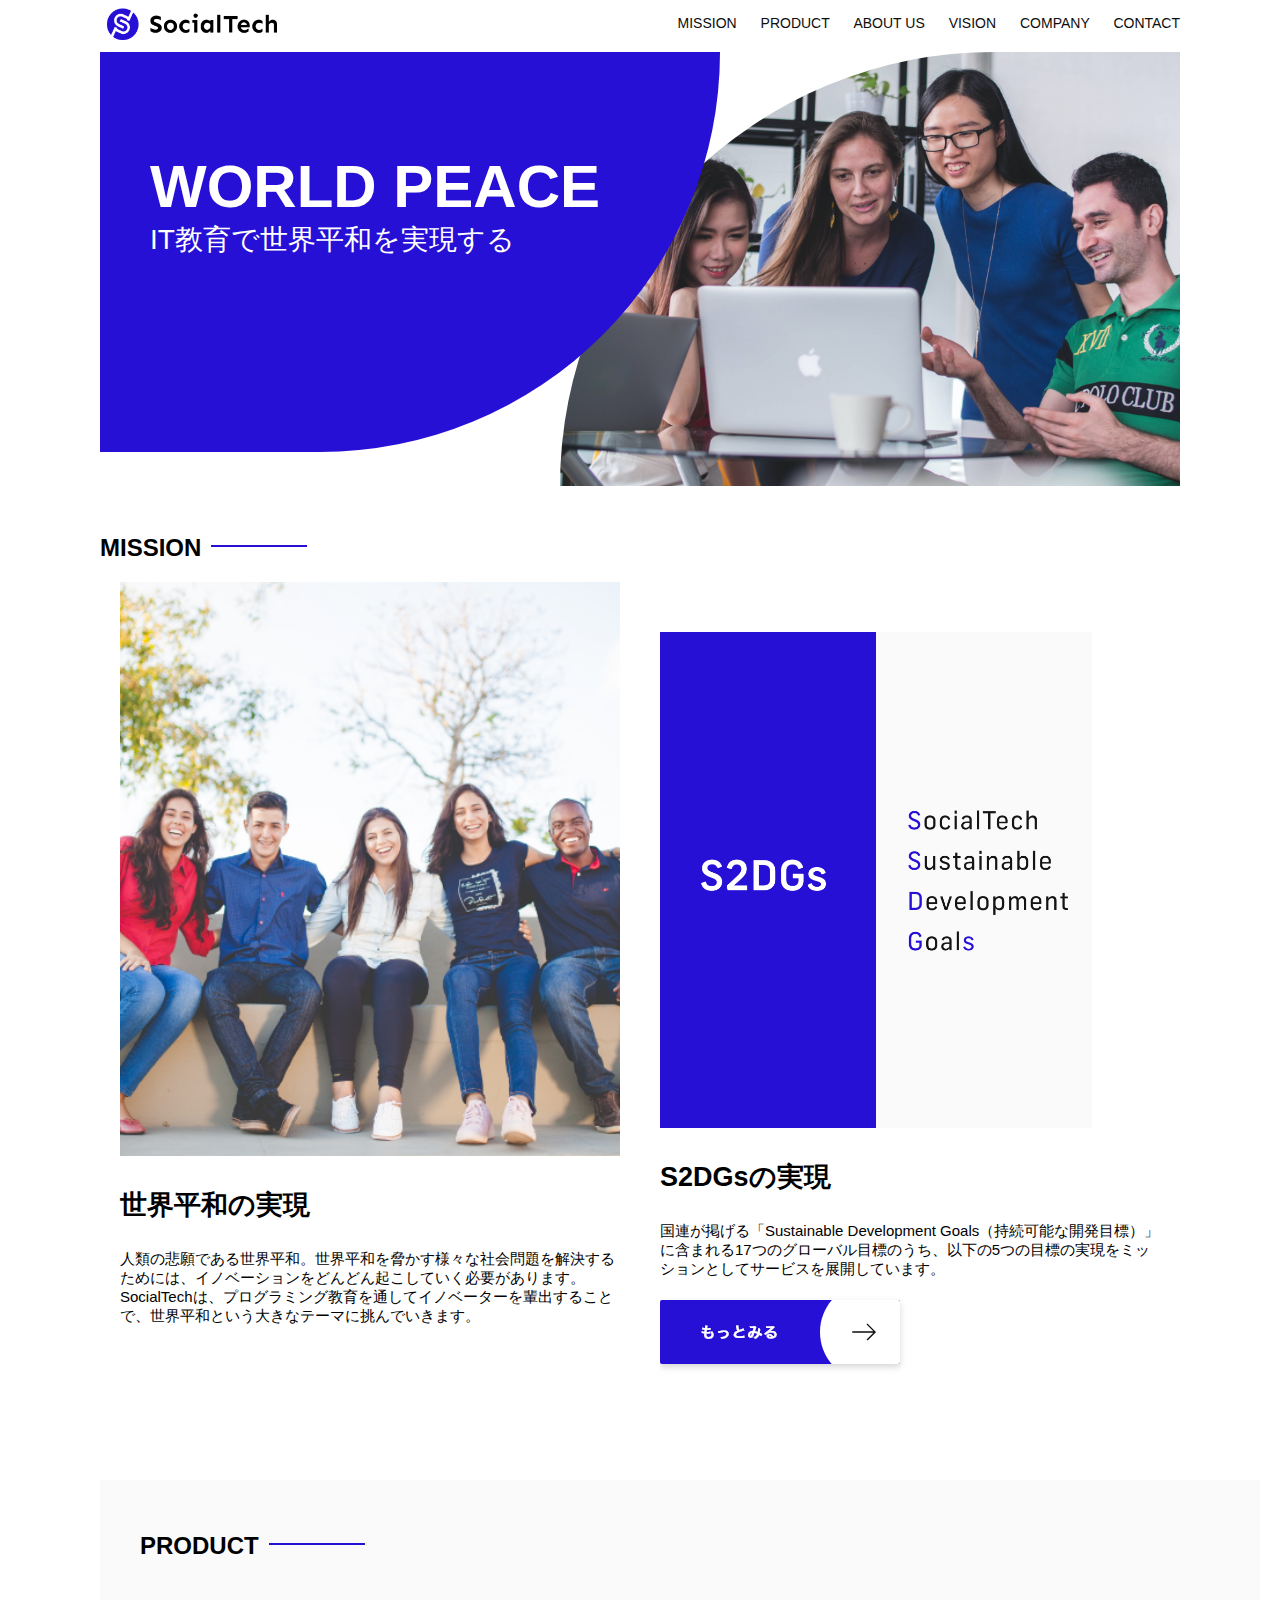
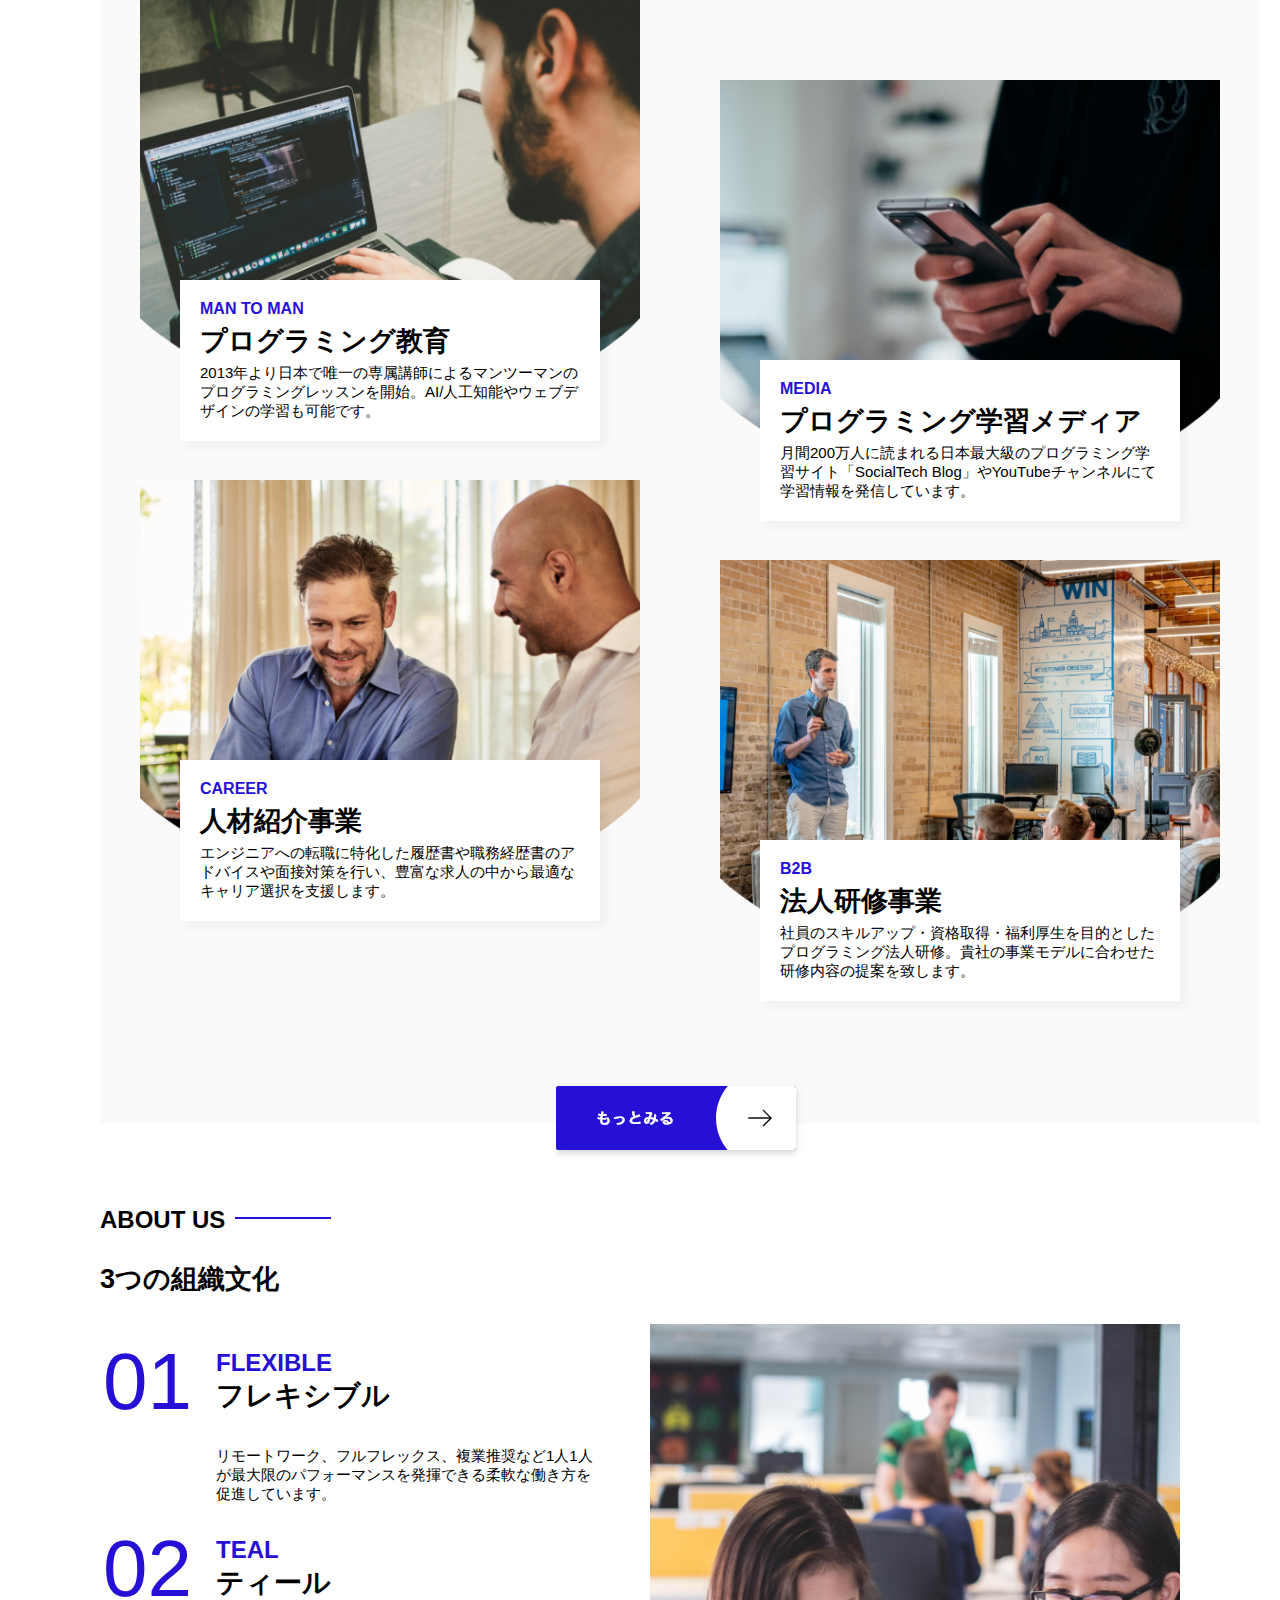
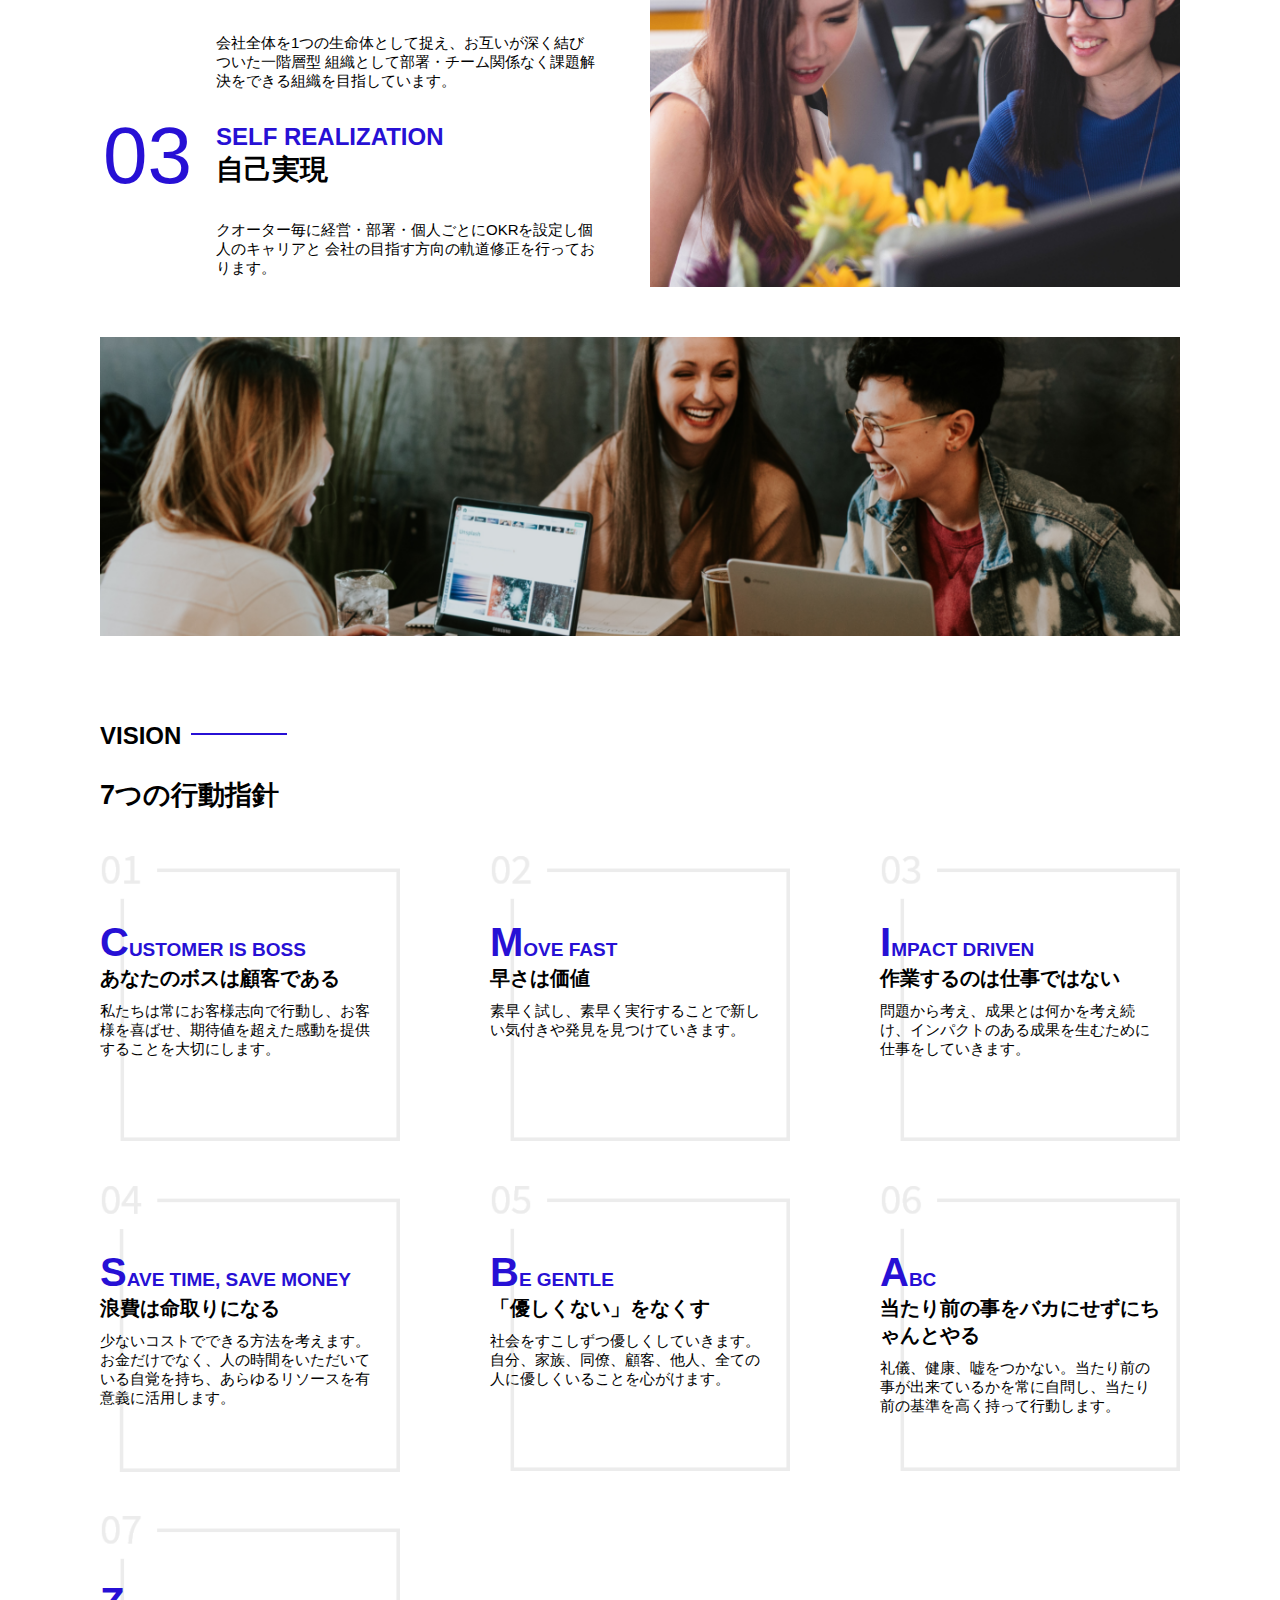
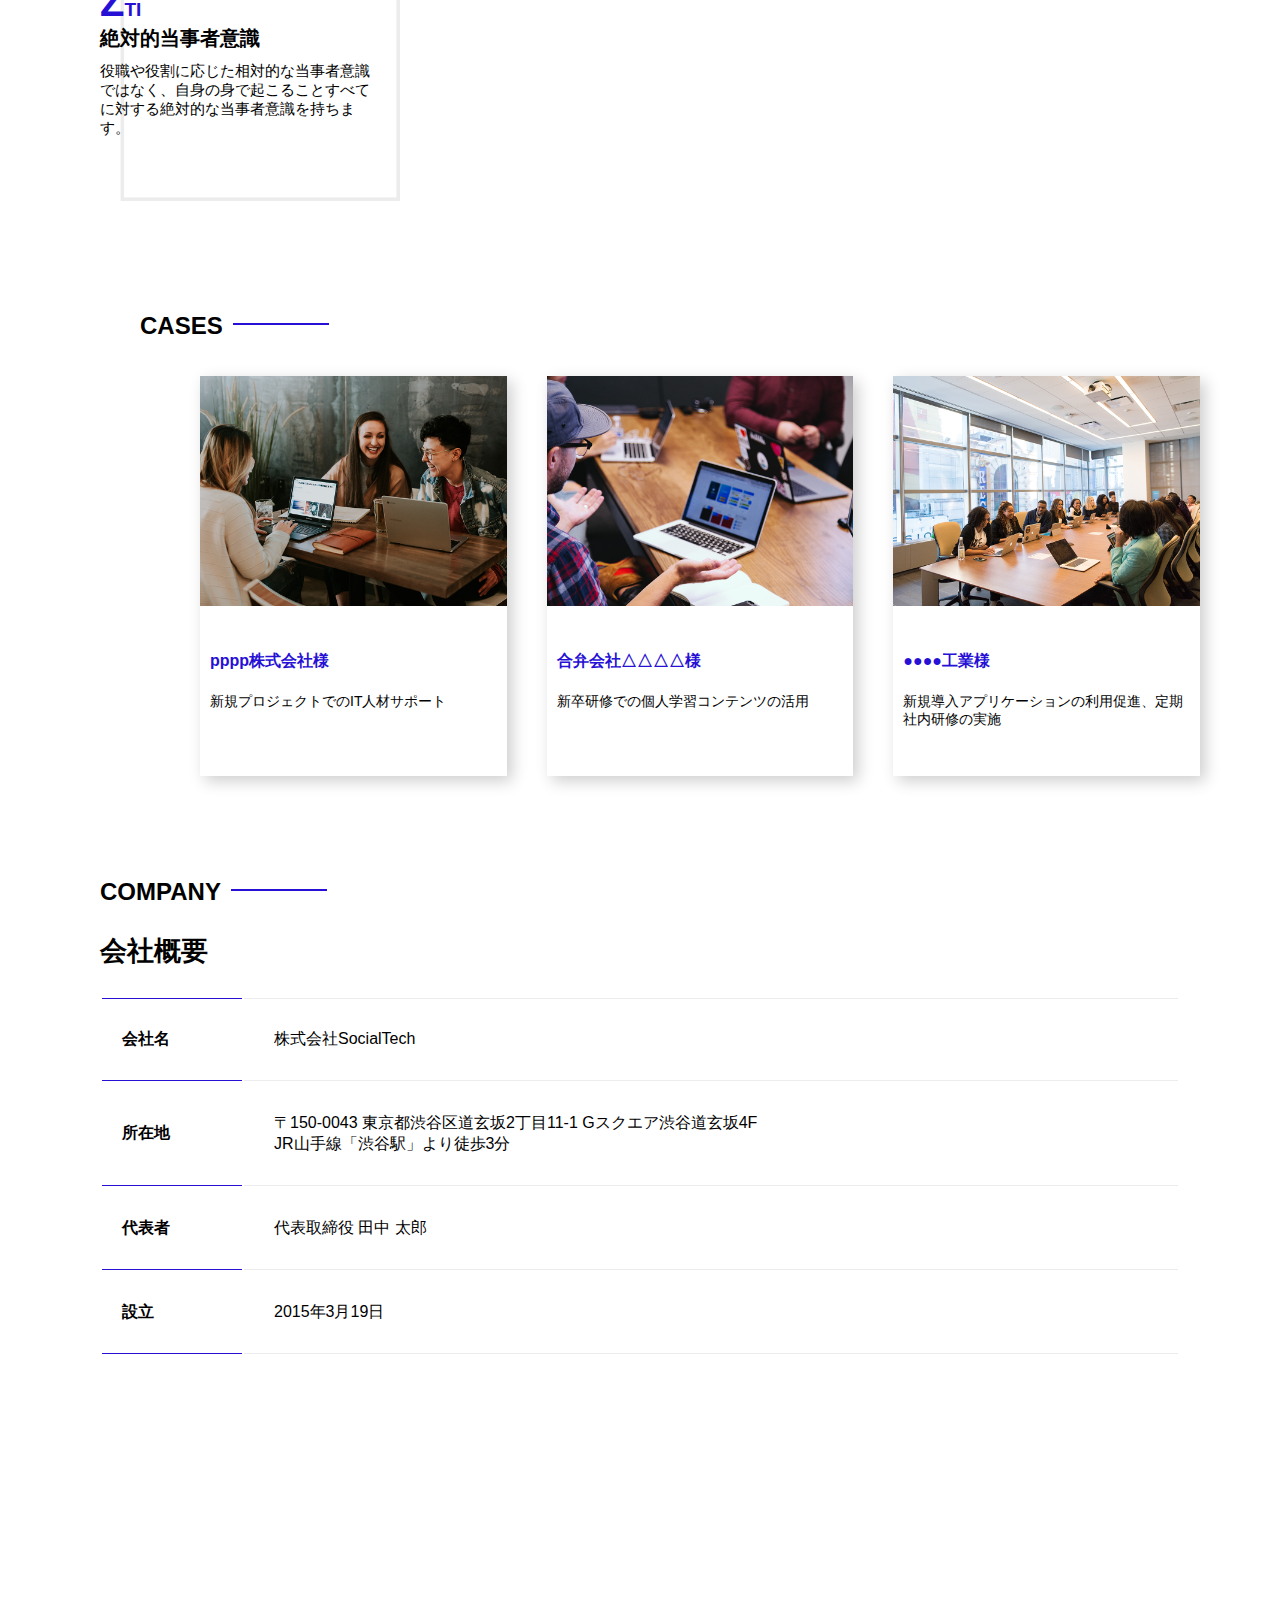
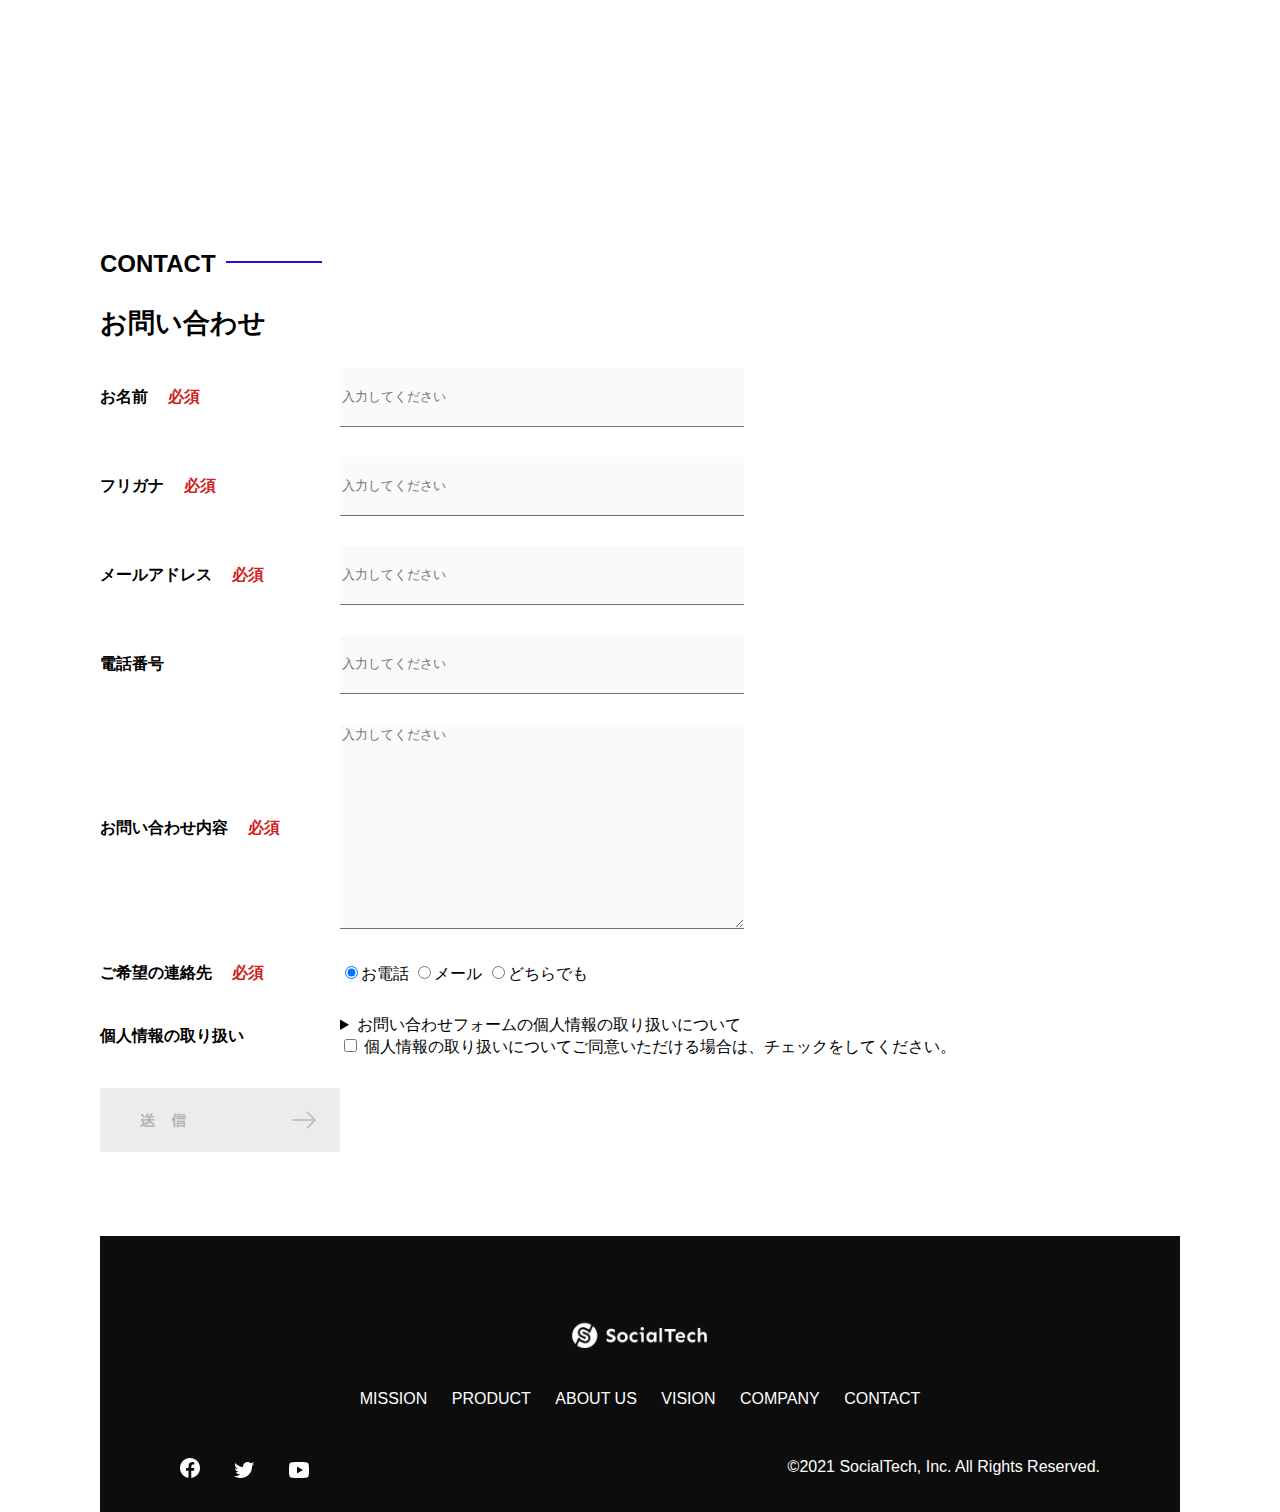
<file: kadai_012/index.html>
<!DOCTYPE html>
<html>
  <head>
    <title>SocialTech</title>
    <meta charset="UTF-8" />
    <meta
      name="description"
      content="SocialTechはEdTech業界のリーディングカンパニーを目指します。"
    />
    <meta name="viewport" content="width=device-width, initial-scale=1.0" />
    <link rel="stylesheet" href="style.css" />
  </head>
  <body>
    <!-- ヘッダー -->
    <header>
      <!-- ロゴ -->
      <a href="index.html" id="logo"
        ><img src="images/logo.png" alt="トップページに戻る"
      /></a>

      <!-- PC用ナビゲーション -->
      <nav id="nav-pc">
        <a href="mission.html">MISSION</a>
        <a href="product.html">PRODUCT</a>
        <a href="index.html#aboutus">ABOUT US</a>
        <a href="index.html#vision">VISION</a>
        <a href="index.html#company">COMPANY</a>
        <a href="index.html#contact">CONTACT</a>
      </nav>
    </header>
    <main>
      <article>
        <!-- メインビジュアル -->
        <section id="main-visual">
          <div id="main-message">
            <h1>WORLD PEACE</h1>
            <p>IT教育で世界平和を実現する</p>
          </div>
          <img
            src="images/index/index-main.png"
            alt="PCの周りに集まる多国籍の仲間たち"
          />
        </section>
        <!--ミッション-->
        <section id="mission">
          <h2 class="index-h2">MISSION</h2>
          <div id="mission-flex">
            <div>
              <img
                id="mission-photo"
                src="images/index/index-mission.png"
                alt="屋外のベンチで写真を撮影する多国籍の仲間たち"
              />
              <h3>世界平和の実現</h3>
              <p>
                人類の悲願である世界平和。世界平和を脅かす様々な社会問題を解決するためには、イノベーションをどんどん起こしていく必要があります。SocialTechは、プログラミング教育を通してイノベーターを輩出することで、世界平和という大きなテーマに挑んでいきます。
              </p>
            </div>
            <div>
              <img id="s2dgs" src="images/index/s2dgs.png" alt="S2DGs" />
              <h3>S2DGsの実現</h3>
              <p>
                国連が掲げる「Sustainable Development
                Goals（持続可能な開発目標）」に含まれる17つのグローバル目標のうち、以下の5つの目標の実現をミッションとしてサービスを展開しています。
              </p>
              <a href="mission.html">
                <img src="images/button-more.png" alt="もっとみる" />
              </a>
            </div>
          </div>
        </section>
        <!-- プロダクト -->
        <section id="product">
          <h2 class="index-h2">PRODUCT</h2>
          <div>
            <div id="product-left">
              <div>
                <img
                  class="product-photo"
                  src="images/index/index-mantoman.png"
                  alt="PCでコードを書く男性"
                />
                <div class="product-explain">
                  <span>MAN TO MAN</span>
                  <h3>プログラミング教育</h3>
                  <p>
                    2013年より日本で唯一の専属講師によるマンツーマンのプログラミングレッスンを開始。AI/人工知能やウェブデザインの学習も可能です。
                  </p>
                </div>
              </div>
              <div>
                <img
                  class="product-photo"
                  src="images/index/index-career.png"
                  alt="笑顔で話し合う2人の男性"
                />
                <div class="product-explain">
                  <span>CAREER</span>
                  <h3>人材紹介事業</h3>
                  <p>
                    エンジニアへの転職に特化した履歴書や職務経歴書のアドバイスや面接対策を行い、豊富な求人の中から最適なキャリア選択を支援します。
                  </p>
                </div>
              </div>
            </div>
            <div id="product-right">
              <div>
                <img
                  class="product-photo"
                  src="images/index/index-media.png"
                  alt="スマートフォンを操作する人"
                />
                <div class="product-explain">
                  <span>MEDIA</span>
                  <h3>プログラミング学習メディア</h3>
                  <p>
                    月間200万人に読まれる日本最大級のプログラミング学習サイト「SocialTech
                    Blog」やYouTubeチャンネルにて学習情報を発信しています。
                  </p>
                </div>
              </div>
              <div>
                <img
                  class="product-photo"
                  src="images/index/index-b2b.png"
                  alt="講演中の男性とそれを聴く人々"
                />
                <div class="product-explain">
                  <span>B2B</span>
                  <h3>法人研修事業</h3>
                  <p>
                    社員のスキルアップ・資格取得・福利厚生を目的としたプログラミング法人研修。貴社の事業モデルに合わせた研修内容の提案を致します。
                  </p>
                </div>
              </div>
            </div>
          </div>
          <div>
            <a id="product-more" href="product.html">
              <img src="images/button-more.png" alt="もっとみる" />
            </a>
          </div>
        </section>
        <!---ABOUT US-->
        <section id="aboutus">
          <h2 class="index-h2">ABOUT US</h2>
          <h3>3つの組織文化</h3>
          <div>
            <table class="culture-table">
              <tr>
                <td>
                  <span class="culture-num">01</span>
                </td>
                <td>
                  <span class="culture-en">FLEXIBLE</span>
                  <span class="culture-jp">フレキシブル</span>
                </td>
              </tr>
              <tr>
                <td>
                  <!--空のセル-->
                </td>
                <td>
                  <p class="culture-description">
                    リモートワーク、フルフレックス、複業推奨など1人1人が最大限のパフォーマンスを発揮できる柔軟な働き方を促進しています。
                  </p>
                </td>
              </tr>
              <tr>
                <td>
                  <span class="culture-num">02</span>
                </td>
                <td>
                  <span class="culture-en">TEAL</span>
                  <span class="culture-jp">ティール</span>
                </td>
              </tr>
              <tr>
                <td>
                  <!--空のセル-->
                </td>
                <td>
                  <p class="culture-description">
                    会社全体を1つの生命体として捉え、お互いが深く結びついた一階層型
                    組織として部署・チーム関係なく課題解決をできる組織を目指しています。
                  </p>
                </td>
              </tr>
              <tr>
                <td>
                  <span class="culture-num">03</span>
                </td>
                <td>
                  <span class="culture-en">SELF REALIZATION</span>
                  <span class="culture-jp">自己実現</span>
                </td>
              </tr>
              <tr>
                <td>
                  <!--空のセル-->
                </td>
                <td>
                  <p class="culture-description">
                    クオーター毎に経営・部署・個人ごとにOKRを設定し個人のキャリアと
                    会社の目指す方向の軌道修正を行っております。
                  </p>
                </td>
              </tr>
            </table>
            <img
              class="culture-img"
              src="images/index/index-aboutus1.png"
              alt="笑顔で話し合う2人の女性"
            />
          </div>
          <img
            class="culture-img2"
            src="images/index/index-aboutus2.png"
            alt="笑顔で話し合う3人の男女"
          />
        </section>
        <!-- VISION -->
        <section id="vision">
          <h2 class="index-h2">VISION</h2>
          <h3>7つの行動指針</h3>
          <div>
            <div class="vision-box">
              <img src="images/index/vision-01.png" alt="01" />
              <span>
                <h4>CUSTOMER IS BOSS</h4>
                <h5>あなたのボスは顧客である</h5>
                <p>
                  私たちは常にお客様志向で行動し、お客様を喜ばせ、期待値を超えた感動を提供することを大切にします。
                </p>
              </span>
            </div>
            <div class="vision-box">
              <img src="images/index/vision-02.png" alt="02" />
              <span>
                <h4>MOVE FAST</h4>
                <h5>早さは価値</h5>
                <p>
                  素早く試し、素早く実行することで新しい気付きや発見を見つけていきます。
                </p>
              </span>
            </div>
            <div class="vision-box">
              <img src="images/index/vision-03.png" alt="03" />
              <span>
                <h4>IMPACT DRIVEN</h4>
                <h5>作業するのは仕事ではない</h5>
                <p>
                  問題から考え、成果とは何かを考え続け、インパクトのある成果を生むために仕事をしていきます。
                </p>
              </span>
            </div>
            <div class="vision-box">
              <img src="images/index/vision-04.png" alt="04" />
              <span>
                <h4>SAVE TIME, SAVE MONEY</h4>
                <h5>浪費は命取りになる</h5>
                <p>
                  少ないコストでできる方法を考えます。お金だけでなく、人の時間をいただいている自覚を持ち、あらゆるリソースを有意義に活用します。
                </p>
              </span>
            </div>
            <div class="vision-box">
              <img src="images/index/vision-05.png" alt="05" />
              <span>
                <h4>BE GENTLE</h4>
                <h5>「優しくない」をなくす</h5>
                <p>
                  社会をすこしずつ優しくしていきます。自分、家族、同僚、顧客、他人、全ての人に優しくいることを心がけます。
                </p>
              </span>
            </div>
            <div class="vision-box">
              <img src="images/index/vision-06.png" alt="06" />
              <span>
                <h4>ABC</h4>
                <h5>当たり前の事をバカにせずにちゃんとやる</h5>
                <p>
                  礼儀、健康、嘘をつかない。当たり前の事が出来ているかを常に自問し、当たり前の基準を高く持って行動します。
                </p>
              </span>
            </div>
            <div class="vision-box">
              <img src="images/index/vision-07.png" alt="07" />
              <span>
                <h4>ZTI</h4>
                <h5>絶対的当事者意識</h5>
                <p>
                  役職や役割に応じた相対的な当事者意識ではなく、自身の身で起こることすべてに対する絶対的な当事者意識を持ちます。
                </p>
              </span>
            </div>
          </div>
        </section>
        <!-- CASES -->
        <section id="cases">
          <h2 class="index-h2">CASES</h2>
          <ul>
            <li class="case-card">
              <img class="case-img" src="images/index/case-1.png" alt="仲良く語り合う3人">
              <div class="case-info">
                <h4 class="case-name">pppp株式会社様</h4>
                <p class="case-content">新規プロジェクトでのIT人材サポート</p>
              </div>
            </li>
            <li class="case-card">
              <img class="case-img" src="images/index/case-2.png" alt="PCでコンテンツを見る">
              <div class="case-info">
                <h4 class="case-name">合弁会社△△△△様</h4>
                <p class="case-content">新卒研修での個人学習コンテンツの活用</p>
              </div>
            </li>
            <li class="case-card">
              <img class="case-img" src="images/index/case-3.png" alt="社内研修中の会議室">
              <div class="case-info">
                <h4 class="case-name">●●●●工業様</h4>
                <p class="case-content">新規導入アプリケーションの利用促進、定期社内研修の実施</p>
              </div>
            </li>
          </ul>

        </section>

        <!-- COMPANY -->
        <section id="company">
          <h2 class="index-h2">COMPANY</h2>
          <h3>会社概要</h3>
          <table id="company-table">
            <tr>
              <th class="tableheader-first">会社名</th>
              <td class="cell-first">株式会社SocialTech</td>
            </tr>
            <tr>
              <th class="tableheader">所在地</th>
              <td class="cell">
                〒150-0043 東京都渋谷区道玄坂2丁目11-1 Gスクエア渋谷道玄坂4F<br />JR山手線「渋谷駅」より徒歩3分
              </td>
            </tr>
            <tr>
              <th class="tableheader">代表者</th>
              <td class="cell">代表取締役 田中 太郎</td>
            </tr>
            <tr>
              <th class="tableheader">設立</th>
              <td class="cell">2015年3月19日</td>
            </tr>
          </table>
          <iframe
            src="https://www.google.com/maps/embed?pb=!1m18!1m12!1m3!1d3241.7759544892483!2d139.69399665123464!3d35.65789123876098!2m3!1f0!2f0!3f0!3m2!1i1024!2i768!4f13.1!3m3!1m2!1s0x60188caa0042e8d1%3A0xba130bea826a7aa2!2z44CSMTUwLTAwNDMg5p2x5Lqs6YO95riL6LC35Yy66YGT546E5Z2C77yS5LiB55uu77yR77yR4oiS77yR!5e0!3m2!1sja!2sjp!4v1636872991912!5m2!1sja!2sjp"
            style="border: 0"
            allowfullscreen=""
            loading="lazy"
          >
          </iframe>
        </section>
        <!-- お問い合わせフォーム -->
        <section id="contact">
          <h2 class="index-h2">CONTACT</h2>
          <h3>お問い合わせ</h3>
          <form>
            <div>
              <div class="contact-heading">
                <label class="contact-label"
                  >お名前<span class="contact-span">必須</span></label
                >
              </div>
              <div class="contact-form">
                <input
                  type="text"
                  name="name"
                  placeholder="入力してください"
                  class="contact-textbox"
                />
              </div>
            </div>
            <div>
              <div class="contact-heading">
                <label class="contact-label"
                  >フリガナ<span class="contact-span">必須</span></label
                >
              </div>
              <div>
                <input
                  type="text"
                  name="hurigana"
                  placeholder="入力してください"
                  class="contact-textbox"
                />
              </div>
            </div>
            <div>
              <div class="contact-heading">
                <label class="contact-label"
                  >メールアドレス<span class="contact-span">必須</span></label
                >
              </div>
              <div>
                <input
                  type="text"
                  name="email"
                  placeholder="入力してください"
                  class="contact-textbox"
                />
              </div>
            </div>
            <div>
              <div class="contact-heading">
                <label class="contact-label">電話番号</label>
              </div>
              <div>
                <input
                  type="text"
                  name="tel"
                  placeholder="入力してください"
                  class="contact-textbox"
                />
              </div>
            </div>
            <div>
              <div class="contact-heading">
                <label class="contact-label"
                  >お問い合わせ内容<span class="contact-span">必須</span></label
                >
              </div>
              <div>
                <textarea
                  class="contact-textarea"
                  placeholder="入力してください"
                  name="message"
                ></textarea>
              </div>
            </div>
            <div>
              <div class="contact-heading">
                <label class="contact-label"
                  >ご希望の連絡先<span class="contact-span">必須</span></label
                >
              </div>
              <div>
                <input
                  class="radiobutton"
                  type="radio"
                  value="tel"
                  name="contact"
                  checked
                /><label>お電話</label>
                <input
                  class="radiobutton"
                  type="radio"
                  value="mail"
                  name="contact"
                /><label>メール</label>
                <input
                  class="radiobutton"
                  type="radio"
                  value="both"
                  name="contact"
                /><label>どちらでも</label>
              </div>
            </div>
            <div>
              <div class="contact-heading">
                <label class="contact-label">個人情報の取り扱い</label>
              </div>
              <div>
                <details>
                  <summary>
                    お問い合わせフォームの個人情報の取り扱いについて
                  </summary>
                  <div>
                    <span>１．組織の名称又は氏名</span><br />
                    株式会社SocialTech<br /><br />
                    <span
                      >２．個人情報保護管理者（若しくはその代理人）の氏名又は職名、所属及び連絡先
                      鈴木 一郎 コーポレート部</span
                    ><br />
                    メールアドレス：support@socialtech.net<br />
                    TEL：03-xxxx-xxxx<br />
                    <span>３．個人情報の利用目的</span><br />
                    ・本サービス及び本サービスに関連する情報の提供又はそれらに関する連絡のため<br />
                    ・ユーザーの本人確認のため<br />
                    ・当社サービスのご案内のため<br />
                    ・当社の商品等の広告または宣伝（電子メールによるものを含むものとします。）<br /><br />
                    <span>４．個人情報の取り扱い業務の委託</span><br />
                    個人情報の取扱業務の全部または一部を外部に業務委託する場合があります。<br />
                    その際、弊社は、個人情報を適切に保護できる管理体制を敷き実行していることを条件として<br />
                    委託先を厳選したうえで、機密保持契約を委託先と締結し、お客様の個人情報を厳密に管理させます。<br /><br />
                    <span>５．個人情報の開示等の請求</span><br />
                    お客様は、弊社に対してご自身の個人情報の開示等（利用目的の通知、開示、内容の訂正・追加・削除、利用の停止または消去、第三者への提供の停止）に関して、当社問合わせ窓口に申し出ることができます。<br />
                    その際、弊社はお客様ご本人を確認させていただいたうえで、合理的な期間内に対応いたします。<br /><br />
                    なお、個人情報に関する弊社問合わせ先は、次の通りです。<br /><br />
                    株式会社SocialTech　個人情報問合せ窓口<br />
                    〒150-0043　東京都渋谷区道玄坂2丁目11-1 Ｇスクエア渋谷道玄坂
                    4F<br />
                    メールアドレス：support@socialtech.net　TEL：03-xxxx-xxxx<br /><br />
                    <span>６．個人情報を提供されることの任意性について</span
                    ><br /><br />
                    お客様がご自身の個人情報を弊社に提供されるか否かは、お客様のご判断によりますが、もしご提供されない場合には、適切なサービスが提供できない場合がありますので予めご了承ください。
                  </div>
                </details>
                <input type="checkbox" name="agree" />
                <span
                  >個人情報の取り扱いについてご同意いただける場合は、チェックをしてください。</span
                >
              </div>
            </div>
            <input
              type="image"
              value="Submit"
              src="images/button-submit.png"
              alt="送信する"
            />
          </form>
        </section>
      </article>
      <footer>
        <div id="footer-logo">
          <img src="images/logo-sp.png" alt="SocialTech" />
        </div>
        <div id="footer-link">
          <a href="mission.html">MISSION</a>
          <a href="product.html">PRODUCT</a>
          <a href="index.html#aboutus">ABOUT US</a>
          <a href="index.html#vision">VISION</a>
          <a href="index.html#company">COMPANY</a>
          <a href="index.html#contact">CONTACT</a>
        </div>
        <div id="sns-footer">
          <a href="https://www.facebook.com/sejuku2013"
            ><img src="images/button-facebook.png" alt="Facebookのリンク"
          /></a>
          <a href="https://twitter.com/samuraijuku"
            ><img src="images/button-twitter.png" alt="Twitterのリンク"
          /></a>
          <a href="https://www.youtube.com/channel/UCCFOQO5aDK0xXam4cUQXT8g"
            ><img src="images/button-youtube.png" alt="YouTubeのリンク"
          /></a>
          <span id="copyright"
            >&copy;2021 SocialTech, Inc. All Rights Reserved.
          </span>
        </div>
      </footer>
    </main>
  </body>
</html>
</file>
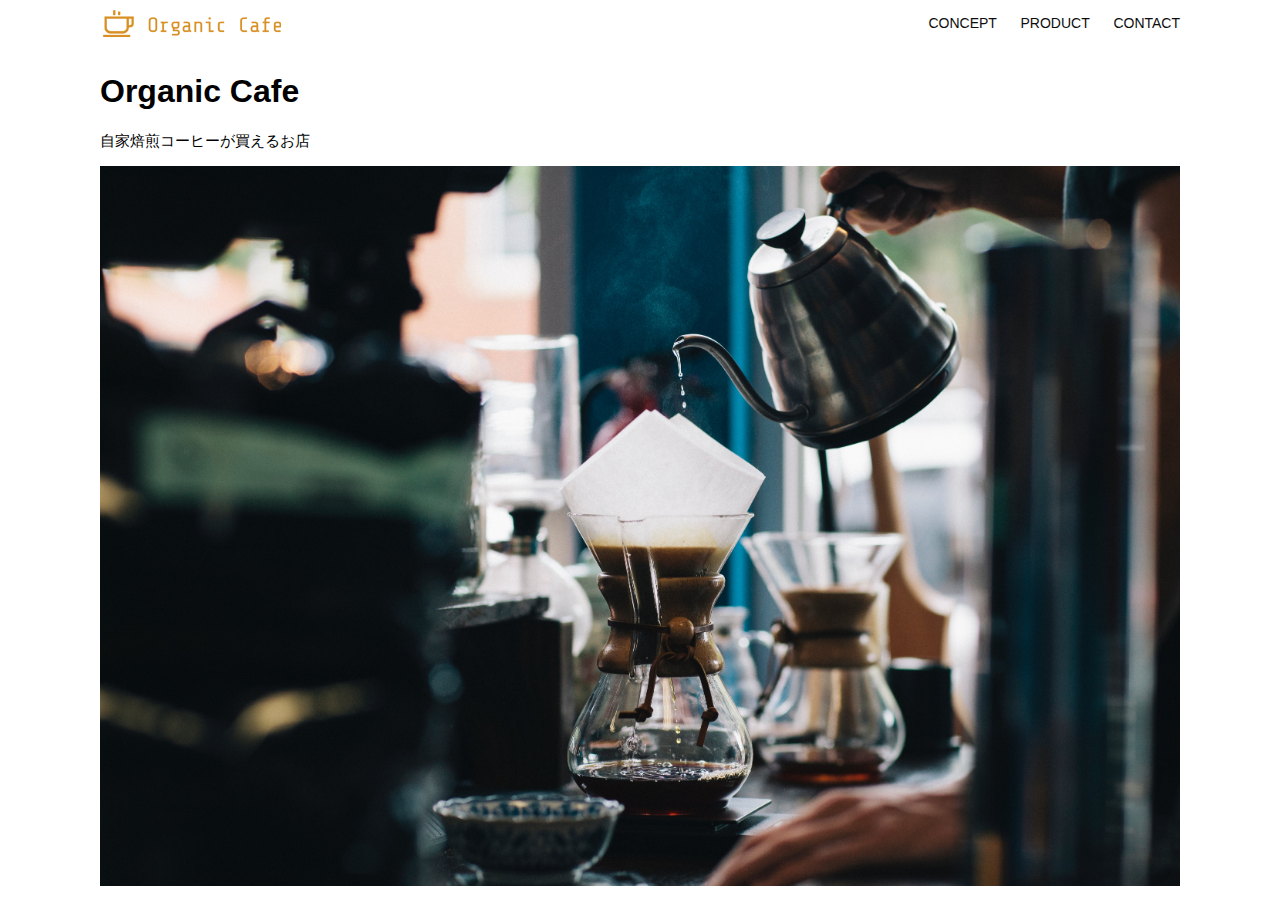
<file: kadai_013/index.html>
<!DOCTYPE html>
<html>
  <head>
    <title>Organic Cafe</title>
    <meta charset="UTF-8" />
    <meta
      name="description"
      content="自家焙煎のコーヒーがお家で楽しめるOrganic Cafe"
    />
    <meta name="viewport" content="width=device-width, initial-scale=1.0" />
    <link rel="stylesheet" href="style.css" />
  </head>
  <body>
    <!-- ヘッダー -->
    <header>
      <!-- ロゴ -->
      <a href="index.html" id="logo"
        ><img src="images/logo.png" alt="トップページに戻る"
      /></a>

      <!-- PC用ナビゲーション -->
      <nav id="nav-pc">
        <a href="index.html#concept">CONCEPT</a>
        <a href="index.html#product">PRODUCT</a>
        <a href="index.html#contact">CONTACT</a>
      </nav>
      <!-- SP用ナビゲーション -->
      <img id="menu-sp" src="images/button-menu.png" alt="ナビゲーションを開く" onclick="document.getElementById('nav-sp').style.display = 'block'">
      <nav id="nav-sp">
        <img id="close" src="images/button-close.png" alt="ナビゲーションを閉じる" onclick="document.getElementById('nav-sp').style.display='none'">
        <a id="logo-sp" href="index.html" onclick="document.getElementById('nav-sp').style.display = 'none'"><img src="images/logo-sp.png" alt="トップページに戻る"></a>
        <a class="menu" href="index.html#concept" onclick="document.getElementById('nav-sp').style.display = 'none'">CONCEPT</a>
        <a class="menu" href="index.html#product" onclick="document.getElementById('nav-sp').style.display = 'none'">PRODUCT</a>
        <a class="menu" href="index.html#contact" onclick="document.getElementById('nav-sp').style.display = 'none'">CONTACT</a>
      </nav>
    </header>
    <main>
      <article>
        <!-- メインビジュアル -->
        <section id="main-visual">
          <div id="main-message">
            <h1>Organic Cafe</h1>
            <p>自家焙煎コーヒーが買えるお店</p>
          </div>
          <img
            src="images/main-image.jpg"
            alt="コーヒーをハンドドリップで淹れる画像"
          />
        </section>
      </article>
    </main>
  </body>
</html>
</file>
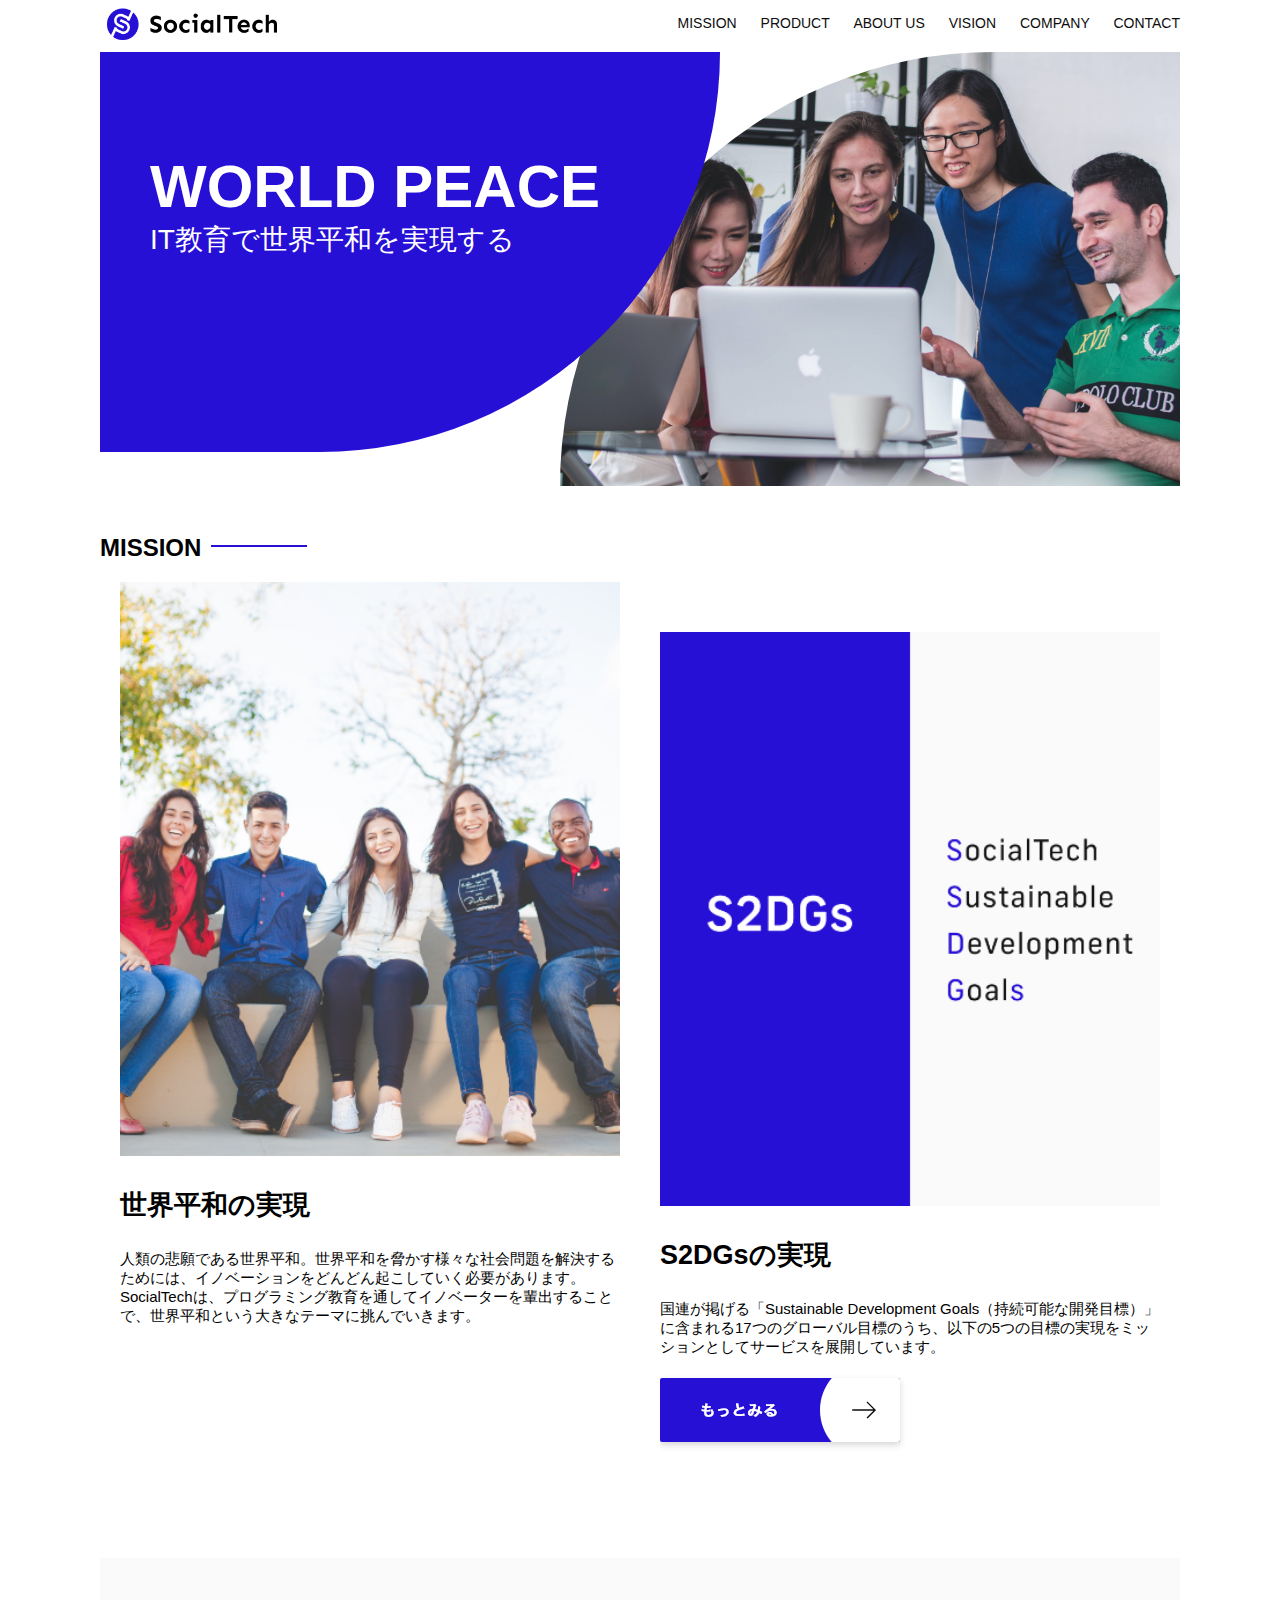
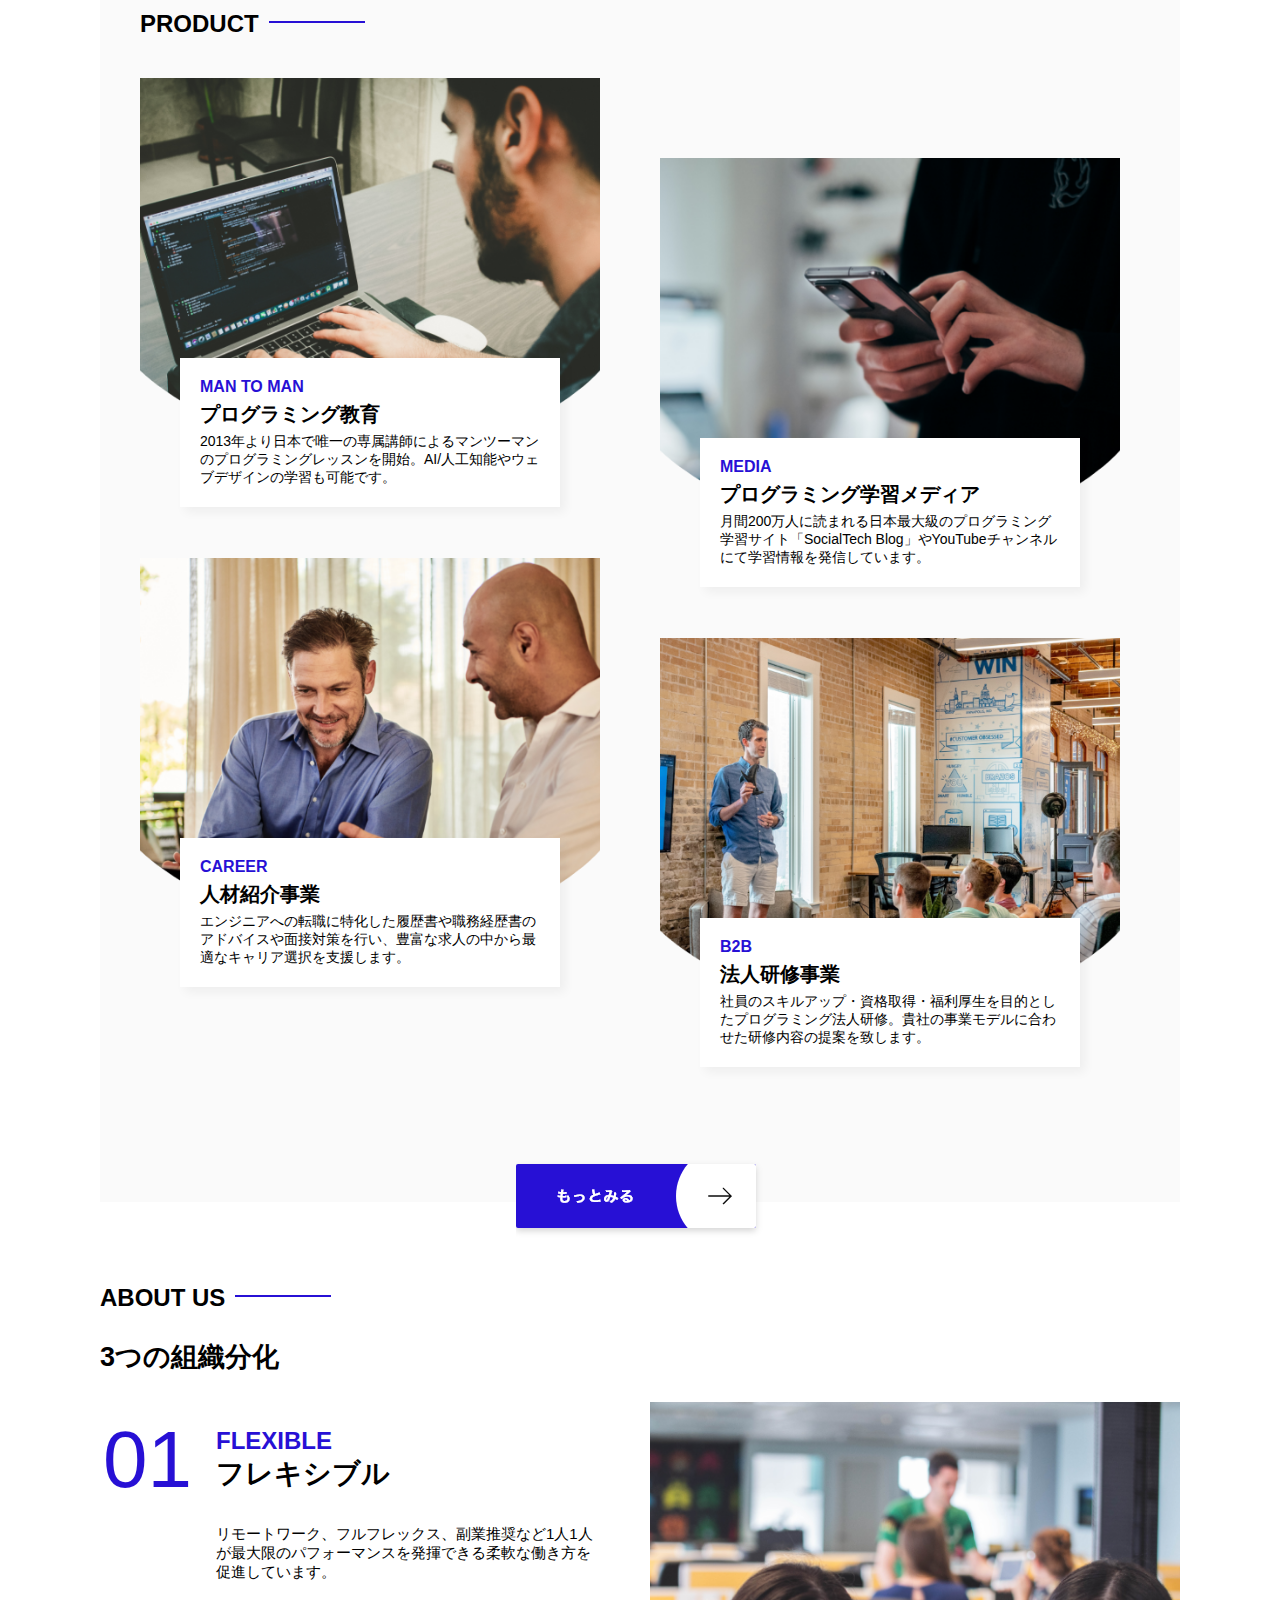
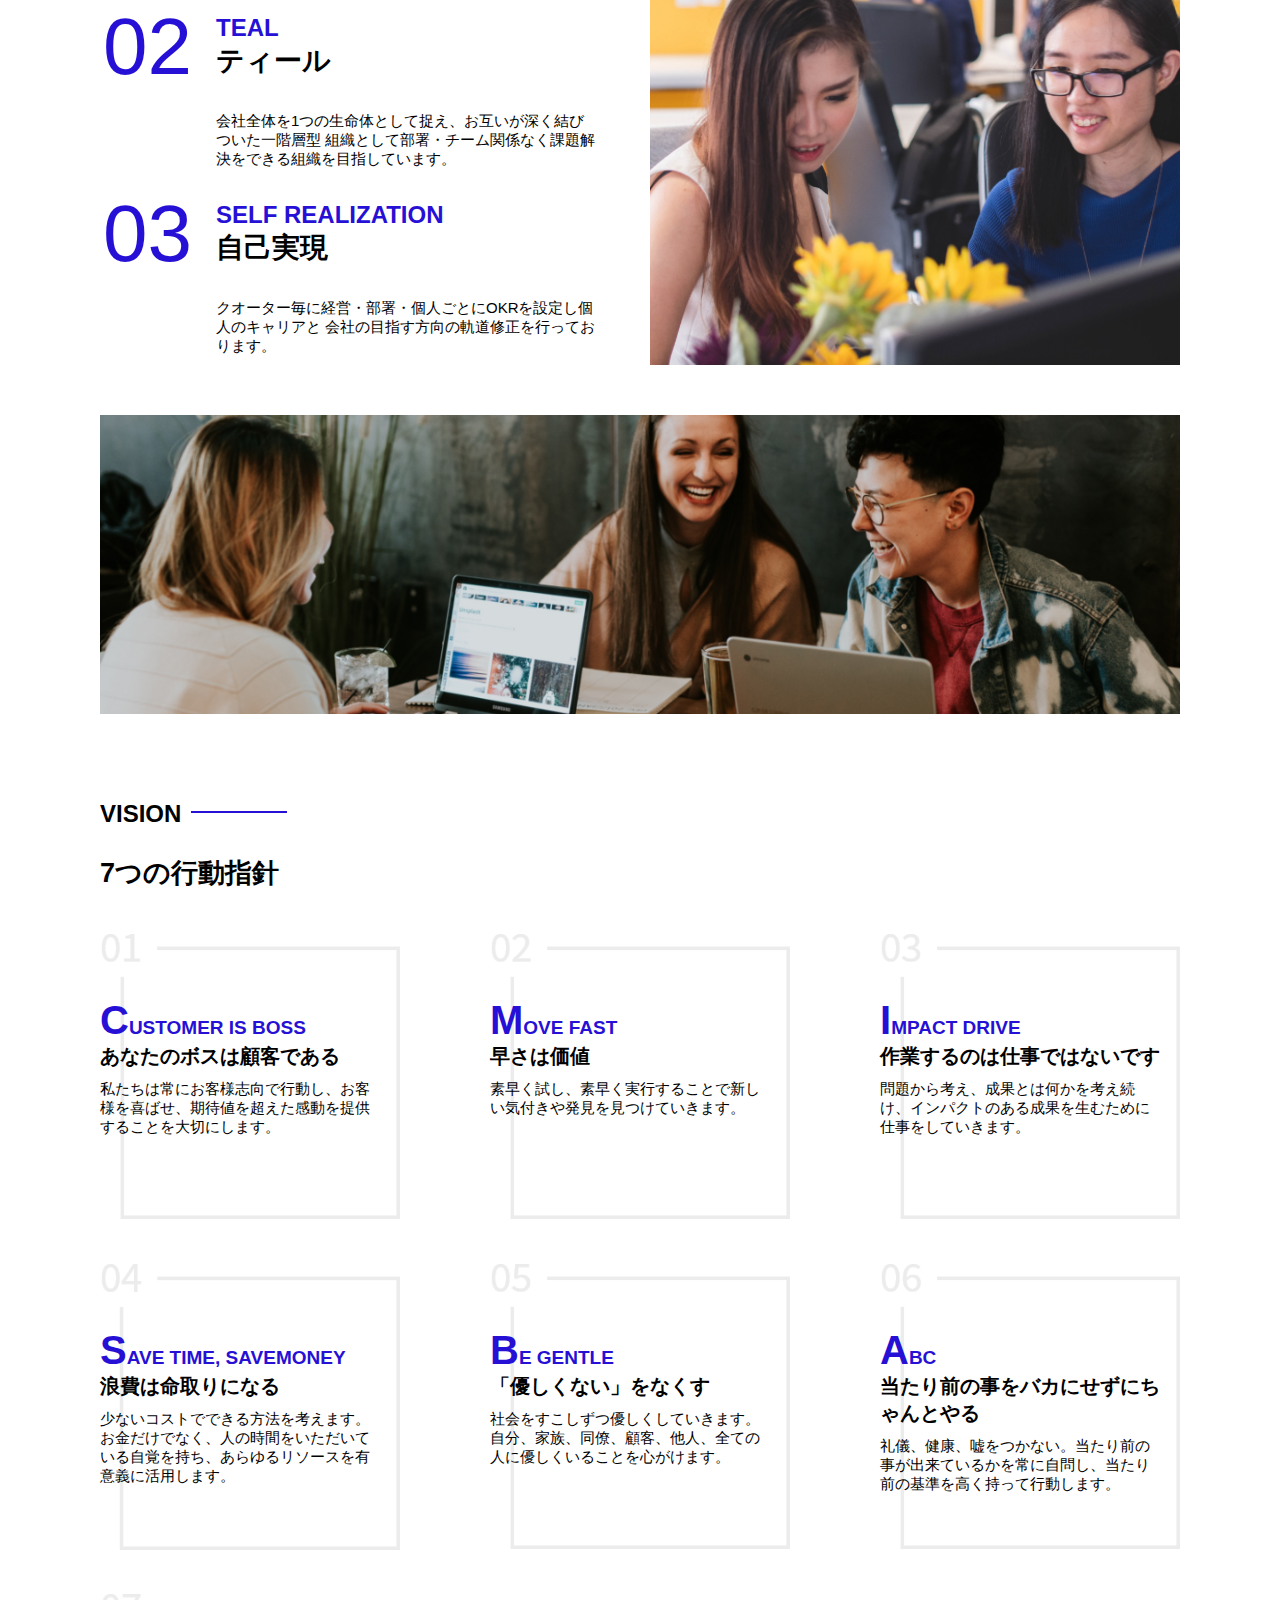
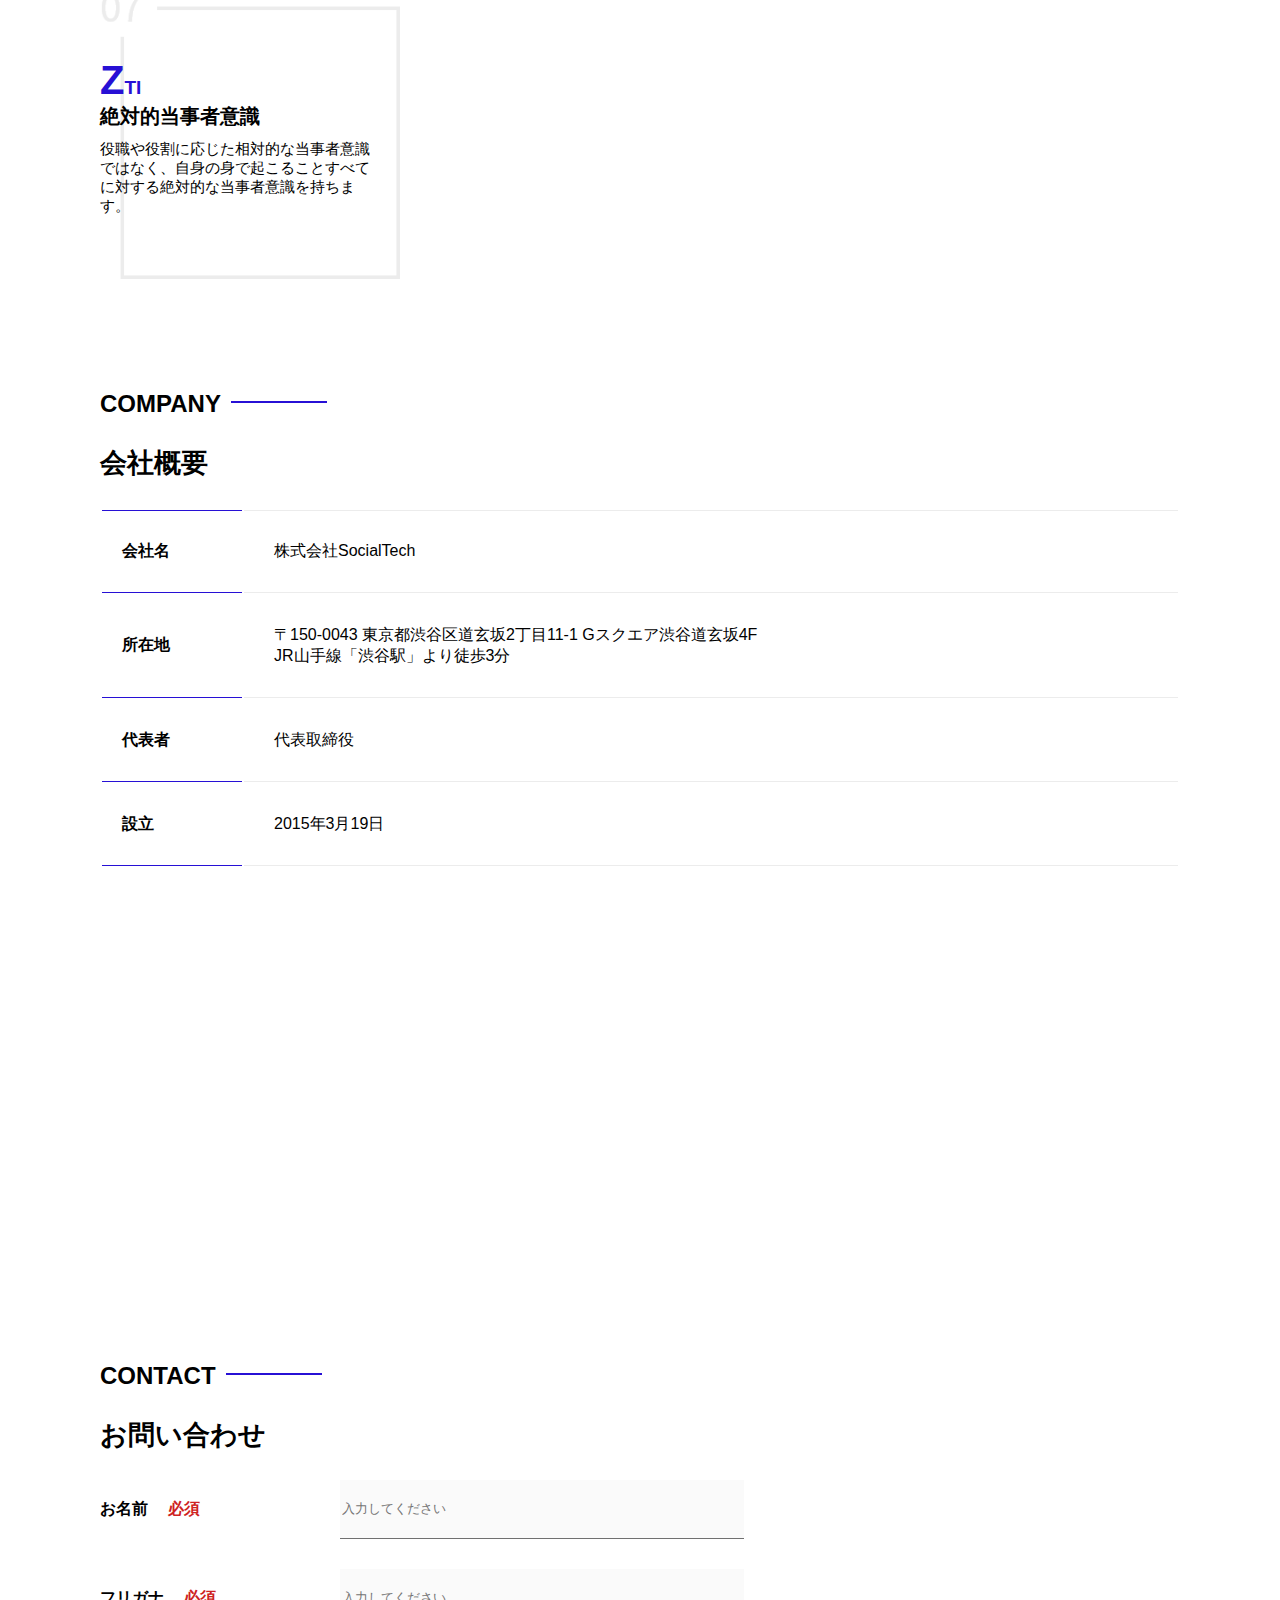
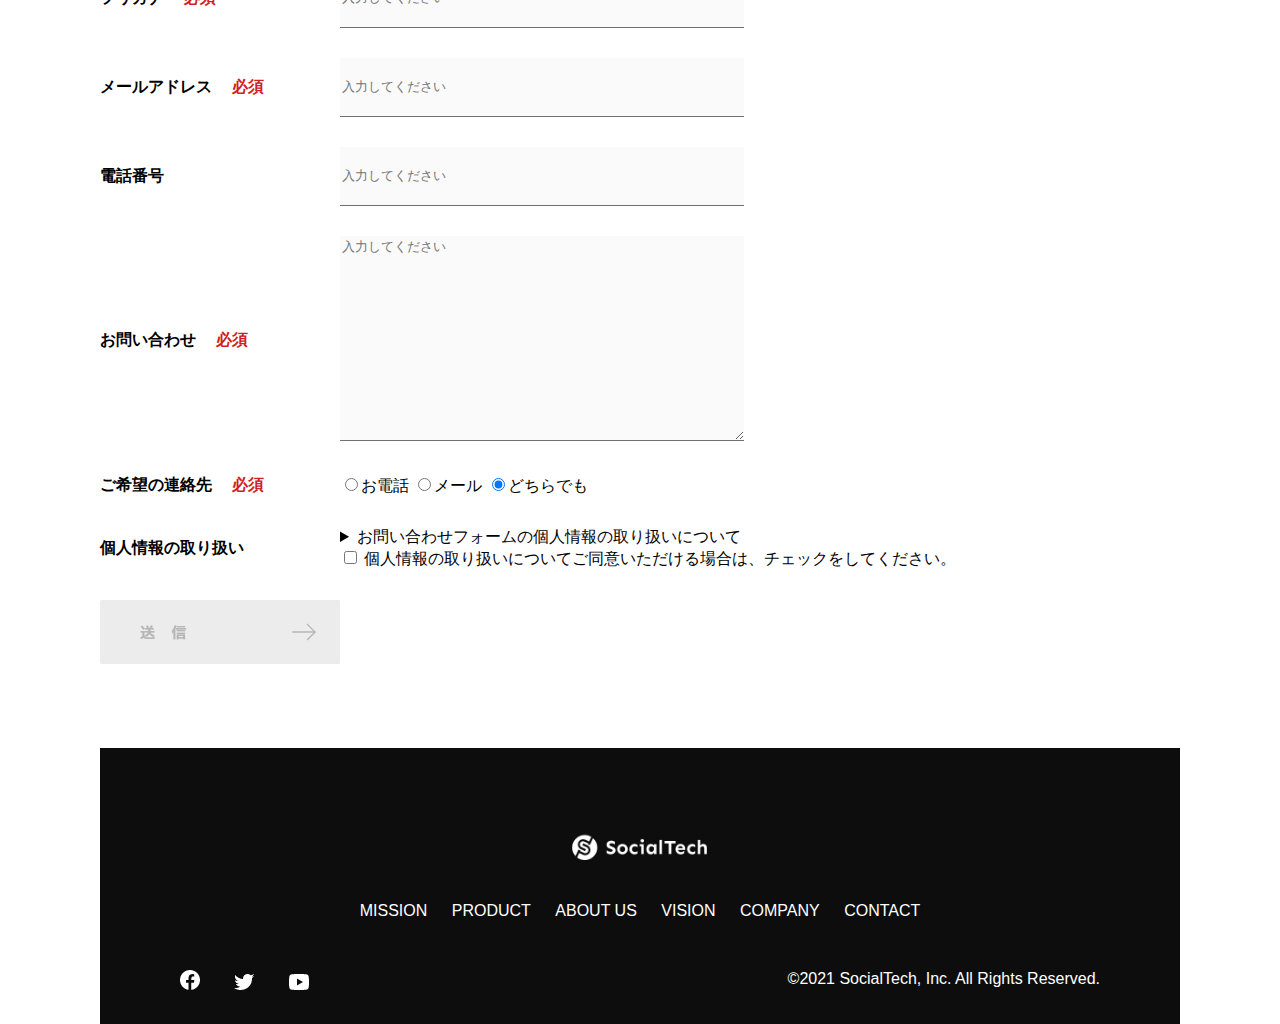
<file: kadai_tutorial_output/index.html>
<!DOCTYPE html>
<html lang="ja">
<head>
  <meta charset="UTF-8">
  <meta name="description" content="SocialTech業界のリーディングカンパニーを目指します。">
  <meta name="viewport" content="width=device-width, initial-scale=1.0">
  <link rel="stylesheet" href="style.css">
  <title>SocialTech</title>
</head>
<body>
  <header>
    <a href="index.html" id="logo"><img src="images/logo.png" alt="トップページに戻る"></a>
    <nav id="nav-pc">
      <a href="mission.html">MISSION</a>
      <a href="product.html">PRODUCT</a>
      <a href="index.html#aboutus">ABOUT US</a>
      <a href="index.html#vision">VISION</a>
      <a href="index.html#company">COMPANY</a>
      <a href="index.html#contact">CONTACT</a>
    </nav>
      <!-- スマホ用メニューボタン -->
      <img id="menu-sp" src="images/button-menu.png" alt="ナビゲーションを開く" onclick="document.getElementById('nav-sp').style.display = 'block'">

      <!--スマホ用ナビゲーション-->
      <nav id="nav-sp">
        <img id="close" src="images/button-close.png" alt="ナビゲーションを閉じる" onclick="document.getElementById('nav-sp').style.display = 'none'">
        <a id="logo-sp" href="index.html" onclick="document.getElementById('nav-sp').style.display = 'none'"><img 
        src="images/logo-sp.png" alt="トップページに戻る"></a>
        <a class="menu" href="mission.html" onclick="document.getElementById('nav-sp').style.display = 'none'">MISSION</a>
        <a class="menu" href="product.html" onclick="document.getElementById('nav-sp').style.display = 'none'">PRODUCT</a>
        <a class="menu" href="index.html#aboutus" onclick="document.getElementById('nav-sp').style.display = 'none'">ABOUTUS</a>
        <a class="menu" href="index.html#vision" onclick="document.getElementById('nav-sp').style.display = 'none'">VISION</a>
        <a class="menu" href="index.html#company" onclick="document.getElementById('nav-sp').style.display = 'none'">COMPANY</a>
        <a class="menu" href="index.html#contact" onclick="document.getElementById('nav-sp').style.display = 'none'">CONTACT</a>
        <div id="sns">
          <a href="https://www.facebook.com/sejuku2013"><img src="images/button-facebook.png" alt="Facebookのリンク"></a>
          <a href="https://twitter.com/samuraijuku"><img src="images/button-twitter.png" alt="Twitterのリンク"></a>
          <a href="https://www.youtube.com/channel/UCCFOQO5aDK0xXam4cUQXT8g"><img src="images/button-youtube.png" alt="YouTubeのリンク"></a>
        </div>
      </nav>
  </header>
  <main>
    <article>
      <!-- メインビジュアル -->
      <section id="main-visual">
        <div id="main-message">
          <h1>WORLD PEACE</h1>
          <p>IT教育で世界平和を実現する</p>
        </div>
        <img src="images/index/index-main.png" alt="PCの周りに集まる多国籍の仲間たち">
      </section>
      <!-- ミッション -->
      <section id="mission">
        <h2 class="index-h2">MISSION</h2>
        <div id="mission-flex"> 
          <div>
            <img id="mission-photo" src="images/index/index-mission.png" alt="屋外のベンチで写真を撮影する多国籍の仲間たち">
            <h3>世界平和の実現</h3>
            <p>
              人類の悲願である世界平和。世界平和を脅かす様々な社会問題を解決するためには、イノベーションをどんどん起こしていく必要があります。SocialTechは、プログラミング教育を通してイノベーターを輩出することで、世界平和という大きなテーマに挑んでいきます。
            </p>
          </div>
          <div>
              <img id="s2dgs" src="images/index/s2dgs.png" alt="S2DGs">
              <h3>S2DGsの実現</h3>
              <p>国連が掲げる「Sustainable Development Goals（持続可能な開発目標）」に含まれる17つのグローバル目標のうち、以下の5つの目標の実現をミッションとしてサービスを展開しています。</p>
              <a href="mission.html">
              <img src="images/button-more.png" alt="もっとみる">
              </a>
          </div>
        </div>
      </section>
      <!-- プロダクト -->
      <section id="product">
        <h2 class="index-h2">PRODUCT</h2>
        <div>
          <div id="product-left">
            <div>
            <img class="product-photo" src="images/index/index-mantoman.png" alt="PCでコードを書く男性">
            <div class="product-explain">
              <span>MAN TO MAN</span>
              <h3>プログラミング教育</h3>
              <p>2013年より日本で唯一の専属講師によるマンツーマンのプログラミングレッスンを開始。AI/人工知能やウェブデザインの学習も可能です。</p>
            </div>
            </div>
            <div>
              <img class="product-photo" src="images/index/index-career.png" alt="笑顔で話し合う2人の男性">
              <div class="product-explain">
                <span>CAREER</span>
                <h3>人材紹介事業</h3>
                <p>エンジニアへの転職に特化した履歴書や職務経歴書のアドバイスや面接対策を行い、豊富な求人の中から最適なキャリア選択を支援します。</p>
              </div>
            </div>
          </div>
          <div id="product-right">
              <div>
                <img class="product-photo" src="images/index/index-media.png" alt="スマートフォンを操作する人">
                  <div class="product-explain">
                    <span>MEDIA</span>
                    <h3>プログラミング学習メディア</h3>
                    <p>月間200万人に読まれる日本最大級のプログラミング学習サイト「SocialTech Blog」やYouTubeチャンネルにて学習情報を発信しています。</p>
                  </div>
                </div>
                <div>
                  <img class="product-photo" src="images/index/index-b2b.png" alt="講演中の男性とそれを聴く人々">
                    <div class="product-explain">
                      <span>B2B</span>
                      <h3>法人研修事業</h3>
                      <p>社員のスキルアップ・資格取得・福利厚生を目的としたプログラミング法人研修。貴社の事業モデルに合わせた研修内容の提案を致します。</p>
                    </div>
              </div>
          </div>
        </div>
        <div>
          <a id="product-more" href="product.html">
            <img src="images/button-more.png" alt="もっと見る">
          </a>
        </div>
      </section>
      <!-- ABOUT US -->
      <section id="aboutus">
        <h2 class="index-h2">ABOUT US</h2>
        <h3>3つの組織分化</h3>
        <div>
          <table class="culture-table">
            <tr>
              <td>
                <span class="culture-num">01</span>
              </td>
              <td>
                <span class="culture-en">FLEXIBLE</span>
                <span class="culture-jp">フレキシブル</span>
              </td>
            </tr>
            <tr>
              <td>
                <!-- 空のセル -->
              </td>
              <td>
                <p class="culture-description">
                  リモートワーク、フルフレックス、副業推奨など1人1人が最大限のパフォーマンスを発揮できる柔軟な働き方を促進しています。
                </p>
              </td>
            </tr>
            <tr>
              <td>
                <span class="culture-num">02</span>
              </td>
              <td>
                <span class="culture-en">TEAL</span>
                <span class="culture-jp">ティール</span>
              </td>
            </tr>
            <tr>
              <td>
                <!-- 空のセル -->
              </td>
              <td>
                <p class="culture-description">
                  会社全体を1つの生命体として捉え、お互いが深く結びついた一階層型
                  組織として部署・チーム関係なく課題解決をできる組織を目指しています。
                </p>
              </td>
            </tr>
            <tr>
              <td>
                <span class="culture-num">03</span>
              </td>
              <td>
                <span class="culture-en">SELF REALIZATION</span>
                <span class="culture-jp">自己実現</span>
              </td>
            </tr>
            <tr>
              <td>
                <!-- 空のセル -->
              </td>
              <td>
                <p class="culture-description">
                  クオーター毎に経営・部署・個人ごとにOKRを設定し個人のキャリアと
                  会社の目指す方向の軌道修正を行っております。
                </p>
              </td>
            </tr>
          </table>
          <img class="culture-img" src="images/index/index-aboutus1.png" alt="笑顔で話し合う2人の女性">
        </div>
        <img class="culture-img2" src="images/index/index-aboutus2.png" alt="笑顔で話合う3人の男女">
      </section>
      <!-- VISION -->
      <section id="vision">
        <h2 class="index-h2">VISION</h2>
        <h3>7つの行動指針</h3>
        <div>
          <div class="vision-box">
            <img src="images/index/vision-01.png" alt="01">
            <span>
              <h4>CUSTOMER IS BOSS</h4>
              <h5>あなたのボスは顧客である</h5>
              <p>私たちは常にお客様志向で行動し、お客様を喜ばせ、期待値を超えた感動を提供することを大切にします。</p>
            </span>
          </div>
          <div class="vision-box">
            <img src="images/index/vision-02.png" alt="02">
            <span>
              <h4>MOVE FAST</h4>
              <h5>早さは価値</h5>
              <p>素早く試し、素早く実行することで新しい気付きや発見を見つけていきます。</p>
            </span>
          </div>
          <div class="vision-box">
            <img src="images/index/vision-03.png" alt="03">
            <span>
              <h4>IMPACT DRIVE</h4>
              <h5>作業するのは仕事ではないです</h5>
              <p>問題から考え、成果とは何かを考え続け、インパクトのある成果を生むために仕事をしていきます。</p>
            </span>
          </div>
          <div class="vision-box">
            <img src="images/index/vision-04.png" alt="04">
            <span>
              <h4>SAVE TIME, SAVEMONEY</h4>
              <h5>浪費は命取りになる</h5>
              <p>少ないコストでできる方法を考えます。お金だけでなく、人の時間をいただいている自覚を持ち、あらゆるリソースを有意義に活用します。</p>
            </span>
          </div>
          <div class="vision-box">
            <img src="images/index/vision-05.png" alt="05">
            <span>
              <h4>BE GENTLE</h4>
              <h5>「優しくない」をなくす</h5>
              <p>社会をすこしずつ優しくしていきます。自分、家族、同僚、顧客、他人、全ての人に優しくいることを心がけます。</p>
            </span>
          </div>
          <div class="vision-box">
            <img src="images/index/vision-06.png" alt="06">
            <span>
              <h4>ABC</h4>
              <h5>当たり前の事をバカにせずにちゃんとやる</h5>
              <p>礼儀、健康、嘘をつかない。当たり前の事が出来ているかを常に自問し、当たり前の基準を高く持って行動します。</p>
            </span>
          </div>
          <div class="vision-box">
            <img src="images/index/vision-07.png" alt="07">
            <span>
              <h4>ZTI</h4>
              <h5>絶対的当事者意識</h5>
              <p>役職や役割に応じた相対的な当事者意識ではなく、自身の身で起こることすべてに対する絶対的な当事者意識を持ちます。</p>
            </span>
          </div>
        </div>           
      </section>
      <!-- COMPANY -->
      <section id="company">
        <h2 class="index-h2">COMPANY</h2>
        <h3>会社概要</h3>
        <table id="company-table">
          <tr>
            <th class="tableheader-first">会社名</th>
            <td class="cell-first">株式会社SocialTech</td>
          </tr>
          <tr>
            <th class="tableheader">所在地</th>
            <td class="cell">〒150-0043 東京都渋谷区道玄坂2丁目11-1 Gスクエア渋谷道玄坂4F<br>JR山手線「渋谷駅」より徒歩3分</td>
          </tr>
          <tr>
            <th class="tableheader">代表者</th>
            <td class="cell">代表取締役</td>
          </tr>
          <tr>
            <th class="tableheader">設立</th>
            <td class="cell">2015年3月19日</td>
          </tr>
        </table>
        <iframe src="https://www.google.com/maps/embed?pb=!1m18!1m12!1m3!1d3241.7771738700353!2d139.6961698!3d35.65786119999999!2m3!1f0!2f0!3f0!3m2!1i1024!2i768!4f13.1!3m3!1m2!1s0x60188b55ffeaaaab%3A0x552bb81dbe5fefb7!2z44CSMTUwLTAwNDMg5p2x5Lqs6YO95riL6LC35Yy66YGT546E5Z2C77yS5LiB55uu77yR77yR4oiS77yR77yR!5e0!3m2!1sja!2sjp!4v1697613368524!5m2!1sja!2sjp" width="600" height="450" style="border:0;" allowfullscreen="" loading="lazy" referrerpolicy="no-referrer-when-downgrade">
        </iframe>
      </section>
      <!-- お問い合わせフォーム -->
      <section id="contact">
        <h2 class="index-h2">CONTACT</h2>
        <h3>お問い合わせ</h3>
        <!-- STATIC FORMSのフォームタグ -->
        <form action="https://api.staticforms.xyz/submit" method="post">
          <input type="text" name="honeypot" style="display:none">
          <!-- STATIC FORMSのアクセスキー -->
          <input type="hidden" name="accessKey" value="52d3279f-1ce3-4559-af50-815ba8534d15">
          <!-- メールのタイトル -->
          <input type="hidden" name="subject" value="Webサイトからお問い合わせがありました" />
          <!-- 送信先のメールアドレスをvalueに設定する -->
          <input type="hidden" name="replyTo" value="gotaro8@gmail.com">
          <!-- redirectToのURLは公開後のURLへリンクする -->
          <input type="hidden" name="redirectTo" value="">
          <div>
            <div class="contact-heading">
              <label class="contact-label">お名前<span class="contact-span">必須</span></label>
            </div>
            <div>
              <input type="text" name="name" placeholder="入力してください" class="contact-textbox">
            </div>
          </div>
          <div>
              <div class="contact-heading">
                <label class="contact-label">フリガナ<span class="contact-span">必須</span></label>
              </div>
              <div>
                <input type="text" name="hurigana" placeholder="入力してください" class="contact-textbox">
              </div>
          </div>
          <div>
                <div class="contact-heading">
                  <label class="contact-label">メールアドレス<span class="contact-span">必須</span></label>
                </div>
                <div>
                  <input type="text" name="email" placeholder="入力してください" class="contact-textbox">
                </div>
          </div>
          <div>
                  <div class="contact-heading">
                    <label class="contact-label">電話番号</label>
                  </div>
                  <div>
                    <input type="text" name="tel" placeholder="入力してください" class="contact-textbox">
                  </div>
          </div>
          <div>
                  <div class="contact-heading">
                    <label class="contact-label">お問い合わせ<span class="contact-span">必須</span></label>
                  </div>
                  <div>
                    <textarea class="contact-textarea" placeholder="入力してください" name="message"></textarea>
                  </div>
          </div>
          <div>
                  <div class="contact-heading">
                    <label class="contact-label">ご希望の連絡先<span class="contact-span">必須</span></label>
                  </div>
                  <div>
                    <input class="radiobutton" type="radio" value="tel" name="contact" checked><label>お電話</label>
                    <input class="radiobutton" type="radio" value="mai;" name="contact" checked><label>メール</label>
                    <input class="radiobutton" type="radio" value="both" name="contact" checked><label>どちらでも</label>
                  </div>
          </div>
          <div>
                  <div class="contact-heading">
                    <label class="contact-label">個人情報の取り扱い</label>
                  </div>
                  <div>
                    <details>
                      <summary>お問い合わせフォームの個人情報の取り扱いについて</summary>
                      <div>
                        <span>１．組織の名称又は氏名</span><br>
                        株式会社SocialTech<br><br>
                        <span>２．個人情報保護管理者（若しくはその代理人）の氏名又は職名、所属及び連絡先
                          鈴木 一郎 コーポレート部</span><br>
                        メールアドレス：support@socialtech.net<br>
                        TEL：03-xxxx-xxxx<br>
                        <span>３．個人情報の利用目的</span><br>
                        ・本サービス及び本サービスに関連する情報の提供又はそれらに関する連絡のため<br>
                        ・ユーザーの本人確認のため<br>
                        ・当社サービスのご案内のため<br>
                        ・当社の商品等の広告または宣伝（電子メールによるものを含むものとします。）<br><br>
                        <span>４．個人情報の取り扱い業務の委託</span><br>
                        個人情報の取扱業務の全部または一部を外部に業務委託する場合があります。<br>
                        その際、弊社は、個人情報を適切に保護できる管理体制を敷き実行していることを条件として<br>
                        委託先を厳選したうえで、機密保持契約を委託先と締結し、お客様の個人情報を厳密に管理させます。<br><br>
                        <span>５．個人情報の開示等の請求</span><br>
                        お客様は、弊社に対してご自身の個人情報の開示等（利用目的の通知、開示、内容の訂正・追加・削除、利用の停止または消去、第三者への提供の停止）に関して、当社問合わせ窓口に申し出ることができます。<br>
                        その際、弊社はお客様ご本人を確認させていただいたうえで、合理的な期間内に対応いたします。<br><br>
                        なお、個人情報に関する弊社問合わせ先は、次の通りです。<br><br>
                        株式会社SocialTech　個人情報問合せ窓口<br>
                        〒150-0043　東京都渋谷区道玄坂2丁目11-1 Ｇスクエア渋谷道玄坂 4F<br>
                        メールアドレス：support@socialtech.net　TEL：03-xxxx-xxxx<br><br>
                        <span>６．個人情報を提供されることの任意性について</span><br><br>
                        お客様がご自身の個人情報を弊社に提供されるか否かは、お客様のご判断によりますが、もしご提供されない場合には、適切なサービスが提供できない場合がありますので予めご了承ください。
                      </div>
                    </details>
                    <input type="checkbox" name="agree">
                    <span>個人情報の取り扱いについてご同意いただける場合は、チェックをしてください。</span>
                  </div>
          </div>
          <input type="image" src="images/button-submit.png" alt="送信する">
        </form>
      </section>
    </article>
    <footer>
      <div id="footer-logo">
        <img src="images/logo-sp.png" alt="SocialTech">
      </div>
      <div id="footer-link">
        <a href="mission.html">MISSION</a>
        <a href="product.html">PRODUCT</a>
        <a href="index.html#aboutus">ABOUT US</a>
        <a href="index.html#vision">VISION</a>
        <a href="index.html#company">COMPANY</a>
        <a href="index.html#contact">CONTACT</a>
      </div>
      <div id="sns-footer">
        <a href="https://www.facebook.com/sejuku2013"><img src="images/button-facebook.png" alt="Facebookのリンク"></a>
        <a href="https://twitter.com/samuraijuku"><img src="images/button-twitter.png" alt="Twitterのリンク"></a>
        <a href="https://www.youtube.com/channel/UCCFOQO5aDK0xXam4cUQXT8g"><img src="images/button-youtube.png" alt="Youtubeのリンク"></a>
        <span id="copyright">&copy;2021 SocialTech, Inc. All Rights Reserved.</span>
      </div>
    </footer>
  </main>
  </body>
</html>
</file>
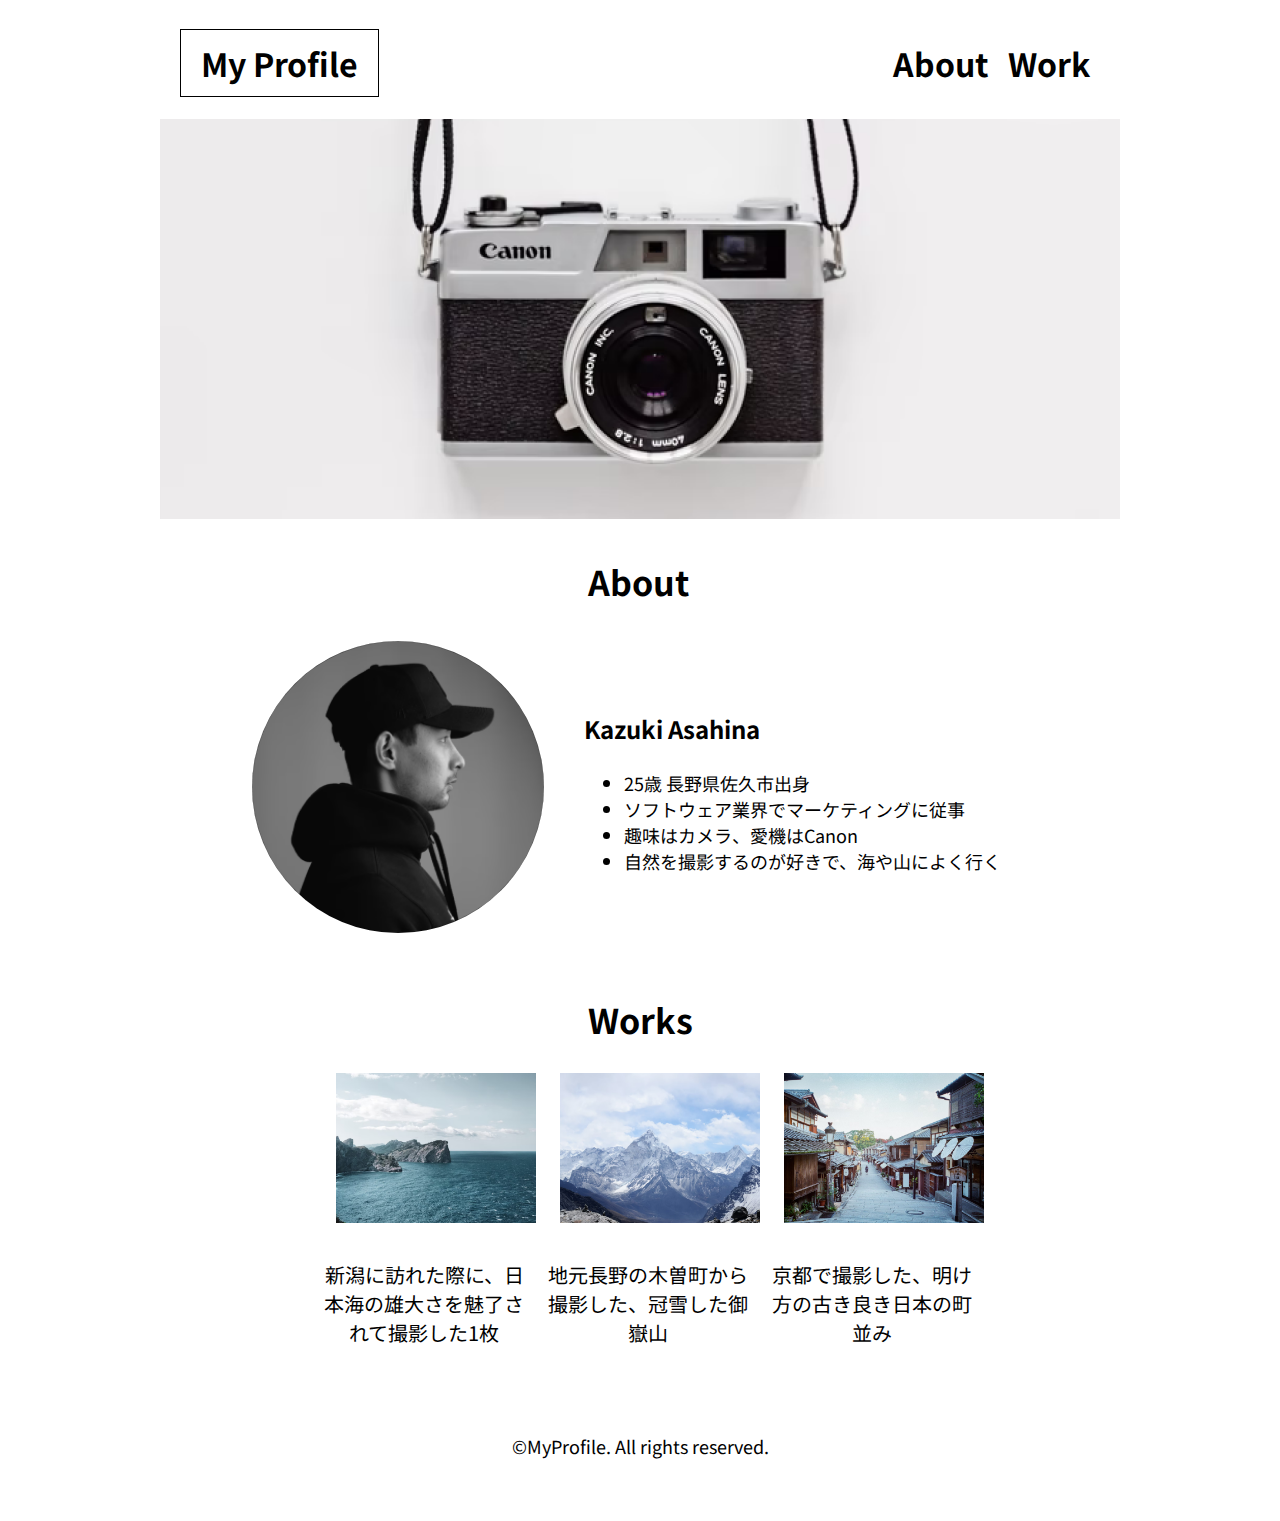
<file: portfolio1/index.html>
<!DOCTYPE html>
<html lang="ja">
<head>
    <meta charset="UTF-8">
    <meta name="viewport" content="width=device-width, initial-scale=1.0">
    <link rel="stylesheet" href="CSS/style.css">
    <title>Document</title>
    
    <link rel="preconnect" href="https://fonts.googleapis.com">
<link rel="preconnect" href="https://fonts.gstatic.com" crossorigin>
<link href="https://fonts.googleapis.com/css2?family=Noto+Sans+JP:wght@400;700&display=swap" rel="stylesheet">
</head>
<body>
    <header class="header">
        <h1>My Profile</h1>
        <nav id="nav-pc">
            <ul class="nav-pc-menu">
                <li><a href="#About-main">About</a></li>
                <li><a href="#Works-main">Work</a></li>
            </ul>
        <!-- <div class="myprofile">
         MyProfile
        </div>
        <div  class="about">
         About
        </div>
        <div class="work">
         Works
        </div> -->
        </nav>
    </header>
    <main>
        <article>
            <div>
                <img id="camera" src="images/main.png" alt="カメラの写真">
            </div>
            <section id="About-main">
            <h2 class="About">About</h2>
            <div class="About-content">
              <img id="kazuki" src="images/about.png" alt="プロフィール写真">
                <div class="kazuki-profile">
                    <p class="asahina">Kazuki Asahina</p>
                    <ul class="intoroduce">
                        <li>25歳 長野県佐久市出身</li>
                        <li>ソフトウェア業界でマーケティングに従事</li>
                        <li>趣味はカメラ、愛機はCanon</li>
                        <li>自然を撮影するのが好きで、海や山によく行く</li>
                    </ul>
                </div>
            </div>
            </section>
            <section id="Works-main">
                 <h2 class="works">Works</h2>
                <div class="Works-1">
                    <ul class="Works">
                        <li><img class="pic-works" src="images/works1.png" alt="海">
                            <p class="sight">新潟に訪れた際に、日本海の雄大さを魅了されて撮影した1枚</p>
                        </li>
                        <li><img class="pic-works" src="images/works2.png" alt="山">
                            <p class="sight">地元長野の木曽町から撮影した、冠雪した御嶽山</p>
                        </li>
                        <li><img class="pic-works" src="images/works3.png" alt="町">
                            <p class="sight">京都で撮影した、明け方の古き良き日本の町並み</p>
                        </li>
                        
                    </ul>
                    <!-- <div class="Nigata">
                        <img class="pic-works" src="images/works1.png" alt="海">
                        <p class="sight">新潟に訪れた際に、<br>日本海の雄大さを魅<br>了されて撮影した1枚</p>
                    </div>
                    <div class="nagano">
                        <img class="pic-works" src="images/works2.png" alt="山">
                        <p class="sight">地元長野の木曽町か<br>ら撮影した、冠雪し<br>た御嶽山</p>
                    </div>
                    <div class="Kyoto">
                        <img class="pic-works" src="images/works3.png" alt="町">
                        <p class="sight">京都で撮影した、明<br>け方の古き良き日本<br>の町並み</p>
                    </div> -->
                </div>
            </section>
        </article>
    </main>
    <footer>
        <p>
        ©MyProfile. All rights reserved.
    </p>
    </footer>
</body>
</html>
</file>
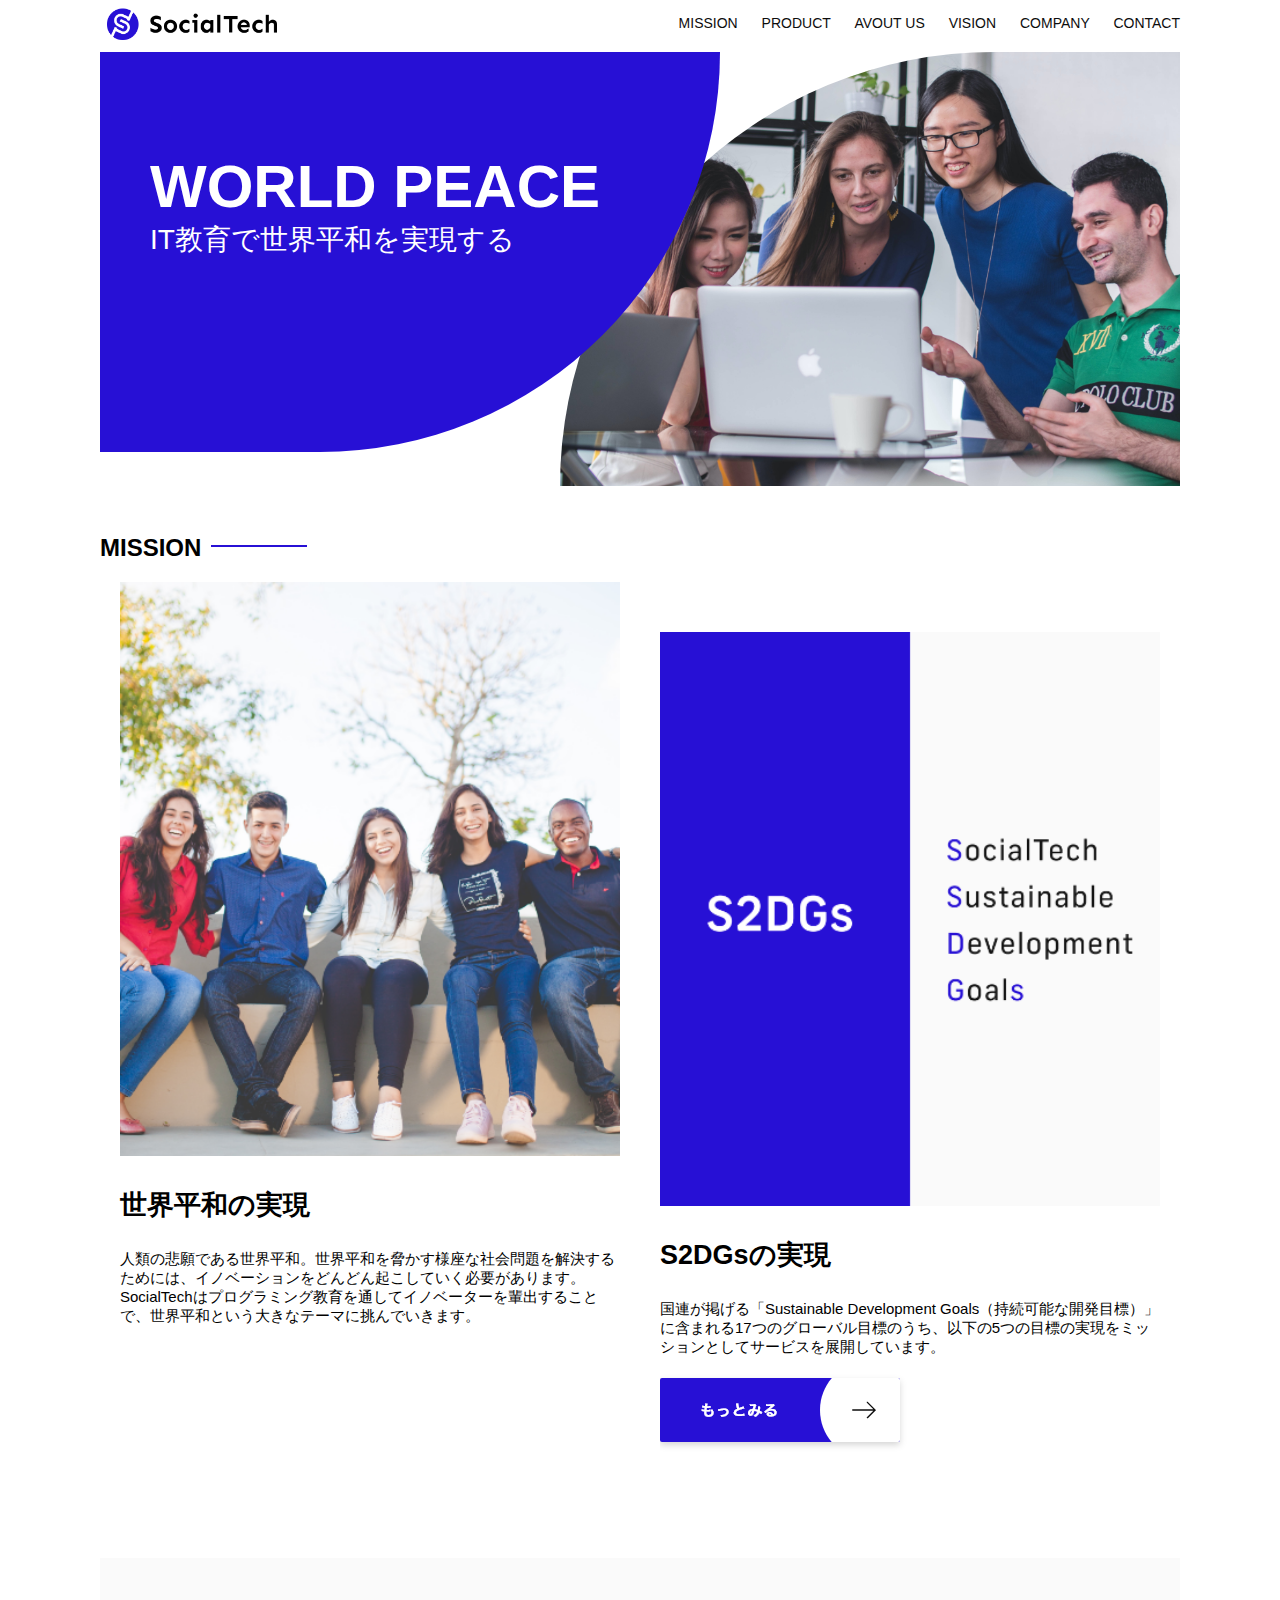
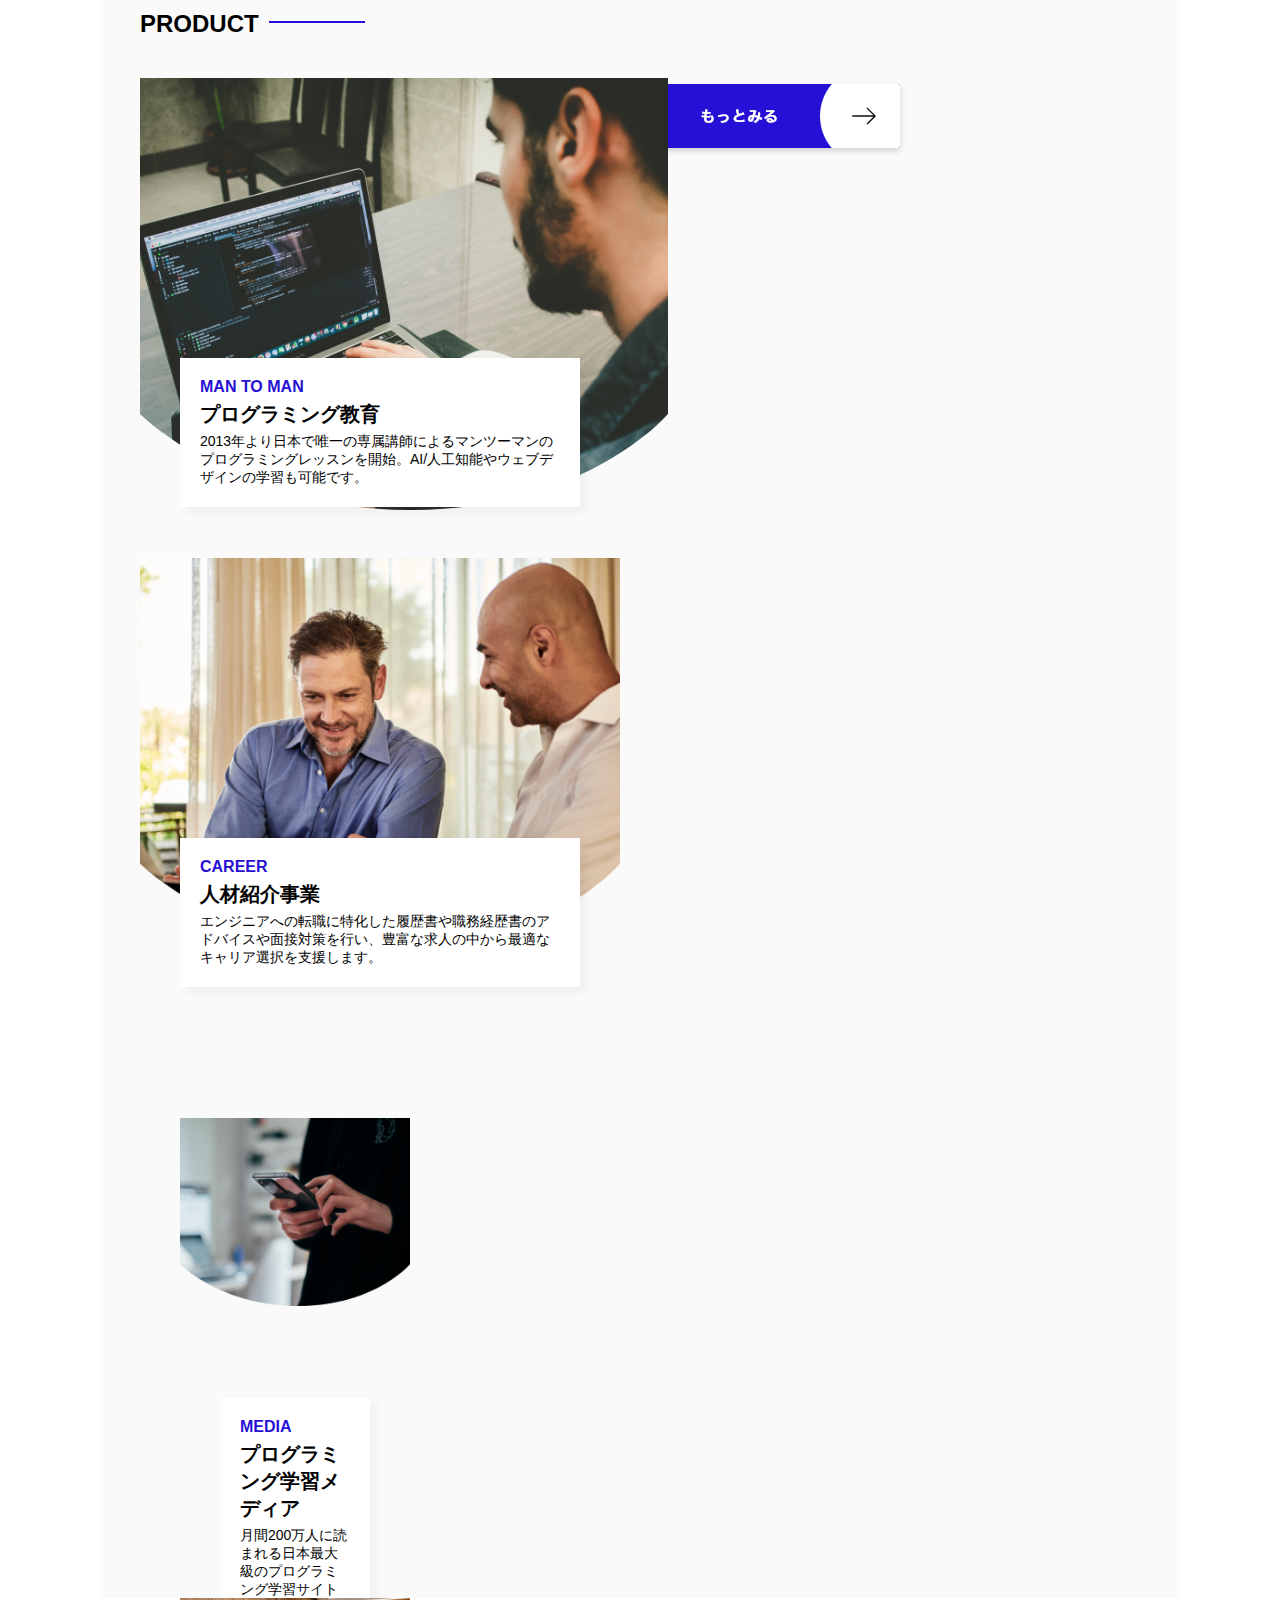
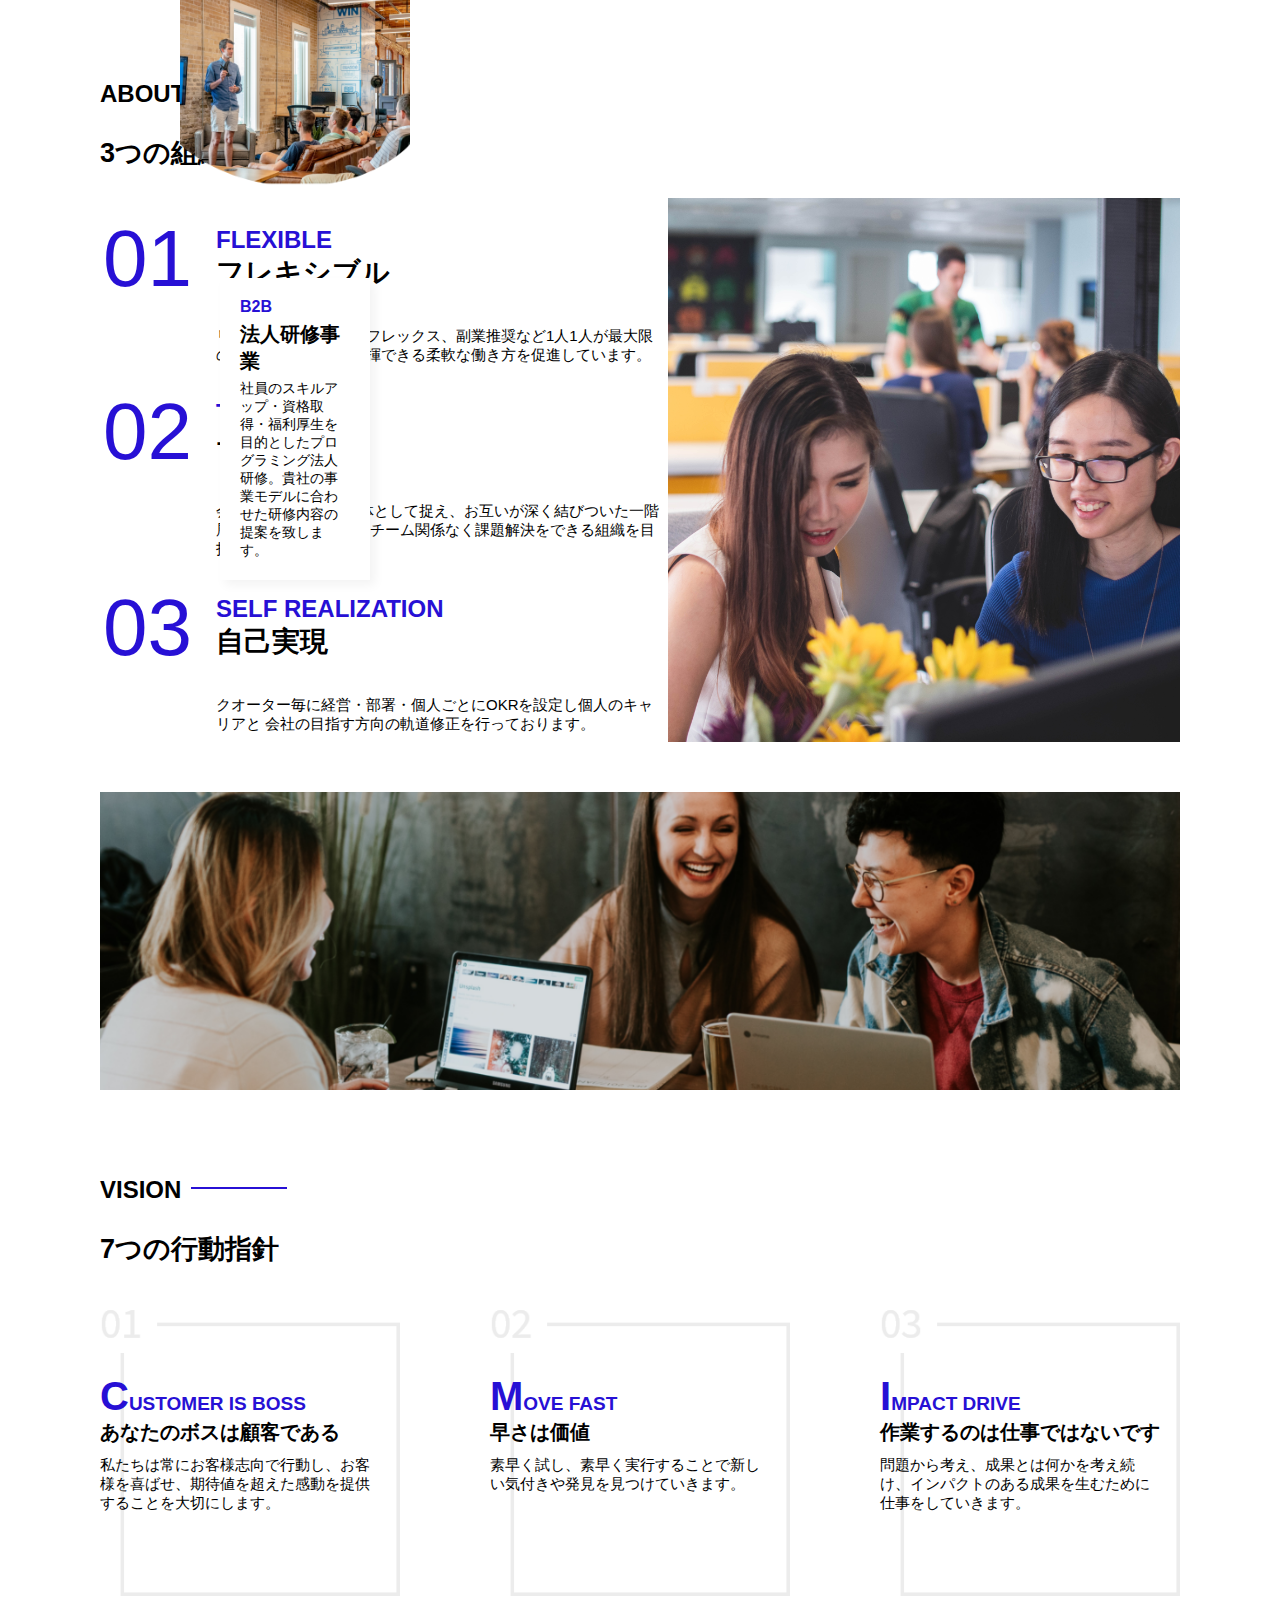
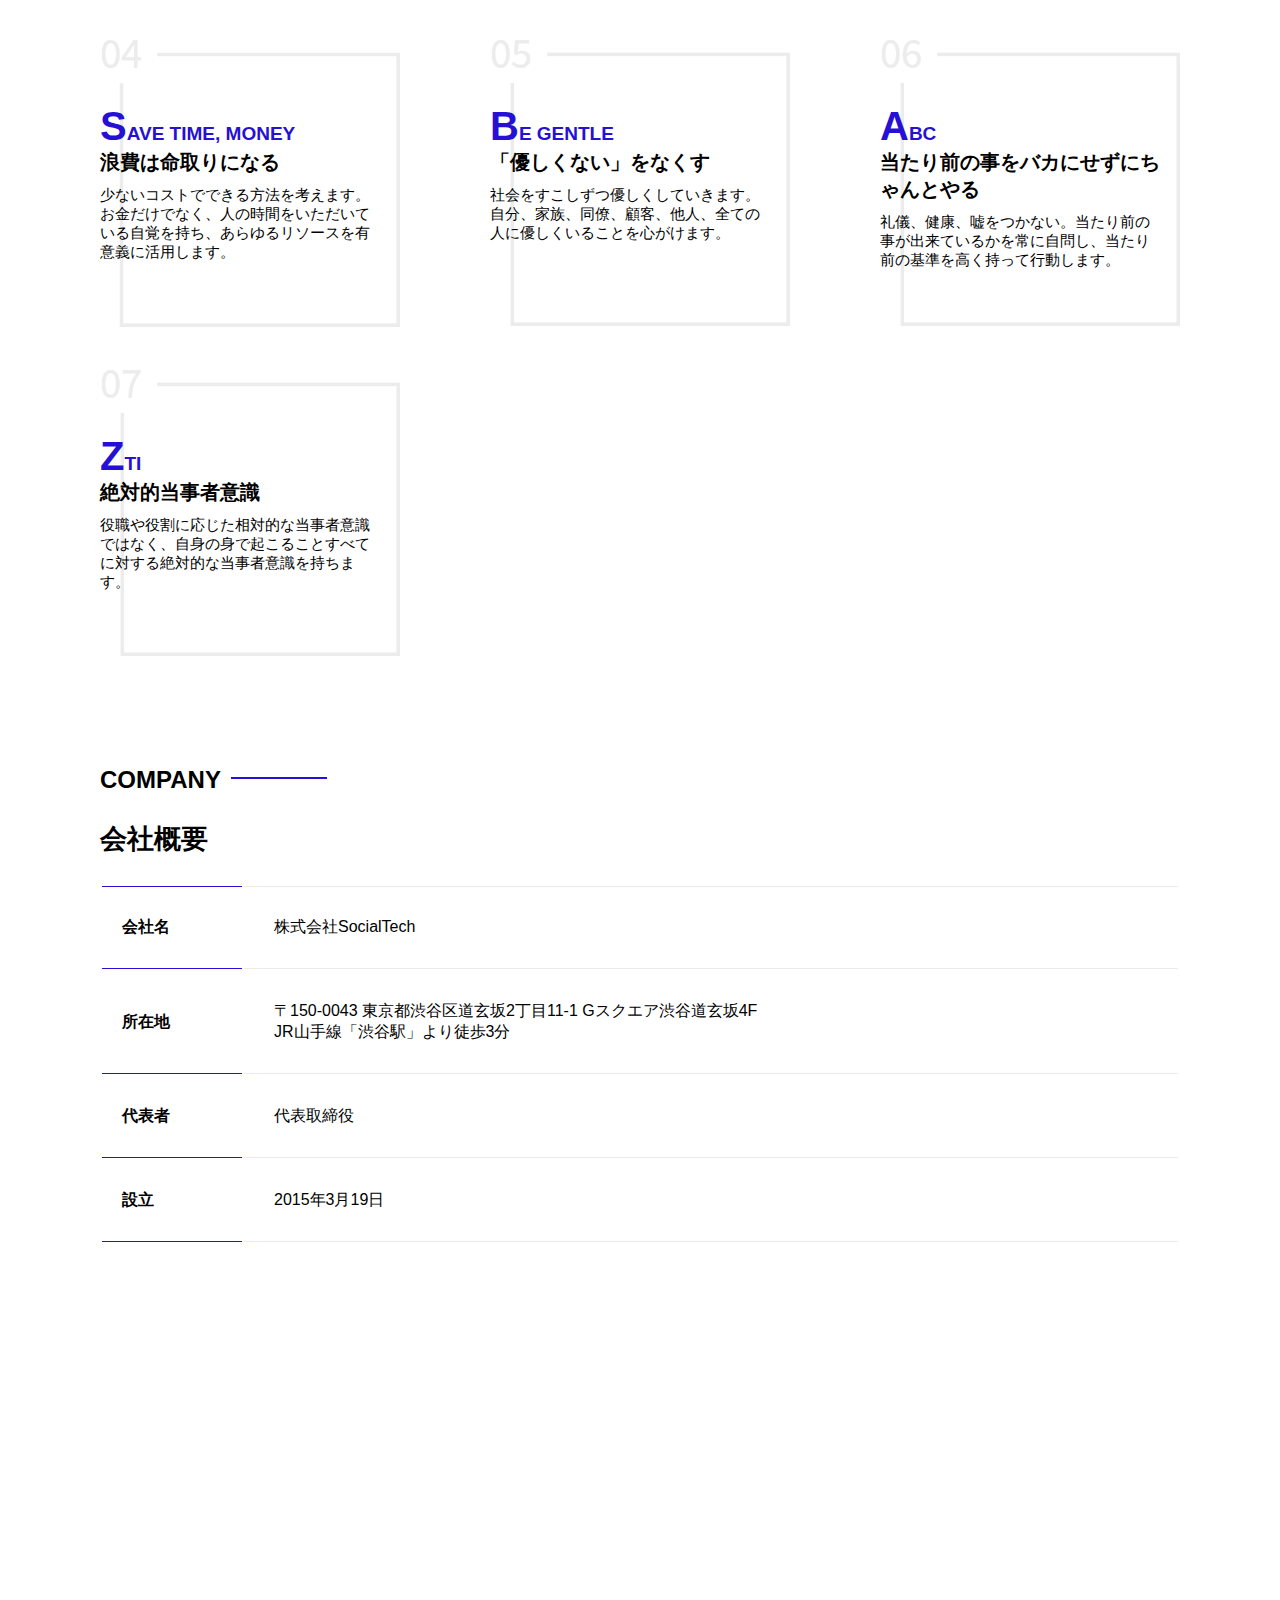
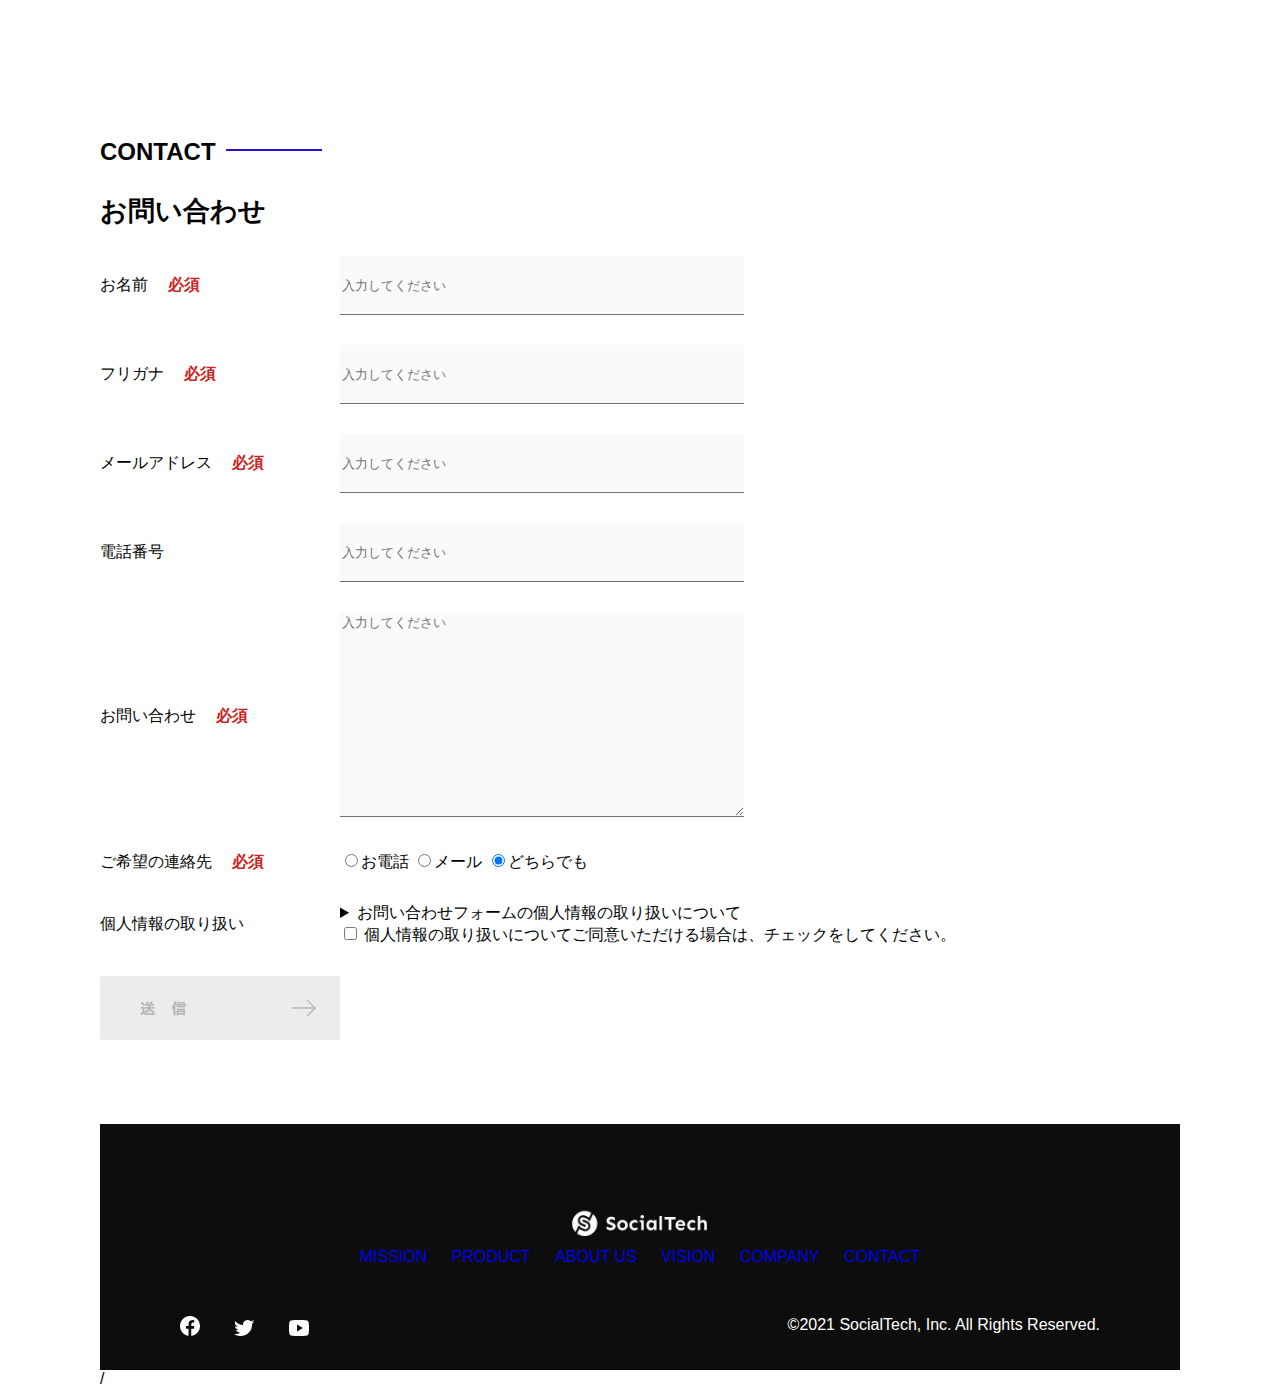
<file: socialtech/index.html>
<!DOCTYPE html>
<html lang="ja">
<head>
  <meta charset="UTF-8">
  <meta name="description" content="SocialTech業界のリーディングカンパニーを目指します。">
  <meta name="viewport" content="width=device-width, initial-scale=1.0">
  <link rel="stylesheet" href="style.css">
  <title>SocialTech</title>
</head>
<body>
  <header>
    <a href="index.html" id="logo"><img src="images/logo.png" alt="トップページに戻る"></a>
    <nav id="nav-pc">
      <a href="mission.html">MISSION</a>
      <a href="product.html">PRODUCT</a>
      <a href="index.html#aboutus">AVOUT US</a>
      <a href="index.html#vision">VISION</a>
      <a href="index.html#company">COMPANY</a>
      <a href="index.html#contact">CONTACT</a>
    </nav>
  </header>
  <main>
    <article>
      <!-- メインビジュアル -->
      <section id="main-visual">
        <div id="main-message">
          <h1>WORLD PEACE</h1>
          <p>IT教育で世界平和を実現する</p>
        </div>
        <img src="images/index/index-main.png" alt="PCの周りに集まる多国籍の仲間たち">
      </section>
      <!-- ミッション -->
      <section id="mission">
        <h2 class="index-h2">MISSION</h2>
        <div id="mission-flex"> 
          <div>
            <img id="mission-photo" src="images/index/index-mission.png" alt="屋外のベンチで写真を撮影する多国籍の仲間たち">
            <h3>世界平和の実現</h3>
            <p>
              人類の悲願である世界平和。世界平和を脅かす様座な社会問題を解決するためには、イノベーションをどんどん起こしていく必要があります。SocialTechはプログラミング教育を通してイノベーターを輩出することで、世界平和という大きなテーマに挑んでいきます。
            </p>
          </div>
          <div>
              <img id="s2dgs" src="images/index/s2dgs.png" alt="S2DGs">
              <h3>S2DGsの実現</h3>
              <p>国連が掲げる「Sustainable Development Goals（持続可能な開発目標）」に含まれる17つのグローバル目標のうち、以下の5つの目標の実現をミッションとしてサービスを展開しています。</p>
              <a href="mission.html">
              <img src="images/button-more.png" alt="もっとみる">
              </a>
          </div>
        </div>
      </section>
      <!-- プロダクト -->
      <section id="product">
        <h2 class="index-h2">PRODUCT</h2>
        <div>
          <div id="product-left">
            <div>
            <img id="product-photo" src="images/index/index-mantoman.png" alt="PCでコードを書く男性">
            <div class="product-explain">
              <span>MAN TO MAN</span>
              <h3>プログラミング教育</h3>
              <p>2013年より日本で唯一の専属講師によるマンツーマンのプログラミングレッスンを開始。AI/人工知能やウェブデザインの学習も可能です。</p>
            </div>
          </div>
          <div>
              <img class="product-photo" src="images/index/index-career.png" alt="笑顔で話し合う2人の男性">
              <div class="product-explain">
                <span>CAREER</span>
                <h3>人材紹介事業</h3>
                <p>エンジニアへの転職に特化した履歴書や職務経歴書のアドバイスや面接対策を行い、豊富な求人の中から最適なキャリア選択を支援します。</p>
              </div>
          </div>
          <div id="product-right">
              <div>
                <img class="product-photo" src="images/index/index-media.png" alt="スマートフォンを操作する人">
                  <div class="product-explain">
                    <span>MEDIA</span>
                    <h3>プログラミング学習メディア</h3>
                    <p>月間200万人に読まれる日本最大級のプログラミング学習サイト「SocialTech Blog」やYouTubeチャンネルにて学習情報を発信しています。</p>
                  </div>
              </div>
            <div>
                <img class="product-photo" src="images/index/index-b2b.png" alt="講演中の男性とそれを聴く人々">
                <div class="product-explain">
                  <span>B2B</span>
                  <h3>法人研修事業</h3>
                  <p>社員のスキルアップ・資格取得・福利厚生を目的としたプログラミング法人研修。貴社の事業モデルに合わせた研修内容の提案を致します。</p>
                </div>
              </div>
          </div>
        </div>
        <div>
          <a id="product-more" href="product.html">
            <img src="images/button-more.png" alt="もっと見る">
          </a>
        </div>
      </section>
      <!-- ABOUT US -->
      <section id="aboutus">
        <h2 class="index-h2">ABOUT US</h2>
        <h3>3つの組織分化</h3>
        <div>
          <table class="culture-table">
            <tr>
              <td>
                <span class="culture-num">01</span>
              </td>
              <td>
                <span class="cultuer-en">FLEXIBLE</span>
                <span class="culture-jp">フレキシブル</span>
              </td>
            </tr>
            <tr>
              <td>
                <!-- 空のセル -->
              </td>
              <td>
                <p class="culture-description">
                  リモートワーク、フルフレックス、副業推奨など1人1人が最大限のパフォーマンスを発揮できる柔軟な働き方を促進しています。
                </p>
              </td>
            </tr>
            <tr>
              <td>
                <span class="culture-num">02</span>
              </td>
              <td>
                <span class="cultuer-en">TEAL</span>
                <span class="culture-jp">ティール</span>
              </td>
            </tr>
            <tr>
              <td>
                <!-- 空のセル -->
              </td>
              <td>
                <p class="culture-description">
                  会社全体を1つの生命体として捉え、お互いが深く結びついた一階層型
                  組織として部署・チーム関係なく課題解決をできる組織を目指しています。
                </p>
              </td>
            </tr>
            <tr>
              <td>
                <span class="culture-num">03</span>
              </td>
              <td>
                <span class="cultuer-en">SELF REALIZATION</span>
                <span class="culture-jp">自己実現</span>
              </td>
            </tr>
            <tr>
              <td>
                <!-- 空のセル -->
              </td>
              <td>
                <p class="culture-description">
                  クオーター毎に経営・部署・個人ごとにOKRを設定し個人のキャリアと
                  会社の目指す方向の軌道修正を行っております。
                </p>
              </td>
            </tr>
          </table>
          <img class="cultuer-img" src="images/index/index-aboutus1.png" alt="笑顔で話し合う2人の女性">
        </div>
        <img class="culture-img2" src="images/index/index-aboutus2.png" alt="笑顔で話合う3人の男女">
      </section>
      <!-- VISION -->
      <section id="vision">
        <h2 class="index-h2">VISION</h2>
        <h3>7つの行動指針</h3>
        <div>
          <div class="vision-box">
            <img src="images/index/vision-01.png" alt="01">
            <span>
              <h4>CUSTOMER IS BOSS</h4>
              <h5>あなたのボスは顧客である</h5>
              <p>私たちは常にお客様志向で行動し、お客様を喜ばせ、期待値を超えた感動を提供することを大切にします。</p>
            </span>
          </div>
          <div class="vision-box">
            <img src="images/index/vision-02.png" alt="02">
            <span>
              <h4>MOVE FAST</h4>
              <h5>早さは価値</h5>
              <p>素早く試し、素早く実行することで新しい気付きや発見を見つけていきます。</p>
            </span>
          </div>
          <div class="vision-box">
            <img src="images/index/vision-03.png" alt="03">
            <span>
              <h4>IMPACT DRIVE</h4>
              <h5>作業するのは仕事ではないです</h5>
              <p>問題から考え、成果とは何かを考え続け、インパクトのある成果を生むために仕事をしていきます。</p>
            </span>
          </div>
          <div class="vision-box">
            <img src="images/index/vision-04.png" alt="04">
            <span>
              <h4>SAVE TIME, MONEY</h4>
              <h5>浪費は命取りになる</h5>
              <p>少ないコストでできる方法を考えます。お金だけでなく、人の時間をいただいている自覚を持ち、あらゆるリソースを有意義に活用します。</p>
            </span>
          </div>
          <div class="vision-box">
            <img src="images/index/vision-05.png" alt="05">
            <span>
              <h4>BE GENTLE</h4>
              <h5>「優しくない」をなくす</h5>
              <p>社会をすこしずつ優しくしていきます。自分、家族、同僚、顧客、他人、全ての人に優しくいることを心がけます。</p>
            </span>
          </div>
          <div class="vision-box">
            <img src="images/index/vision-06.png" alt="06">
            <span>
              <h4>ABC</h4>
              <h5>当たり前の事をバカにせずにちゃんとやる</h5>
              <p>礼儀、健康、嘘をつかない。当たり前の事が出来ているかを常に自問し、当たり前の基準を高く持って行動します。</p>
            </span>
          </div>
          <div class="vision-box">
            <img src="images/index/vision-07.png" alt="07">
            <span>
              <h4>ZTI</h4>
              <h5>絶対的当事者意識</h5>
              <p>役職や役割に応じた相対的な当事者意識ではなく、自身の身で起こることすべてに対する絶対的な当事者意識を持ちます。</p>
            </span>
          </div>
        </div>           
      </section>
      <!-- COMPANY -->
      <section id="company">
        <h2 class="index-h2">COMPANY</h2>
        <h3>会社概要</h3>
        <table id="company-table">
          <tr>
            <th class="tableheader-first">会社名</th>
            <td class="cell-first">株式会社SocialTech</td>
          </tr>
          <tr>
            <th class="tableheader">所在地</th>
            <td class="cell">〒150-0043 東京都渋谷区道玄坂2丁目11-1 Gスクエア渋谷道玄坂4F<br>JR山手線「渋谷駅」より徒歩3分</td>
          </tr>
          <tr>
            <th class="tableheader">代表者</th>
            <td class="cell">代表取締役</td>
          </tr>
          <tr>
            <th class="tableheader">設立</th>
            <td class="cell">2015年3月19日</td>
          </tr>
        </table>
        <iframe src="https://www.google.com/maps/embed?pb=!1m18!1m12!1m3!1d3241.7771738700353!2d139.6961698!3d35.65786119999999!2m3!1f0!2f0!3f0!3m2!1i1024!2i768!4f13.1!3m3!1m2!1s0x60188b55ffeaaaab%3A0x552bb81dbe5fefb7!2z44CSMTUwLTAwNDMg5p2x5Lqs6YO95riL6LC35Yy66YGT546E5Z2C77yS5LiB55uu77yR77yR4oiS77yR77yR!5e0!3m2!1sja!2sjp!4v1697613368524!5m2!1sja!2sjp" width="600" height="450" style="border:0;" allowfullscreen="" loading="lazy" referrerpolicy="no-referrer-when-downgrade">
        </iframe>
      </section>
      <!-- お問い合わせフォーム -->
      <section id="contact">
        <h2 class="index-h2">CONTACT</h2>
        <h3>お問い合わせ</h3>
        <!-- STATIC FORMSのフォームタグ -->
        <form action="https://api.staticforms.xyz/submit" method="post">
          <input type="text" name="honeypot" style="display:none">
          <!-- STATICS FORMSのアクセスキー -->
          <input type="hidden" name="accessKey" value="52d3279f-1ce3-4559-af50-815ba8534d15">
          <!-- メールのタイトル -->
          <input type="hidden" name="subject" value="Webサイトからお問い合わせがありました" />
          <!-- 送信先のメールアドレスをvalueに設定する -->
          <input type="hidden" name="replyTo" value="gotaro8@gmail.com">
          <!-- redirectToのURLは公開後のURLへリンクする -->
          <input type="hidden" name="redirectTo" value="">
          <div>
            <div class="contact-heading">
              <label class="contact-label">お名前<span class="contact-span">必須</span></label>
            </div>
            <div>
              <input type="text" name="name" placeholder="入力してください" class="contact-textbox">
            </div>
          </div>
          <div>
              <div class="contact-heading">
                <label class="contact-label">フリガナ<span class="contact-span">必須</span></label>
              </div>
              <div>
                <input type="text" name="hurigana" placeholder="入力してください" class="contact-textbox">
              </div>
          </div>
          <div>
                <div class="contact-heading">
                  <label class="contact-label">メールアドレス<span class="contact-span">必須</span></label>
                </div>
                <div>
                  <input type="text" name="email" placeholder="入力してください" class="contact-textbox">
                </div>
          </div>
          <div>
                  <div class="contact-heading">
                    <label class="contact-label">電話番号</label>
                  </div>
                  <div>
                    <input type="text" name="tel" placeholder="入力してください" class="contact-textbox">
                  </div>
          </div>
          <div>
                  <div class="contact-heading">
                    <label class="contact-label">お問い合わせ<span class="contact-span">必須</span></label>
                  </div>
                  <div>
                    <textarea class="contact-textarea" placeholder="入力してください" name="message"></textarea>
                  </div>
          </div>
          <div>
                  <div class="contact-heading">
                    <label class="contact-label">ご希望の連絡先<span class="contact-span">必須</span></label>
                  </div>
                  <div>
                    <input class="radiobuton" type="radio" value="tel" name="contact" checked><label>お電話</label>
                    <input class="radiobuton" type="radio" value="mai;" name="contact" checked><label>メール</label>
                    <input class="radiobuton" type="radio" value="both" name="contact" checked><label>どちらでも</label>
                  </div>
          </div>
          <div>
                  <div class="contact-heading">
                    <label class="contact-label">個人情報の取り扱い</label>
                  </div>
                  <div>
                    <details>
                      <summary>お問い合わせフォームの個人情報の取り扱いについて</summary>
                      <div>
                        <span>１．組織の名称又は氏名</span><br>
                        株式会社SocialTech<br><br>
                        <span>２．個人情報保護管理者（若しくはその代理人）の氏名又は職名、所属及び連絡先
                          鈴木 一郎 コーポレート部</span><br>
                        メールアドレス：support@socialtech.net<br>
                        TEL：03-xxxx-xxxx<br>
                        <span>３．個人情報の利用目的</span><br>
                        ・本サービス及び本サービスに関連する情報の提供又はそれらに関する連絡のため<br>
                        ・ユーザーの本人確認のため<br>
                        ・当社サービスのご案内のため<br>
                        ・当社の商品等の広告または宣伝（電子メールによるものを含むものとします。）<br><br>
                        <span>４．個人情報の取り扱い業務の委託</span><br>
                        個人情報の取扱業務の全部または一部を外部に業務委託する場合があります。<br>
                        その際、弊社は、個人情報を適切に保護できる管理体制を敷き実行していることを条件として<br>
                        委託先を厳選したうえで、機密保持契約を委託先と締結し、お客様の個人情報を厳密に管理させます。<br><br>
                        <span>５．個人情報の開示等の請求</span><br>
                        お客様は、弊社に対してご自身の個人情報の開示等（利用目的の通知、開示、内容の訂正・追加・削除、利用の停止または消去、第三者への提供の停止）に関して、当社問合わせ窓口に申し出ることができます。<br>
                        その際、弊社はお客様ご本人を確認させていただいたうえで、合理的な期間内に対応いたします。<br><br>
                        なお、個人情報に関する弊社問合わせ先は、次の通りです。<br><br>
                        株式会社SocialTech　個人情報問合せ窓口<br>
                        〒150-0043　東京都渋谷区道玄坂2丁目11-1 Ｇスクエア渋谷道玄坂 4F<br>
                        メールアドレス：support@socialtech.net　TEL：03-xxxx-xxxx<br><br>
                        <span>６．個人情報を提供されることの任意性について</span><br><br>
                        お客様がご自身の個人情報を弊社に提供されるか否かは、お客様のご判断によりますが、もしご提供されない場合には、適切なサービスが提供できない場合がありますので予めご了承ください。
                      </div>
                    </details>
                    <input type="checkbox" name="agree">
                    <span>個人情報の取り扱いについてご同意いただける場合は、チェックをしてください。</span>
                  </div>
          </div>
          <input type="image" src="images/button-submit.png" alt="送信する">
        </form>
      </section>
    </article>
    <footer>
      <div id="footer-logo">
        <img src="images/logo-sp.png" alt="SocialTech">
      </div>
      <div id="footer-link">
        <a href="mission.html">MISSION</a>
        <a href="product.html">PRODUCT</a>
        <a href="index.html#aboutus">ABOUT US</a>
        <a href="index.html#vision">VISION</a>
        <a href="index.html#company">COMPANY</a>
        <a href="index.html#contact">CONTACT</a>
      </div>
      <div id="sns-footer">
        <a href="https://www.facebook.com/sejuku2013"><img src="images/button-facebook.png" alt="Facebookのリンク"></a>
        <a href="https://twitter.com/samuraijuku"><img src="images/button-twitter.png" alt="Twitterのリンク"></a>
        <a href="https://www.youtube.com/channel/UCCFOQO5aDK0xXam4cUQXT8g"><img src="images/button-youtube.png" alt="Youtubeのリンク"></a>
        <span id="copyright">&copy;2021 SocialTech, Inc. All Rights Reserved.</span>
      </div>
    </footer>
  /<main>
  </body>
</html>
</file>
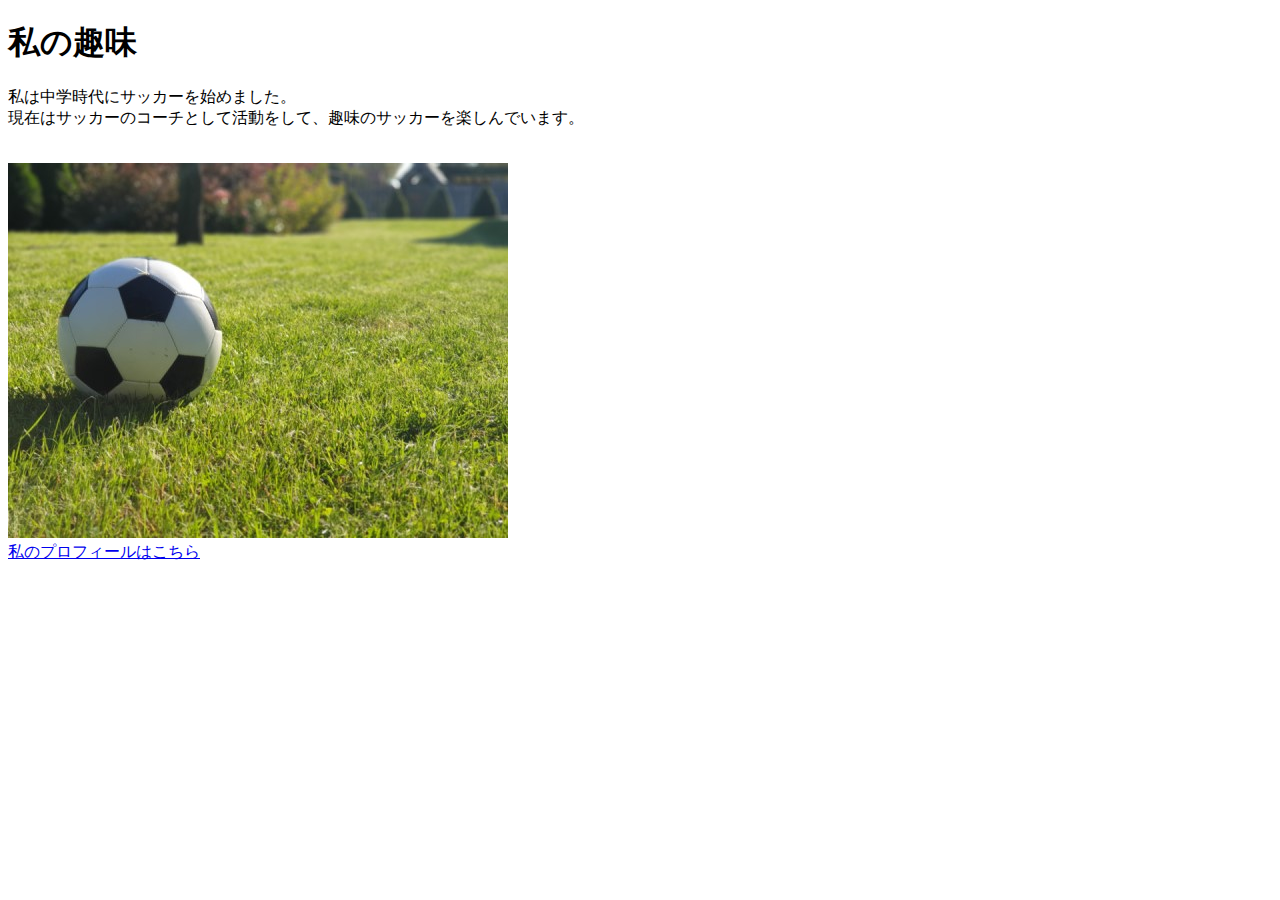
<file: kadai_005/kadai_005.html>
<!DOCTYPE html>
<html>
  <head>
    <h1>私の趣味</h1>
  </head>
<body>
  <p>私は中学時代にサッカーを始めました。<br>現在はサッカーのコーチとして活動をして、趣味のサッカーを楽しんでいます。</p>
  <br>
  <img src="images/sample.jpg">
  <br>
  <a href="https://twitter.com/samuraijuku">私のプロフィールはこちら</a>
</body>
</html>
</file>
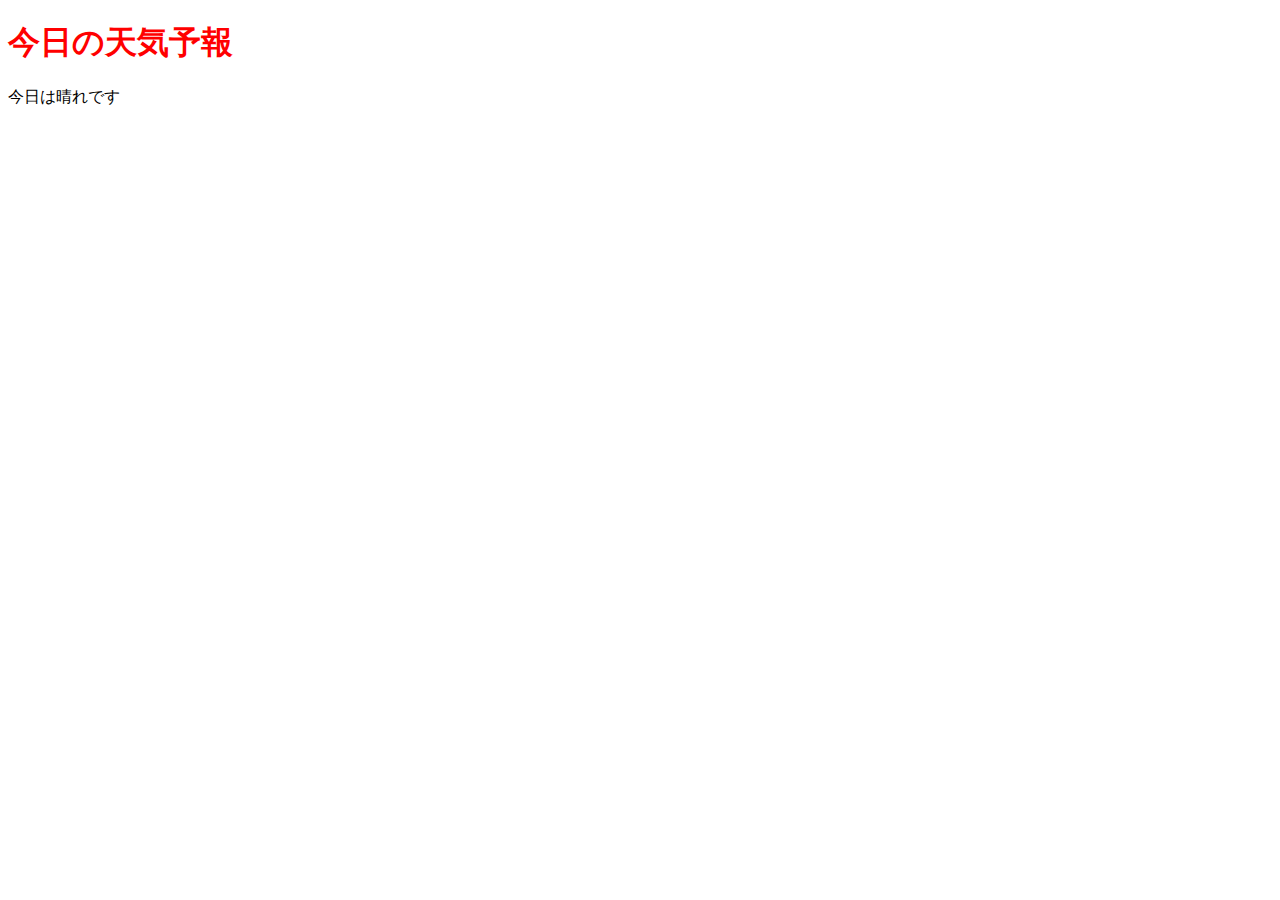
<file: kadai_006/weather.html>
<!DOCTYPE html>
<html lang="ja">
<head>
  <meta charset="UTF-8">
  <title>JQueryの基礎を学ぼう_6章課題</title>
  <link rel="stylesheet" href="weather.css">
</head>
<body>
  <h1 id="target">今日の天気予報</h1>
  <p>今日は晴れです</p>
  <script src="https://code.jquery.com/jquery-3.6.0.min.js"></script>
  <script src="weather.js"></script>
</body>
</html>
</file>
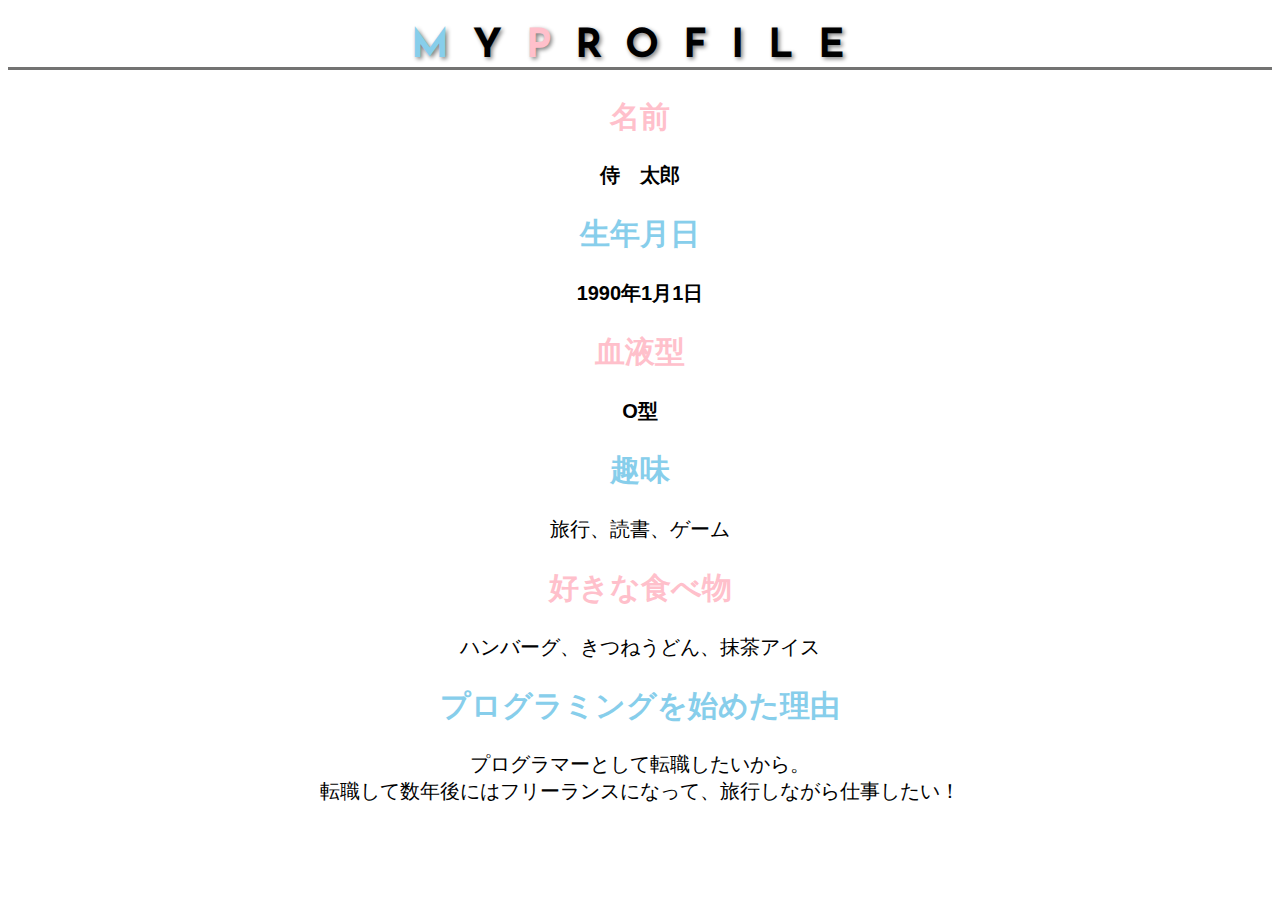
<file: kadai_014/kadai_014.html>
<!DOCTYPE html>
<html lang="ja">
<head>
  <meta charset="UTF-8">
  <meta name="description" content="このページは14章の課題です。">
    <title>14章課題</title>
    <link rel="stylesheet" href="style.css">
    <link rel="preconnect" href="https://fonts.googleapis.com">
    <link rel="preconnect" href="https://fonts.gstatic.com" crossorigin>
    <link href="https://fonts.googleapis.com/css2?family=Josefin+Sans:wght@100&display=swap" rel="stylesheet">
<body>
  <h1 id="google-fonts"><span class="M">M</span>Y<span class="P">P</span>ROFILE</h1>
  <div id="basic">
   <h2 class="P">名前</h2>
    <p>侍　太郎</p>
     <h2 class="M">生年月日</h2>
      <p>1990年1月1日</p>
       <h2 class="P">血液型</h2>
        <p>O型</p>
  </div>
    <h2 class="M">趣味</h2>
     <p>旅行、読書、ゲーム</p>
              <h2 class="P">好きな食べ物</h2>
                <p>ハンバーグ、きつねうどん、抹茶アイス</p>
                  <h2 class="M">プログラミングを始めた理由</h2>
                     <p>プログラマーとして転職したいから。<br>転職して数年後にはフリーランスになって、旅行しながら仕事したい！</p>
</body>
</html>
</file>
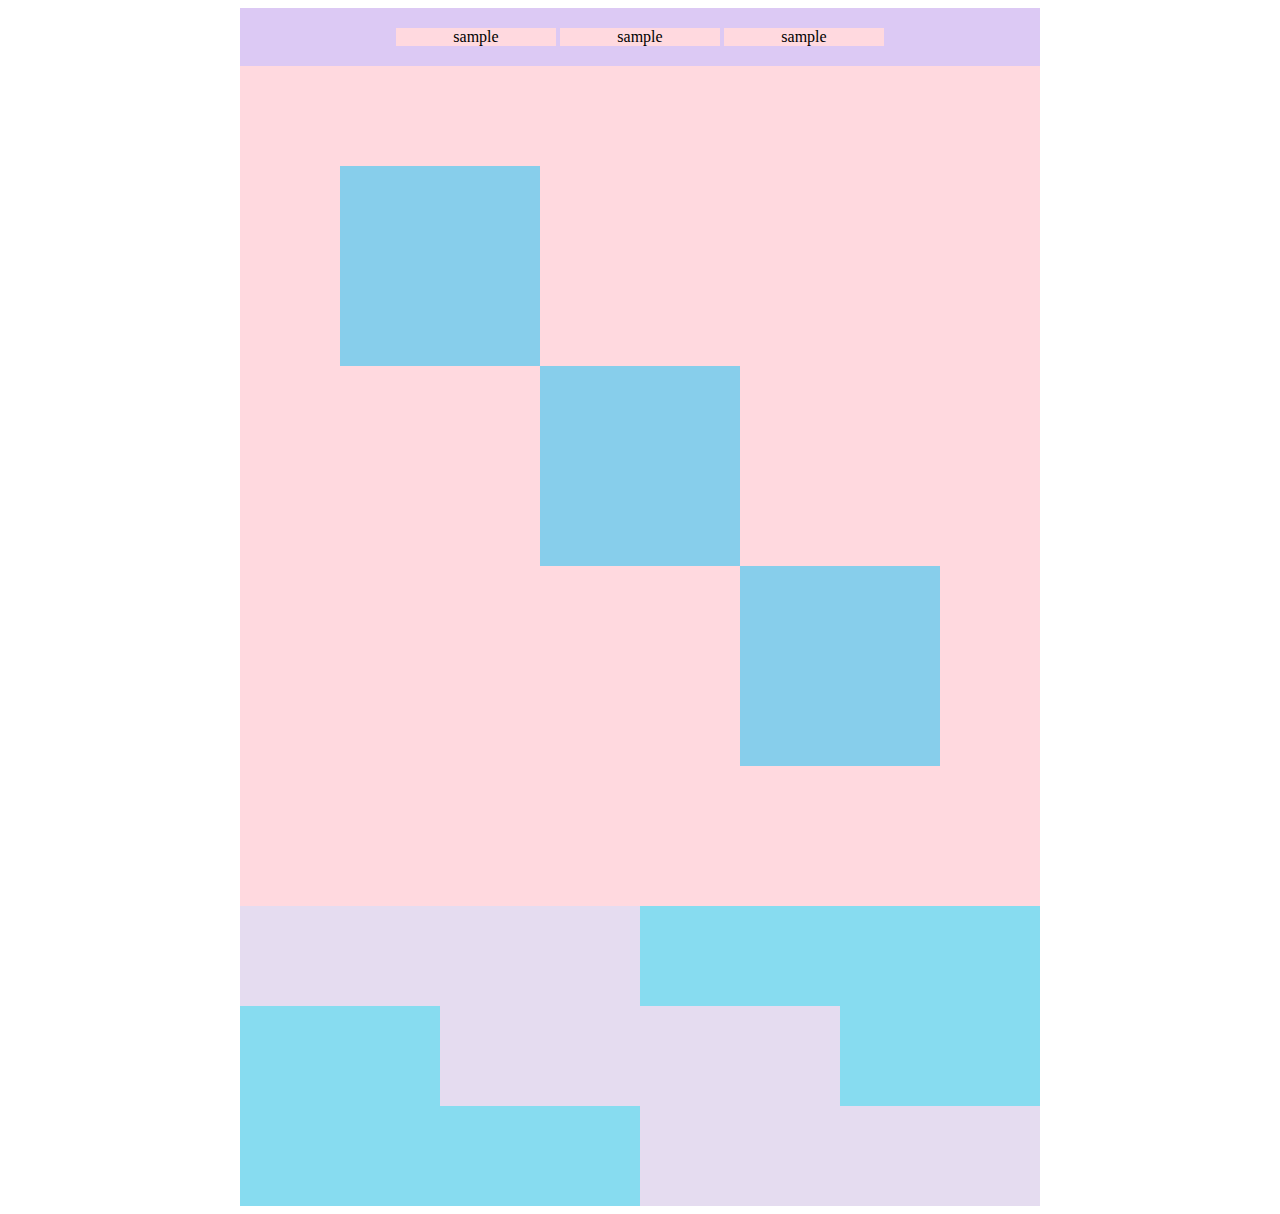
<file: kadai_018/kadai_018.html>
<!DOCTYPE html>
<html lang="ja">
<head>
    <title>18章課題</title>
    <meta name="description" content="このページは18章の課題です。">
    <meta charset="UTF-8">
    <link rel="stylesheet" href="style.css">
</head>
<body>
    <div id="top">
        <p class="top-child">sample</p>
        <p class="top-child">sample</p>
        <p class="top-child">sample</p>
    </div>
    <div id="middle">
        <div id="middle-child01"></div>
        <div id="middle-child02"></div>
        <div id="middle-child03"></div>
    </div>
    <div id="bottom">
        <div id="bottom-child01"></div>
        <div id="bottom-child02"></div>
        <div id="bottom-child03"></div>
    </div>
        
</body>
</html>
</file>
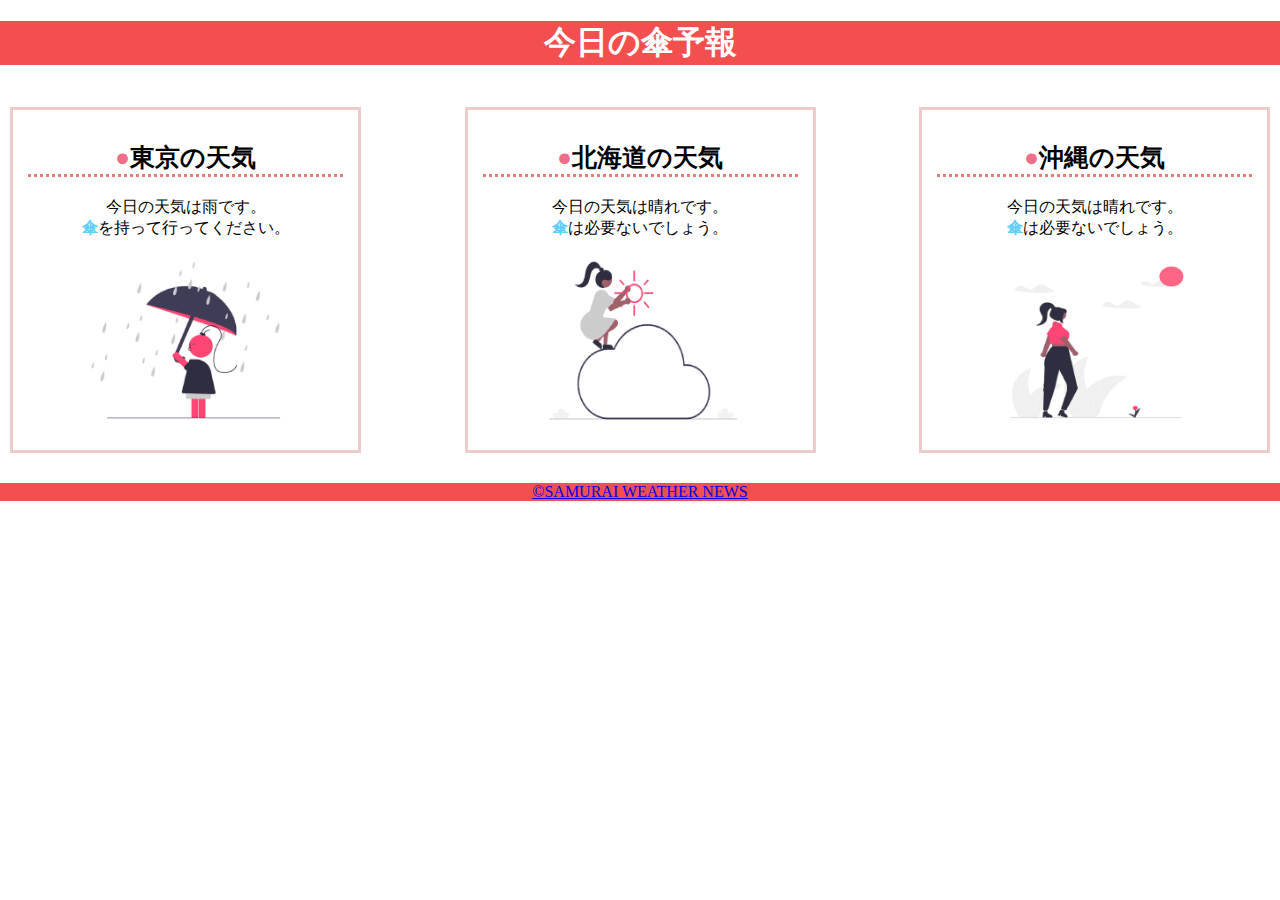
<file: kadai_022/kadai_022.html>
<!DOCTYPE html>
<html lang="ja">
<head>
    <meta charset="UTF-8">
    <meta name="description" content="このページは22章の課題です。">
    <title>22章課題</title>
    <meta name="viewport" content="width=device-width, initial-scale=1.0">
    <link rel="stylesheet" href="style.css">
</head>
<body>
    <header>
        <h1>今日の傘予報</h1>
    </header>
    <main>
        <div id="parent">
            <div class="contents">
                <h2>東京の天気</h2>
                <p>今日の天気は雨です。</p>
                <p>傘を持って行ってください。</p>
                <img src="images/rainy.png">
            </div>
            <div class="contents">
                <h2>北海道の天気</h2>
                <p>今日の天気は晴れです。</p>
                <p>傘は必要ないでしょう。</p>
                <img src="images/cloudy.png">
            </div>
            <div class="contents">
                <h2>沖縄の天気</h2>
                <p>今日の天気は晴れです。</p>
                <p>傘は必要ないでしょう。</p>
                <img src="images/sunny.png">
            </div>
        </div>
    </main>
    <footer>
        <a href="https://www.sejuku.net/corp/">&copy;SAMURAI WEATHER NEWS</a>

    </footer>

    
</body>
</html>
</file>
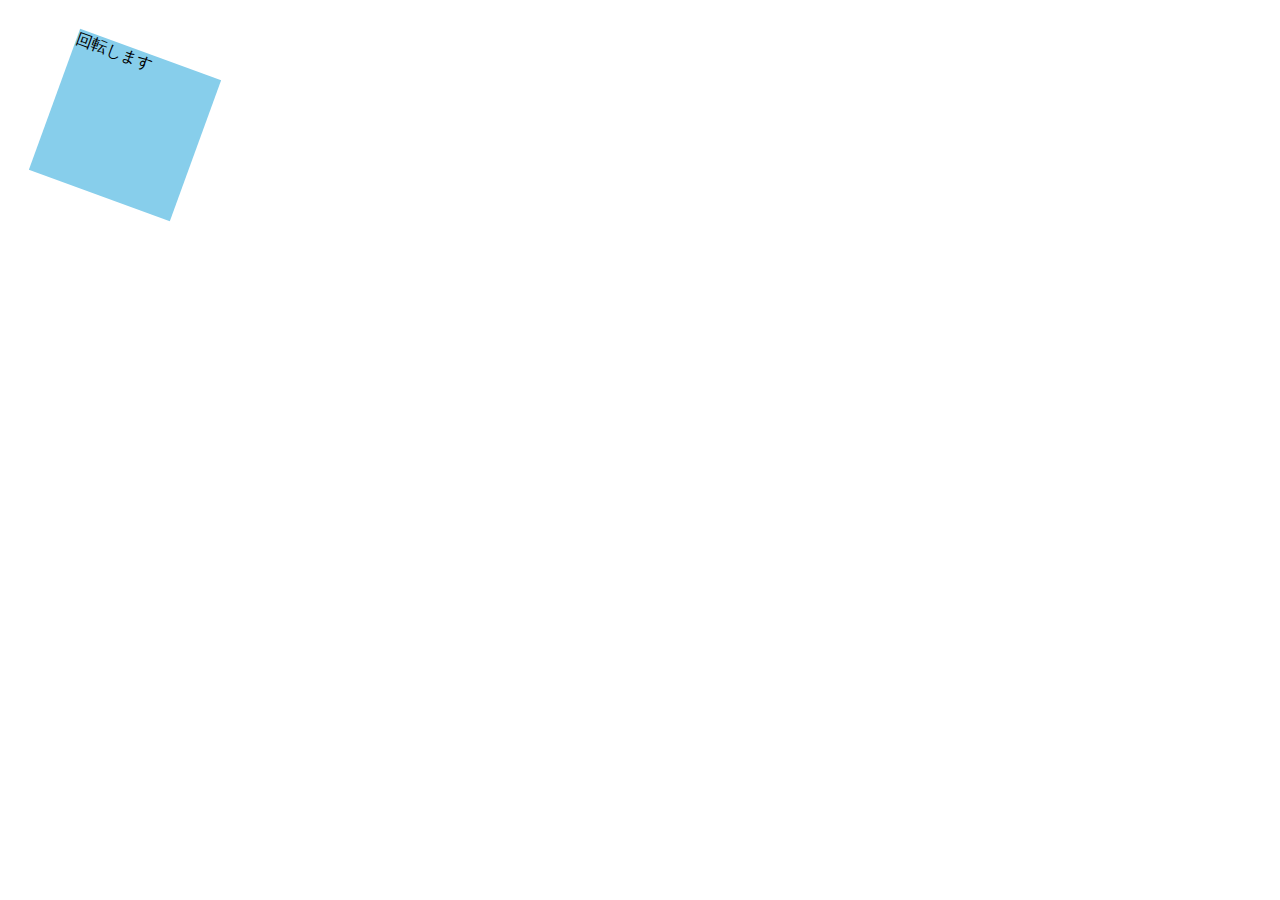
<file: kadai_mdn_css/mdn.html>
<!DOCTYPE html>
<html>

  <head>
    <style>
      div {
        position: absolute;
            left: 50px;
            top: 50px;
            width: 150px;
            height: 150px;
            background-color: skyblue;
            transform: rotate(20deg);    
        }
    </style>
  </head>
  <body>
    <div>
      回転します
    </div>
  </body>

</html>
</file>
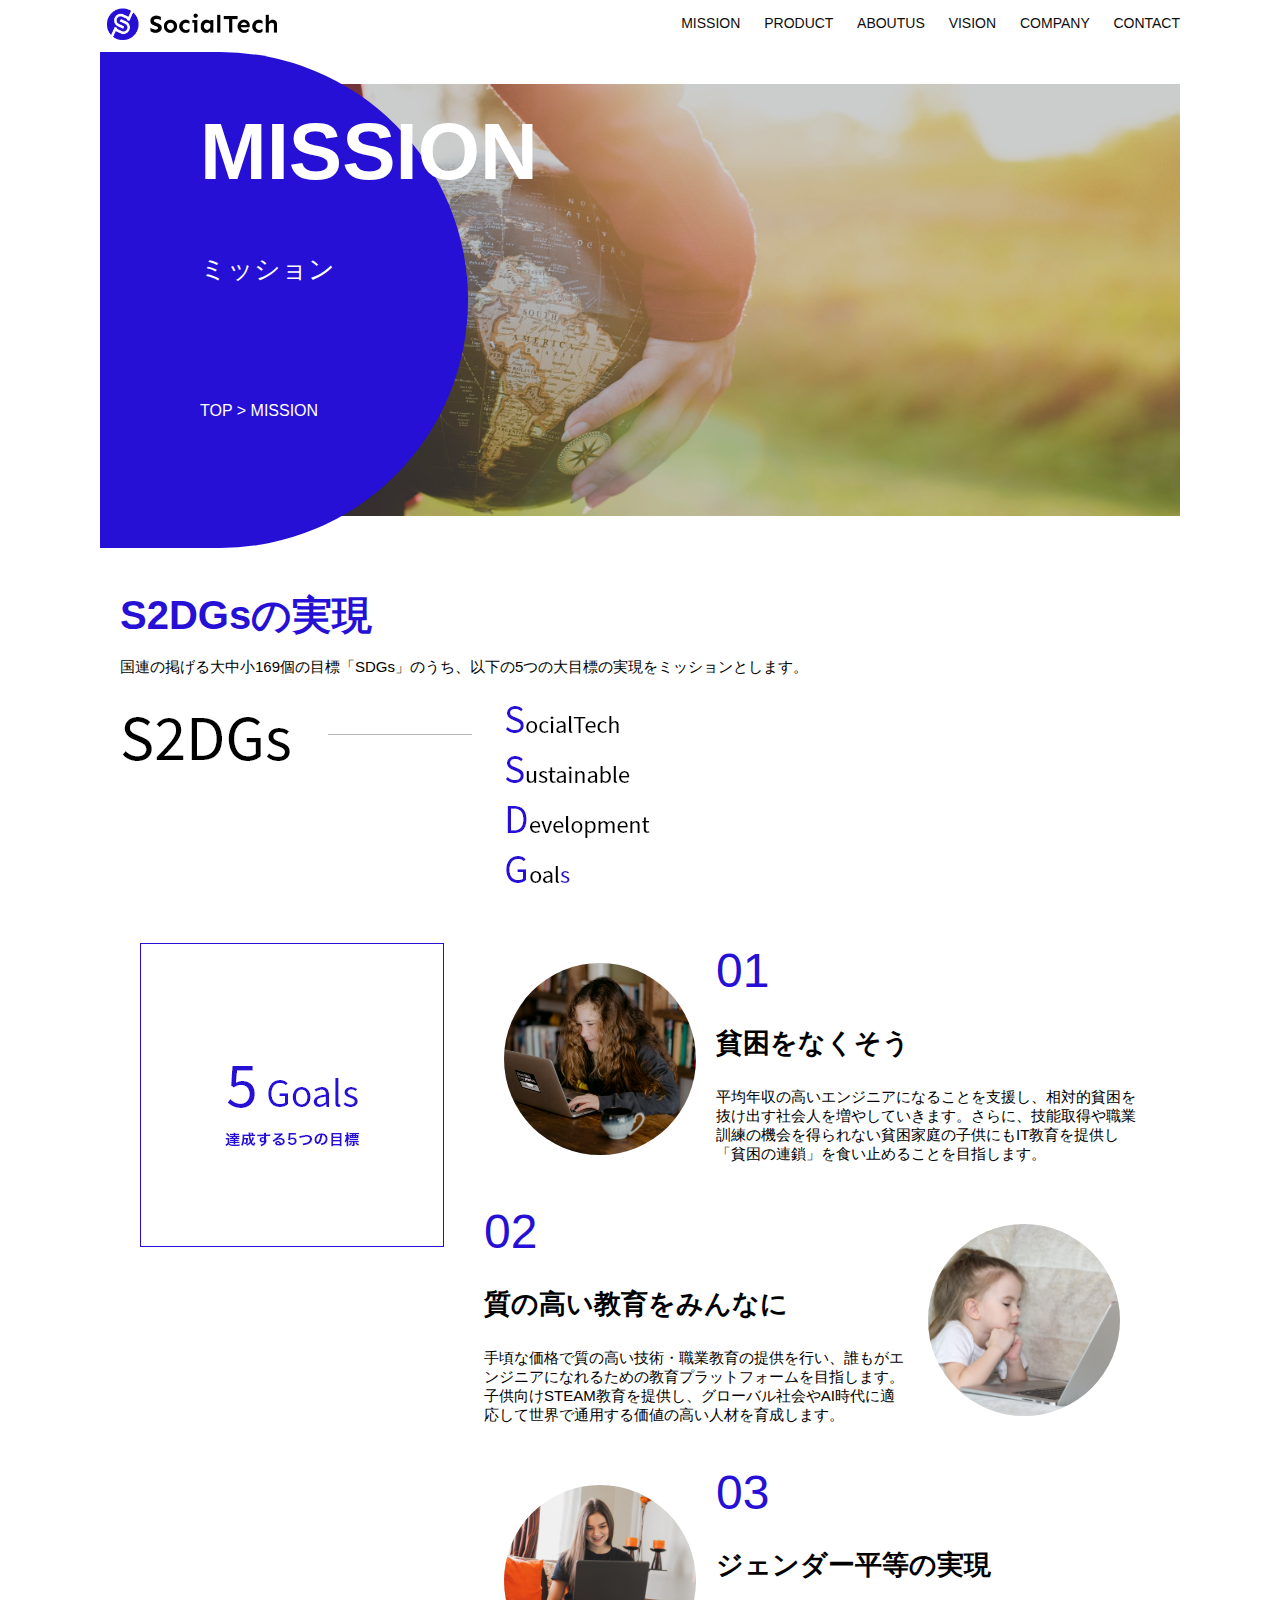
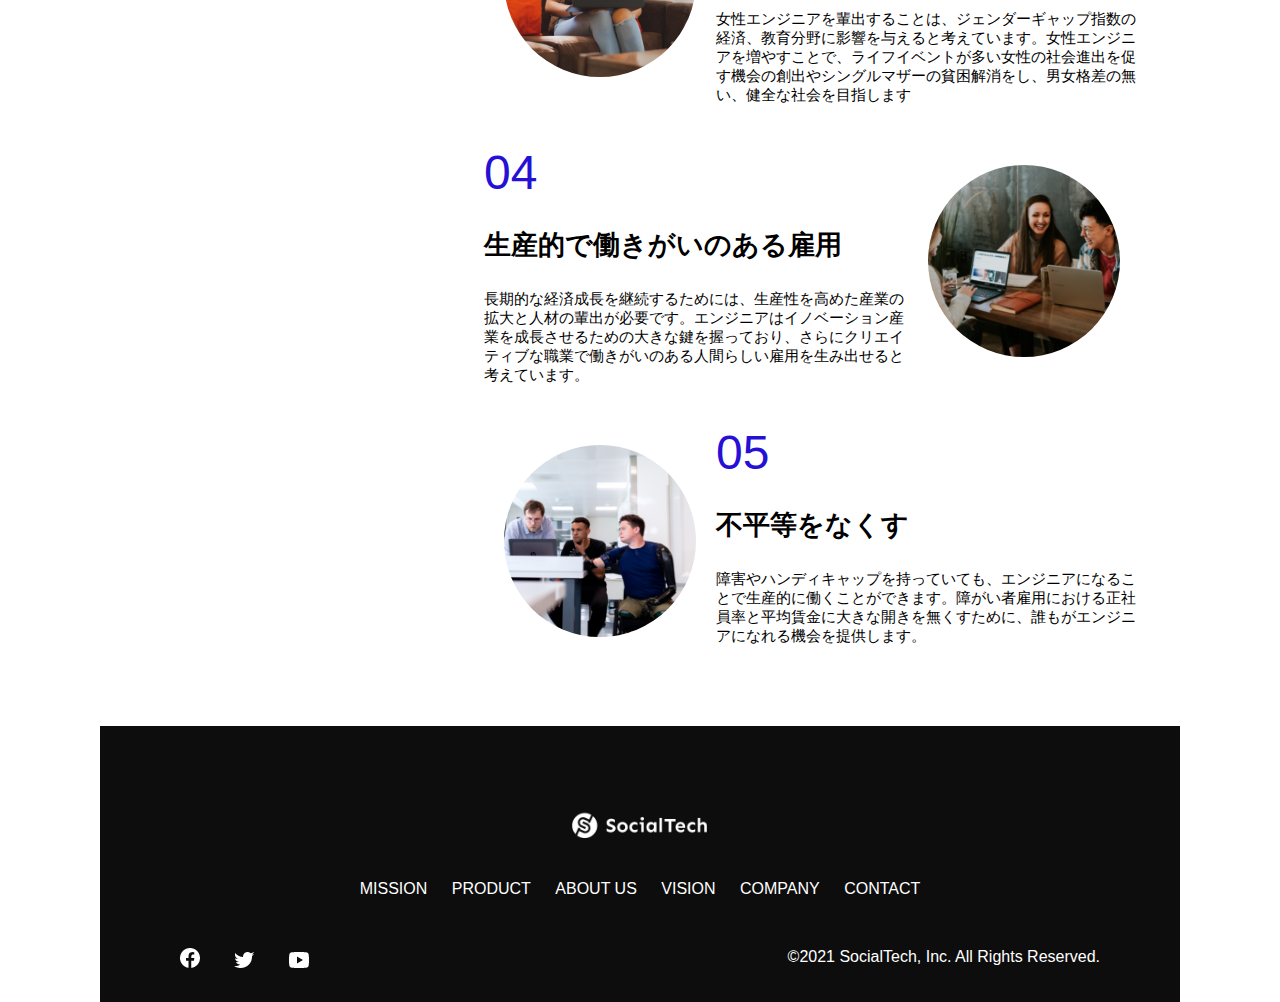
<file: kadai_tutorial_output/mission.html>
<!DOCTYPE html>
<html lang="en">
<head>
  <meta charset="UTF-8">
  <meta name="description" content="SocialTechが目指す5つの目標(S20Gs)を溶解します">
  <meta name="viewport" content="width=device-width, initial-scale=1.0">
  <title>SocialTech - MISSION ミッション</title>
  <link rel="stylesheet" href="style.css">
</head>
<body>
  <!-- ヘッダー -->
  <header>
    <!-- ロゴ -->
    <a href="index.html" id="logo"><img src="images/logo.png" alt="トップページに戻る"></a>

    <!-- PC用ナビゲーション -->
    <nav id="nav-pc">
      <a href="mission.html">MISSION</a>
      <a href="product.html">PRODUCT</a>
      <a href="index.html#aboutus">ABOUTUS</a>
      <a href="index.html#vision">VISION</a>
      <a href="index.html#company">COMPANY</a>
      <a href="index.html#contact">CONTACT</a>
    </nav>

    <!-- スマホ用メニューボタン -->
    <img id="menu-sp" src="images/button-menu.png" alt="ナビゲーションを開く" onclick="document.getElementById('nav-sp').style.display = 'block'">

    <!-- スマホ用ナビゲーション -->
    <nav id="nav-sp">
        <img id="close" src="images/button-close.png" alt="ナビゲーションを閉じる" onclick="document.getElementById('nav-sp').style.display = 'none'">
        <a id="logo-sp" href="index.html" onclick="document.getElementById('nav-sp').style.display = 'none'"><img 
          src="images/logo-sp.png" alt="トップページに戻る"></a>
        <a class="menu" href="mission.html" onclick="document.getElementById('nav-sp').style.display = 'none'">MISSION</a>
        <a class="menu" href="product.html" onclick="document.getElementById('nav-sp').style.display = 'none'">PRODUCT</a>
        <a class="menu" href="index.html#aboutus" onclick="document.getElementById('nav-sp').style.display = 'none'">ABOUTUS</a>
        <a class="menu" href="index.html#vision" onclick="document.getElementById('nav-sp').style.display = 'none'">VISION</a>
        <a class="menu" href="index.html#company" onclick="document.getElementById('nav-sp').style.display = 'none'">COMPANY</a>
        <a class="menu" href="index.html#contact" onclick="document.getElementById('nav-sp').style.display = 'none'">CONTACT</a>
        <div id="sns">
          <a href="https://www.facebook.com/sejuku2013"><img src="images/button-facebook.png" alt="Facebookのリンク"></a>
          <a href="https://twitter.com/samuraijuku"><img src="images/button-twitter.png" alt="Twitterのリンク"></a>
          <a href="https://www.youtube.com/channel/UCCFOQO5aDK0xXam4cUQXT8g"><img src="images/button-youtube.png" alt="YouTubeのリンク"></a>
        </div>
    </nav>
  </header>
  <main>
    <article>
      <section id="mission-main">
        <div id="mission-title">
          <h1>MISSION</h1>
          <span>ミッション</span>
          <div>TOP > MISSION</div>
        </div>
      </section>
      <section id="mission-s2dgs">
        <h2 class="mission-h2">S2DGsの実現</h2>
        <p>国連の掲げる大中小169個の目標「SDGs」のうち、以下の5つの大目標の実現をミッションとします。</p>
        <img src="images/mission/mission-s2dgs.png" alt="S2DGs">
      </section>
      <section id="mission-5goals">
        <div>
          <img id="s2dgs-image" src="images/mission/mission-5goals.png" alt="5Goals">
        </div>
        <div>
          <div>
            <img class="fivegoals-image-left" src="images/mission/mission-5goals01.png" alt="PCを操作する女の子">
            <span class="fivegoals-number">01</span>
            <h3 class="fivegoals-h3">貧困をなくそう</h3>
            <p class="fivegoals-p">
              平均年収の高いエンジニアになることを支援し、相対的貧困を抜け出す社会人を増やしていきます。さらに、技能取得や職業訓練の機会を得られない貧困家庭の子供にもIT教育を提供し「貧困の連鎖」を食い止めることを目指します。
            </p>
          </div>

          <div>
            <img class="fivegoals-image-right" src="images/mission/mission-5goals02.png" alt="PCを見つめる小さい女の子">
            <span class="fivegoals-number">02</span>
            <h3 class="fivegoals-h3">質の高い教育をみんなに</h3>
            <p class="fivegoals-p">
              手頃な価格で質の高い技術・職業教育の提供を行い、誰もがエンジニアになれるための教育プラットフォームを目指します。子供向けSTEAM教育を提供し、グローバル社会やAI時代に適応して世界で通用する価値の高い人材を育成します。
            </p>
          </div>

          <div>
            <img class="fivegoals-image-left" src="images/mission/mission-5goals03.png" alt="PCを操作する女性">
            <span class="fivegoals-number">03</span>
            <h3 class="fivegoals-h3">ジェンダー平等の実現</h3>
            <p class="fivegoals-p">
              女性エンジニアを輩出することは、ジェンダーギャップ指数の経済、教育分野に影響を与えると考えています。女性エンジニアを増やすことで、ライフイベントが多い女性の社会進出を促す機会の創出やシングルマザーの貧困解消をし、男女格差の無い、健全な社会を目指します
            </p>
          </div>

          <div>
            <img class="fivegoals-image-right" src="images/mission/mission-5goals04.png" alt="笑顔で話し合う3人の男女">
            <span class="fivegoals-number">04</span>
            <h3 class="fivegoals-h3">生産的で働きがいのある雇用</h3>
            <p class="fivegoals-p">
              長期的な経済成長を継続するためには、生産性を高めた産業の拡大と人材の輩出が必要です。エンジニアはイノベーション産業を成長させるための大きな鍵を握っており、さらにクリエイティブな職業で働きがいのある人間らしい雇用を生み出せると考えています。
            </p>
          </div>

          <div>
            <img class="fivegoals-image-left" src="images/mission/mission-5goals05.png" alt="障害を持つ男性が生き生きと働く様子">
            <span class="fivegoals-number">05</span>
            <h3 class="fivegoals-h3">不平等をなくす</h3>
            <p class="fivegoals-p">
              障害やハンディキャップを持っていても、エンジニアになることで生産的に働くことができます。障がい者雇用における正社員率と平均賃金に大きな開きを無くすために、誰もがエンジニアになれる機会を提供します。
            </p>
          </div>
        </div>
      </section>
    </article>

<!--======== 後略 ========-->
    <footer>
      <div id="footer-logo">
        <img src="images/logo-sp.png" alt="SocialTech">
      </div>
      <div id="footer-link">
        <a href="mission.html">MISSION</a>
        <a href="product.html">PRODUCT</a>
        <a href="index.html#aboutus">ABOUT US</a>
        <a href="index.html#vision">VISION</a>
        <a href="index.html#company">COMPANY</a>
        <a href="index.html#contact">CONTACT</a>
      </div>
      <div id="sns-footer">
        <a href="https://www.facebook.com/sejuku2013"><img src="images/button-facebook.png" alt="Facebookのリンク"></a>
        <a href="https://twitter.com/samuraijuku"><img src="images/button-twitter.png" alt="Twitterのリンク"></a>
        <a href="https://www.youtube.com/channel/UCCFOQO5aDK0xXam4cUQXT8g"><img src="images/button-youtube.png" alt="YouTubeのリンク"></a>
        <span id="copyright">&copy;2021 SocialTech, Inc. All Rights Reserved. </span>
      </div>
    </footer>
  </main>
</body>
</html>
</file>
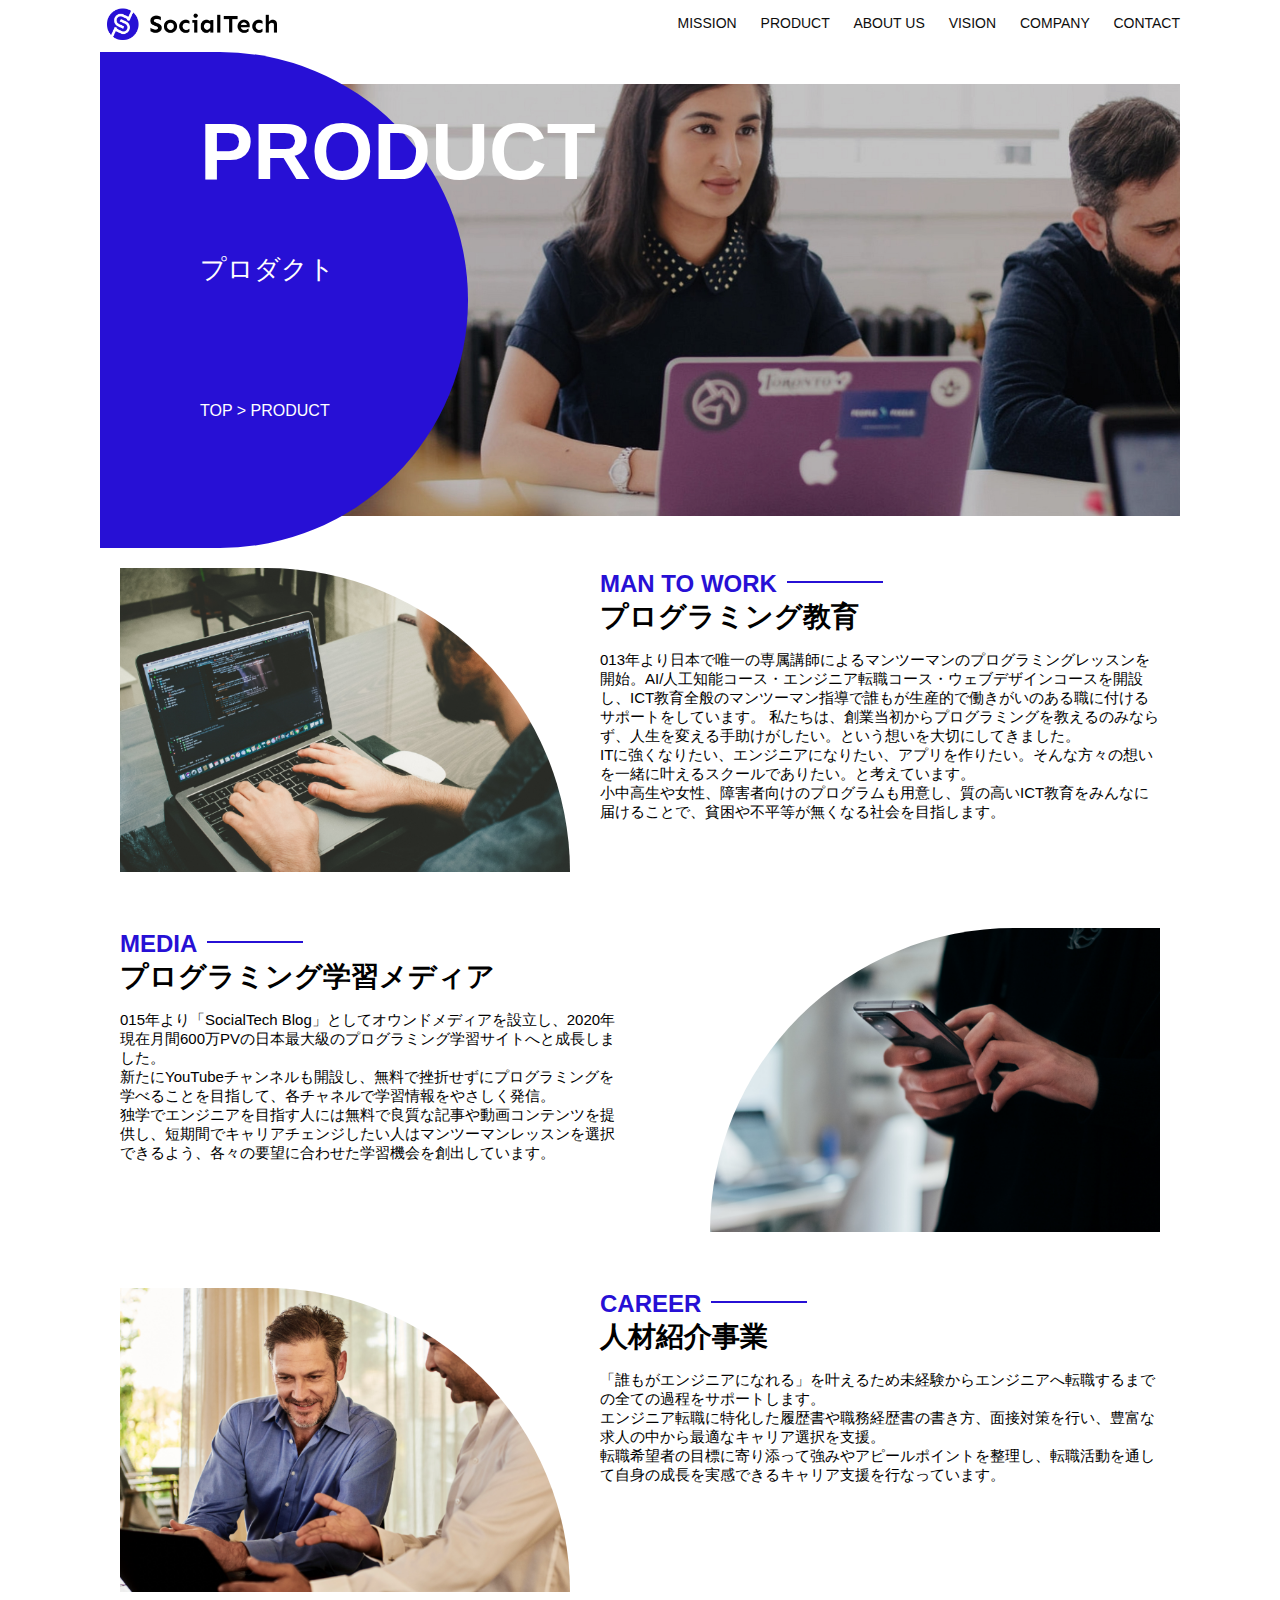
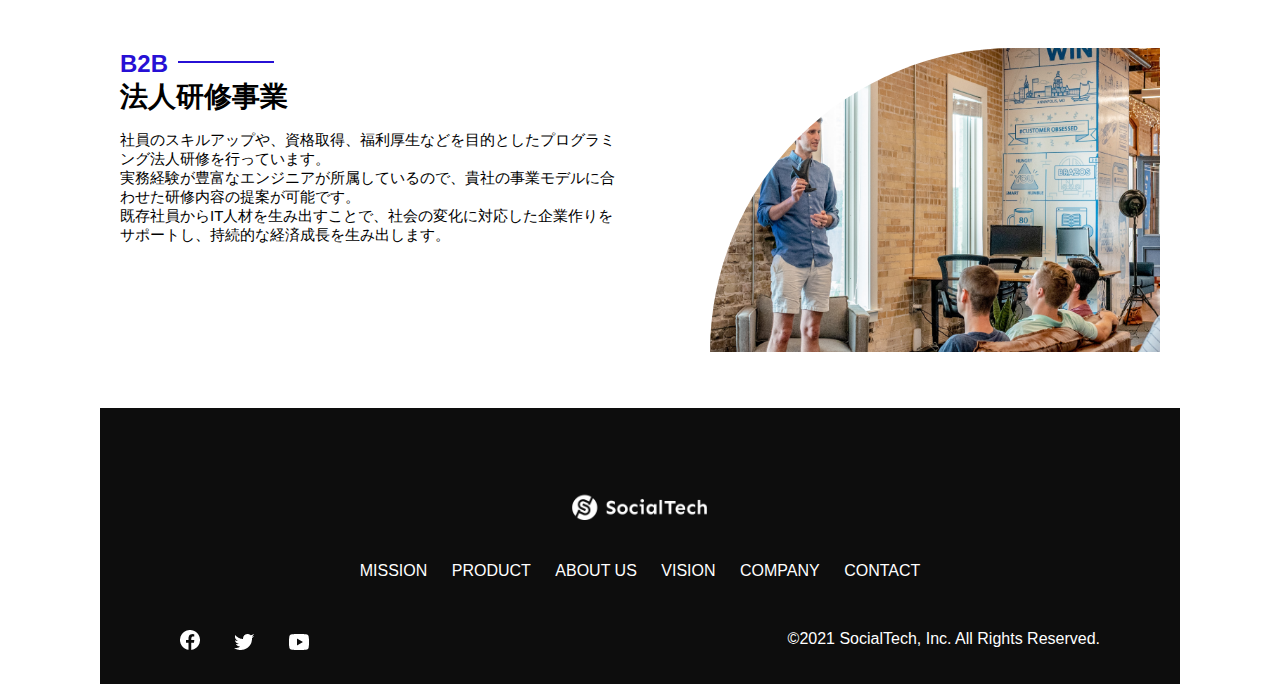
<file: kadai_tutorial_output/product.html>
<!DOCTYPE html>
<html lang="ja">
<head>
    <meta charset="UTF-8">
    <meta name="viewport" content="width=device-width, initial-scale=1.0">
    <meta name="description" content="SocialTechの4つのプロダクトを紹介します">
    <link rel="stylesheet" href="style.css">
    <title>SocialTech-PRODUCT プロダクト</title>
</head>

<body>
    <!--ヘッダー  -->
    <header>
        <!-- ロゴ -->
        <a href="index.html" id="logo"><img src="images/logo.png" alt="トップページに戻る"></a>
        <!-- PC用ナビゲーション -->
        <nav id="nav-pc">
            <a href="mission.html">MISSION</a>
            <a href="product.html">PRODUCT</a>
            <a href="index.html#aboutus">ABOUT US</a>
            <a href="index.html#vision">VISION</a>
            <a href="index.html#company">COMPANY</a>    
            <a href="index.html#contact">CONTACT</a>
        </nav>

        <!-- スマホ用メニューボタン -->
        <img id="menu-sp" src="images/button-menu.png" alt="ナビゲーションを開く" onclick="document.getElementById('nav-sp').style.display = 'block'">

        <!-- スマホ用ナビゲーション -->
        <nav id="nav-sp">
            <img id="close" src="images/button-close.png" alt="ナビゲーションを閉じる" onclick="document.getElementById('nav-sp').style.display = 'none'">
            <a id="logo-sp" href="index.html" onclick="document.getElementById('nav-sp').style.display = 'none'"><img 
            src="images/logo-sp.png" alt="トップページに戻る"></a>
            <a class="menu" href="mission.html" onclick="document.getElementById('nav-sp').style.display = 'none'">MISSION</a>
            <a class="menu" href="product.html" onclick="document.getElementById('nav-sp').style.display = 'none'">PRODUCT</a>
            <a class="menu" href="index.html#aboutus" onclick="document.getElementById('nav-sp').style.display = 'none'">ABOUTUS</a>
            <a class="menu" href="index.html#vision" onclick="document.getElementById('nav-sp').style.display = 'none'">VISION</a>
            <a class="menu" href="index.html#company" onclick="document.getElementById('nav-sp').style.display = 'none'">COMPANY</a>
            <a class="menu" href="index.html#contact" onclick="document.getElementById('nav-sp').style.display = 'none'">CONTACT</a>
            <div id="sns">
            <a href="https://www.facebook.com/sejuku2013"><img src="images/button-facebook.png" alt="Facebookのリンク"></a>
            <a href="https://twitter.com/samuraijuku"><img src="images/button-twitter.png" alt="Twitterのリンク"></a>
            <a href="https://www.youtube.com/channel/UCCFOQO5aDK0xXam4cUQXT8g"><img src="images/button-youtube.png" alt="YouTubeのリンク"></a>
            </div>
        </nav>
    </header>
    <main>
        <article>
            <section id="product-main">
                <div id="product-title">
                    <h1>PRODUCT</h1>
                    <span>プロダクト</span>
                    <div>TOP > PRODUCT</div>
                </div>
            </section>
            <section class="product-section1">
                <img src="images/product/product-mantoman.png" alt="PCでコードを書く男性">
                <div>
                    <h2 class="product-h2">MAN TO WORK</h2>
                    <h3 class="product-h3">プログラミング教育</h3>
                    <p>
                      013年より日本で唯一の専属講師によるマンツーマンのプログラミングレッスンを開始。AI/人工知能コース・エンジニア転職コース・ウェブデザインコースを開設し、ICT教育全般のマンツーマン指導で誰もが生産的で働きがいのある職に付けるサポートをしています。
                      私たちは、創業当初からプログラミングを教えるのみならず、人生を変える手助けがしたい。という想いを大切にしてきました。<br>ITに強くなりたい、エンジニアになりたい、アプリを作りたい。そんな方々の想いを一緒に叶えるスクールでありたい。と考えています。<br>小中高生や女性、障害者向けのプログラムも用意し、質の高いICT教育をみんなに届けることで、貧困や不平等が無くなる社会を目指します。
                    </p>
                </div>
            </section>
            <section class="product-section2">
                <div>
                    <h2 class="product-h2">MEDIA</h2>
                    <h3 class="product-h3">プログラミング学習メディア</h3>
                    <p>
                        015年より「SocialTech
                        Blog」としてオウンドメディアを設立し、2020年現在月間600万PVの日本最大級のプログラミング学習サイトへと成長しました。<br>新たにYouTubeチャンネルも開設し、無料で挫折せずにプログラミングを学べることを目指して、各チャネルで学習情報をやさしく発信。<br>独学でエンジニアを目指す人には無料で良質な記事や動画コンテンツを提供し、短期間でキャリアチェンジしたい人はマンツーマンレッスンを選択できるよう、各々の要望に合わせた学習機会を創出しています。
                    </p>
                </div>
                <img src="images/product/product-media.png" alt="スマートフォンを操作する人">
            </section>
            <section class="product-section1">
                <img src="images/product/product-career.png" alt="笑顔で話し合う2人の男性">
                <div>
                    <h2 class="product-h2">CAREER</h2>
                    <h3 class="product-h3">人材紹介事業</h3>
                    <p>
                    「誰もがエンジニアになれる」を叶えるため未経験からエンジニアへ転職するまでの全ての過程をサポートします。<br>エンジニア転職に特化した履歴書や職務経歴書の書き方、面接対策を行い、豊富な求人の中から最適なキャリア選択を支援。<br>転職希望者の目標に寄り添って強みやアピールポイントを整理し、転職活動を通して自身の成長を実感できるキャリア支援を行なっています。<br> 
                    </p>
                </div>
            </section>
            <section class="product-section2">
                <div>
                    <h2 class="product-h2">B2B</h2>
                    <h3 class="product-h3">法人研修事業</h3>
                    <p>
                     社員のスキルアップや、資格取得、福利厚生などを目的としたプログラミング法人研修を行っています。<br>実務経験が豊富なエンジニアが所属しているので、貴社の事業モデルに合わせた研修内容の提案が可能です。<br>既存社員からIT人材を生み出すことで、社会の変化に対応した企業作りをサポートし、持続的な経済成長を生み出します。 
                    </p>
                </div>
                <img src="images/product/product-b2b.png" alt="講演中の男性とそれを聴く人々">
            </section>
        </article>
        <footer>
            <div id="footer-logo">
            <img src="images/logo-sp.png" alt="SocialTech">
            </div>
            <div id="footer-link">
            <a href="mission.html">MISSION</a>
            <a href="product.html">PRODUCT</a>
            <a href="index.html#aboutus">ABOUT US</a>
            <a href="index.html#vision">VISION</a>
            <a href="index.html#company">COMPANY</a>
            <a href="index.html#contact">CONTACT</a>
            </div>
            <div id="sns-footer">
            <a href="https://www.facebook.com/sejuku2013"><img src="images/button-facebook.png" alt="Facebookのリンク"></a>
            <a href="https://twitter.com/samuraijuku"><img src="images/button-twitter.png" alt="Twitterのリンク"></a>
            <a href="https://www.youtube.com/channel/UCCFOQO5aDK0xXam4cUQXT8g"><img src="images/button-youtube.png" alt="Youtubeのリンク"></a>
            <span id="copyright">&copy;2021 SocialTech, Inc. All Rights Reserved.</span>
            </div>
        </footer>
    </main>
</body>
</html>
</file>
<file: kadai_012/style.css>
/* PC、スマホ共通スタイル */
body {
  font-family: "Source Sans Pro", "Hiragino Kaku Gothic ProN", Meiryo, Arial,
    sans-serif;
}

p {
  font-size: 15px;
}

/*================
PC用のスタイル 
=================*/
/* 横幅設定 */
body {
  max-width: 1080px;
  min-width: 960px;
  margin: 0 auto 0 auto;
}

/* ヘッダー */
header {
  display: flex;
  justify-content: space-between;
}

/* ナビゲーションのレイアウト */
#nav-pc {
  text-align: right;
  font-size: 14px;
  padding-top: 15px;
}

/* ナビゲーションのリンクの装飾設定 */
#nav-pc>a {
  text-decoration: none;
  margin-left: 20px;
}

#nav-pc>a:link {
  color: #0d0d0d;
}

#nav-pc>a:visited {
  color: #0d0d0d;
}

#nav-pc>a:hover {
  color: #0d0d0d;
  text-decoration: underline;
}

#nav-pc>a:active {
  color: #0d0d0d;
}

/* メインビジュアル*/
#main-visual {
  position: relative;
  height: 400px;
}

#main-message {
  position: absolute;
  top: 0;
  left: 0;
  background-color: #2710d5;
  color: #ffffff;
  border-radius: 0 0 476px 0;
  max-width: 620px;
  height: 100%;
  width: 100%;
  z-index: 11;
}

#main-message>h1 {
  font-size: 60px;
  font-weight: bold;
  margin: 100px 0 0 50px;
}

#main-message>p {
  font-size: 28px;
  margin: 0 0 0 50px;
}

#main-visual>img {
  max-width: 620px;
  border-radius: 476px 0 0 0;
  position: absolute;
  top: 0;
  right: 0;
  z-index: 10;
}

/* 見出し */
h2 {
  margin: 40px 0 0 0;
}

h2::after {
  content: url("images/line.png");
  margin-left: 10px;
}

h3 {
  font-size: 27px;
}

/* ミッション */
#mission {
  margin: 80px auto 80px auto;
  width: 100%;
}

#mission-flex {
  width: 100%;
  display: flex;
}

#mission-flex>div {
  width: 50%;
  margin: 20px;
}

#mission-photo {
  width: 100%;
}

#s2dgs {
  margin-top: 50px;
}

/* プロダクト */
#product {
  background-color: #fafafa;
  width: 100%;
  margin: 80px 0 80px 0;
  padding: 10px 40px 0px 40px;
}

/* 外枠 */
#product>div {
  margin-top: 40px;
  display: flex;
}

/* 左のカラム */
#product-left {
  width: 50%;
  margin-right: 20px;
}

/* 右のカラム */
#product-right {
  width: 50%;
  margin-left: 20px;
  margin-top: 80px;
}

/* 画像＋説明の枠 */
#product-left>div {
  position: relative;
  height: 480px;
  margin-right: 20px;
}

#product-right>div {
  position: relative;
  height: 480px;
  margin-left: 20px;
}

/* 画像 */
.product-photo {
  width: 100%;
}

/* 説明文の枠 */
.product-explain {
  background-color: #ffffff;
  position: absolute;
  left: 0;
  top: 280px;
  margin: 0 40px 0 40px;
  padding: 20px;
  box-shadow: 5px 5px 10px rgba(0, 0, 0, 0.05);
}

/* 説明文の英語 */
.product-explain>span {
  color: #2710d5;
  font-weight: bold;
  font-size: 16px;
  margin: 0;
}

/* 説明文の見出し */
.product-explain>h3 {
  margin: 5px 0 5px 0;
}

/* 説明文 */
.product-explain>p {
  margin: 0;
}

/* 「もっとみる」ボタン */
#product-more {
  margin: 0 auto -42px auto;
}

/* ABOUT US */
#aboutus {
  margin: 80px auto 80px auto;
}

/* 3つの組織文化と画像を入れる枠 */
#aboutus>div {
  display: flex;
}

/* 画像 */
.culture-img {
  width: 100%;
  align-self: flex-start;
}

.culture-img2 {
  margin-top: 50px;
  width: 100%;
}

/* 3つの組織文化の表 */
.culture-table {
  max-width: 500px;
  margin-right: 50px;
}

/* 番号 */
.culture-num {
  font-size: 80px;
  color: #2710d5;
  margin: 0 20px 0 0;
}

/* 組織文化英語 */
.culture-en {
  color: #2710d5;
  font-weight: bold;
  font-size: 24px;
  display: block;
}

/* 組織文化日本語 */
.culture-jp {
  font-size: 28px;
  font-weight: bold;
}

/* 説明文 */
.culture-description {
  margin: 0;
}

/* ビジョン */
#vision {
  margin: 80px auto 80px auto;
}

/* セクション内の外枠 */
#vision>div {
  width: 100%;
  display: flex;
  justify-content: space-between;
  flex-wrap: wrap;
}

/* 7つの行動指針の枠 */
.vision-box {
  width: 300px;
  height: 300px;
  margin-bottom: 30px;
  position: relative;
}

.vision-box>img {
  width: 100%;
  height: auto;
  position: absolute;
  top: 0;
  left: 0;
  z-index: 30;
}

.vision-box>span {
  position: absolute;
  top: 0;
  left: 0;
  z-index: 31;
  margin-right: 20px;
}

.vision-box>span>h4 {
  color: #2710d5;
  font-size: 19px;
  margin: 80px 0 0 0;
  Ï
}

.vision-box>span>h4::first-letter {
  font-size: 40px;
}

.vision-box>span>h5 {
  font-size: 20px;
  margin: 0 0 0 0;
}

.vision-box>span>p {
  margin: 10px 0 0 0;
}

/* 会社概要 */
#company {
  margin: 80px auto 80px auto;
}

#company-table {
  width: 100%;
}

.tableheader {
  text-align: left;
  padding: 20px;
  border-bottom-color: #2710d5;
  border-bottom-width: 1px;
  border-bottom-style: solid;
  width: 100px;
}

.tableheader-first {
  text-align: left;
  padding: 20px;
  border-bottom-color: #2710d5;
  border-bottom-width: 1px;
  border-bottom-style: solid;
  border-top-color: #2710d5;
  border-top-width: 1px;
  border-top-style: solid;
  width: 100px;
}

.cell {
  padding: 30px;
  border-bottom-color: #ececec;
  border-bottom-width: 1px;
  border-bottom-style: solid;
}

.cell-first {
  padding: 30px;
  border-bottom-color: #ececec;
  border-bottom-width: 1px;
  border-bottom-style: solid;
  border-top-color: #ececec;
  border-top-width: 1px;
  border-top-style: solid;
}

#company>iframe {
  width: 100%;
  height: 368px;
  margin-top: 40px;
}

/* お問い合わせ */
#contact {
  margin: 80px auto 80px auto;
}

/* 外枠 */
#contact>form>div {
  display: flex;
  flex-direction: row;
  flex-wrap: wrap;
  padding-bottom: 30px;
}

/* 左列の見出し */
.contact-heading {
  width: 240px;
  align-self: center;
}

/* 見出しのラベル */
.contact-label {
  font-weight: bold;
}

/* 必須 */
.contact-span {
  color: #ce2222;
  margin: 0 0 0 20px;
  font-weight: bold;
}

/* テキストボックス */
.contact-textbox {
  border-top: 0;
  border-left: 0;
  border-right: 0;
  border-bottom-width: 1px;
  border-bottom-color: #707070;
  border-bottom-style: solid;
  background-color: #fafafa;
  width: 400px;
  height: 56px;
}

/* お問い合わせ内容のテキストエリア */
.contact-textarea {
  border-top: 0;
  border-left: 0;
  border-right: 0;
  border-bottom-width: 1px;
  border-bottom-color: #707070;
  border-bottom-style: solid;
  background-color: #fafafa;
  width: 400px;
  height: 200px;
}

/* 個人情報の取り扱い */
details {
  width: 700px;
}

details>div {
  background-color: #fafafa;
  padding: 20px;
}

details>div>span {
  font-weight: bold;
}

/* フッター */
footer {
  background-color: #0d0d0d;
  text-align: center;
  padding: 80px 80px 30px 80px;
}

#footer-logo {
  margin-bottom: 30px;
}

#footer-link {
  margin-bottom: 50px;
}
#footer-link > a {
  text-decoration: none;
  margin: 10px;
}
#footer-link > a:link {
  color: #ffffff;
}
#footer-link > a:visited {
  color: #ffffff;
}
#footer-link > a:hover {
  color: #ffffff;
  text-decoration: underline;
}
#footer-link > a:active {
  color: #ffffff;
}

#sns-footer {
  text-align: left;
  width: 100%;
}

#sns-footer > a {
  margin-right: 30px;
}

#copyright {
  color: #ffffff;
  float: right;
}

/* CASES */
#cases {
  margin: auto 40px auto 40px;
  width: 100%;
}

ul {
  display: flex;
  list-style: none;
}

li {
  width: 33%;
  margin: 20px;
}

.case-card {
  background-color: #ffffff;
  min-height: 400px;
  box-shadow: 5px 5px 15px rgba(0,0,0,0.2);
}

.case-img {
  width: 100%;
}

.case-info {
  padding: 20px 10px 20px 10px;
}

.case-name {
  color: #2710d5;
}

.case-content {
  font-size: 14px;
}
</file>
<file: kadai_013/style.css>
/* PC、スマホ共通スタイル */
body {
  font-family: "Source Sans Pro", "Hiragino Kaku Gothic ProN", Meiryo, Arial,
    sans-serif;
}

p {
  font-size: 15px;
}

#main-visual>img {
  width: 100%;
}

/*================
PC用のスタイル 
=================*/
@media screen and (min-width: 768px) {

  /* 横幅設定 */
  body {
    max-width: 1080px;
    min-width: 960px;
    margin: 0 auto 0 auto;
  }

  /* ヘッダー */
  header {
    display: flex;
    justify-content: space-between;
  }

  /* ナビゲーションのレイアウト */
  #nav-pc {
    text-align: right;
    font-size: 14px;
    padding-top: 15px;
  }

  /* ナビゲーションのリンクの装飾設定 */
  #nav-pc>a {
    text-decoration: none;
    margin-left: 20px;
  }

  #nav-pc>a:link {
    color: #0d0d0d;
  }

  #nav-pc>a:visited {
    color: #0d0d0d;
  }

  #nav-pc>a:hover {
    color: #0d0d0d;
    text-decoration: underline;
  }

  #nav-pc>a:active {
    color: #0d0d0d;
  }

    #nav-sp {
    display: none;
  }
  #menu-sp {
    display: none;
  }

}

/* SP用のスタイル */
@media screen and (max-width: 767px) {
  body {
    min-width: 375px;
    margin: 0;
  }

  #nav-pc {
    display: none;
  }

  #menu-sp {
    float: right;
    padding: 0;
  }

  #nav-sp {
    background-color: #ce933e;
    position: absolute;
    left: 0;
    top: 0;
    height: 100%;
    width: 100%;
    display: none;
    z-index: 100;
  }

  #close {
    position: absolute;
    top: 20px;
    right: 20px;
  }

  #logo-sp {
    margin: 80px 0 30px 20px;
  }

  #nav-sp > a {
    display: block;
  }

  #nav-sp > a:link {
    color: #ffffff;
  }

  #nav-sp > a:visited {
    color: #ffffff;
  }

  #nav-sp > a:hover {
    color: #ffffff;
    text-decoration: underline;
  }

  #nav-sp > a:active {
    color: #ffffff;
  }

  #nav-sp > .menu {
    text-decoration: none;
    display: block;
    margin: auto 20px auto 20px;
    height: 44px;
    font-size: 16px;
    background-image: url("images/arrow.png");
    background-repeat: no-repeat;
    background-position: right top;
  }
}
</file>
<file: kadai_tutorial_output/style.css>
/* PC、スマホ共通スタイル */
body {
  font-family: "Source Sans Pro", "Hiragino Kaku Gothic ProN", Meiryo, Arial, sans-serif ;
}

p {
  font-size: 15px;
}

/* PC用のスタイル */
@media screen and (min-width: 768px) {
/* 横幅設定 */
  body {
    max-width: 1080px;
    min-width: 900px;
    margin: 0 auto 0 auto;
  }

  header {
    display: flex;
    justify-content: space-between;
  }

  #nav-pc {
    text-align: right;
    font-size: 14px;
    padding-top: 15px;
  }

  #nav-pc > a {
    text-decoration: none;
    margin-left: 20px;
  }

  #nav-pc > a:link {
    color: #0d0d0d;
  }

  #nav-pc > a:visited {
    color: #0d0d0d;
  }

  #nav-pc > a:hover {
    color: #0d0d0d;
    text-decoration: underline;
  }
  #nav-pc > a:active {
    color: #0d0d0d;
  }

  /* スマホ用ナビを非表示 */
  #nav-sp,
  #menu-sp {
    display: none;
  }
  

  #main-visual {
    position: relative;
    height: 400px;
  }

  #main-message {
    position: absolute;
    top: 0;
    left: 0;
    background-color: #2710d5;
    color: #ffffff;
    border-radius: 0 0 476px 0;
    max-width: 620px;
    height: 100%;
    width: 100%;
    z-index: 11;
  }

  #main-message > h1 {
    font-size: 60px;
    font-weight: bold;
    margin: 100px 0 0 50px;
  }

  #main-message > p {
    font-size: 28px;
    margin: 0 0 0 50px;
  }

  #main-visual > img {
    max-width: 620px;
    border-radius: 476px 0 0 0;
    position: absolute;
    top: 0;
    right: 0;
    z-index: 10;
  }

  /* 見出し */
  h2 {
    margin: 40px 0 0 0;
  }

  h2::after {
    content: url("images/line.png");
    margin-left: 10px;
  }

  h3 {
    font-size: 27px;
  }

  /* ミッション */
  #mission {
    margin: 80px auto 80px auto;
    width: 100%;
  }

  #mission-flex {
    width: 100%;
    display: flex;
  }

  #mission-flex > div {
    width: 50%;
    margin: 20px;
  }

  #mission-photo {
    width: 100%;
  }

  #s2dgs {
    margin-top: 50px;
    width: 100%;
  }

  /* プロダクト */
  #product {
    background-color: #fafafa;
    margin: 80px 0 80px 0;
    padding: 10px 40px 0px 40px;
  }

  /* 外枠 */
  #product > div {
    margin-top: 40px;
    display: flex;
  }

  /* 左のカラム */
  #product-left {
    width: 50%;
    margin-right: 20px;
  }

  /* 右のカラム */
  #product-right {
    width: 50%;
    margin-left: 20px;
    margin-top: 80px;
  }

  /* 画像＋説明の枠 */
  #product-left > div {
    position: relative;
    height: 480px;
    margin-right: 20px;
  }

  #product-right > div {
    position: relative;
    height: 480px;
    margin-right: 20px;
  }

  /* 画像 */
  .product-photo {
    width: 100%;
  }

  /* 説明文の枠 */
  .product-explain {
    background-color: #ffffff;
    position: absolute;
    left: 0;
    top: 280px;
    margin: 0 40px 0 40px;
    padding: 20px;
    box-shadow: 5px 5px 10px rgba(0, 0, 0, 0.05);
  }

  /* 説明文の英語 */
  .product-explain > span {
    color: #2710d5;
    font-weight: bold;
    font-size: 16px;
    margin: 0;
    }

  /* 説明文の見出し */
  .product-explain > h3 {
    font-size: 20px;
    margin: 5px 0 5px 0;
  }

  /* 説明文 */
  .product-explain > p {
    font-size: 14px;
    margin: 0;
  }

  /* 「もっとみる」 ボタン*/
  #product-more {
    margin: 0 auto -42px auto;
  }

  /* ABOUT US */
  #aboutus {
    margin: 80px auto 80px auto;
  }

  /* 3つの組織文化と画像を入れる枠 */
  #aboutus > div {
    display: flex;
  }

  /* 画像 */
  .culture-img {
    width: 100%;
    align-self: flex-start;
  }

  .culture-img2 {
    margin-top: 50px;
    width: 100%;
  }

  /* 3つの組織文化の表 */
  .culture-table {
    max-width: 500px;
    margin-right: 50px;
  }

  /* 番号 */
  .culture-num {
    font-size: 80px;
    color: #2710d5;
    margin: 0 20px 0 0;
  }

  /* 組織文化英語 */
  .culture-en {
    color: #2710d5;
    font-weight: bold;
    font-size: 24px;
    display: block;
  }

  /* 組織文化日本語 */
  .culture-jp {
    font-size: 28px;
    font-weight: bold;
  }

  /* 説明文 */
  .culture-description {
    margin: 0;
  }

  /* ビジョン */
  #vision {
    margin: 80px auto 80px auto;
  }

  /* セクション内の外枠 */
  #vision > div {
    width: 100%;
    display: flex;
    justify-content: space-between;
    flex-wrap: wrap;
  }

  /* 7つの行動原理 */
  .vision-box {
    width: 300px;
    height: 300px;
    margin-bottom: 30px;
    position: relative;
  }

  .vision-box > img {
    width: 100%;
    height: auto;
    position: absolute;
    top: 0;
    left: 0;
    z-index: 30;
  }

  .vision-box > span {
    position: absolute;
    top: 0;
    left: 0;
    z-index: 31;
    margin-right: 20px;
  }

  .vision-box > span > h4 {
    color: #2710d5;
    font-size: 19px;
    margin: 80px 0 0 0;
  }

  .vision-box > span > h4::first-letter {
    font-size: 40px;
  }

  .vision-box > span > h5 {
    font-size: 20px;
    margin: 0 0 0 0;
  }

  .vision-box > span > p {
    margin: 10px 0 0 0;
  }

  /* 会社概要 */
  #company {
    margin: 80px auto 80px auto;
  }

  #company-table {
    width: 100%;
  }

  .tableheader {
    text-align: left;
    padding: 20px;
    border-bottom-color: #2710d5;
    border-bottom-width: 1px;
    border-bottom-style: solid;
    width: 100px;
  }

  .tableheader-first {
    text-align: left;
    padding: 20px;
    border-bottom-color: #2710d5;
    border-bottom-width: 1px;
    border-bottom-style: solid;
    border-top-color: #2710d5;
    border-top-width: 1px;
    border-top-style: solid;
    width: 100px;
  }

  .cell {
    padding: 30px;
    border-bottom-color: #ececec;
    border-bottom-width: 1px;
    border-bottom-style: solid;
  }

  .cell-first {
    padding: 30px;
    border-bottom-color: #ececec;
    border-bottom-width: 1px;
    border-bottom-style: solid;
    border-top-color: #ececec;
    border-top-width: 1px;
    border-top-style: solid;
  }

  #company > iframe {
    width: 100%;
    height: 368px;
    margin-top: 40px;
  }
  /* お問い合わせ */
  #contact {
    margin: 80px auto 80px auto;
  }

  /* 外枠 */
  #contact > form > div {
    display: flex;
    flex-direction: row;
    flex-wrap: wrap;
    padding-bottom: 30px;
  }

  /* 左列の見出し */
  .contact-heading {
    width: 240px;
    align-self: center;
    }
  /* 見出しのラベル */
  .contact-label {
    font-weight: bold;
  }
  /* 必須 */
  .contact-span {
    color: #ce2222;
    margin: 0 0 0 20px;
    font-weight: bold;
  }

  /* テキストボックス */
  .contact-textbox {
    border-top: 0;
    border-left: 0;
    border-right: 0;
    border-bottom-width: 1px;
    border-bottom-color: #707070;
    border-bottom-style: solid;
    background-color: #fafafa;
    width: 400px;
    height: 56px;
  }
  /* お問い合わせ内容のテキストエリア */
  .contact-textarea {
    border-top: 0;
    border-left: 0;
    border-right: 0;
    border-bottom-width: 1px;
    border-bottom-color: #707070;
    border-bottom-style: solid;
    background-color: #fafafa;
    width: 400px;
    height: 200px;
  }

  /* 個人情報の取り扱い */
  details {
    width: 700px;
  }

  details > div {
    background-color: #fafafa;
    padding: 20px;
  }
  details > div > span {
    font-weight: bold;
  }

  /* フッター */
  footer {
    background-color: #0d0d0d;
    text-align: center;
    padding: 80px 80px 30px 80px;
  }

  #footer-logo {
    margin-bottom: 30px;
  }

  #footer-link {
    margin-bottom: 50px;
  }
  #footer-link > a {
    text-decoration: none;
    margin: 10px;
  }
  #footer-link > a:link {
    color: #ffffff;
  }
  #footer-link > a:visited {
    color: #ffffff;
  }
  #footer-link > a:hover {
    color: #ffffff;
    text-decoration: underline;
  }
  #footer-link > a:active {
    color: #ffffff;
  }

  #sns-footer {
    text-align: left;
    width: 100%;
  }

  #sns-footer > a {
    margin-right: 30px;
  }

  #copyright {
    color: #ffffff;
    float: right;
  }

  /* mission.html用のスタイル */
  /* ミッションのメインビジュアル */
#mission-main {
  height: 496px;
  width: 100%;
  background-image: url("images/mission/mission-main.png");
  background-repeat: no-repeat;
  background-position-y: center;
}

#mission-title {
  background-color: #2710d5;
  width: 368px;
  color: #ffffff;
  height: 496px;
  border-radius: 0 248px 248px 0;
  position: relative;
}

#mission-title > h1 {
  position: absolute;
  top: 0;
  left: 100px;
  font-size: 80px;
}

#mission-title > span {
  position: absolute;
  top: 200px;
  left: 100px;
  font-size: 26px;
}

#mission-title > div {
  position: absolute;
  top: 350px;
  left: 100px;
  font-size: 16px;
}

#mission-s2dgs {
  width: 100%;
  margin: 20px;
}

.mission-h2 {
  color: #2710d5;
  font-size: 40px;
}

.mission-h2::after { 
  content: none;
}

#mission-5goals {
  margin: 20px;
  display: flex;
}

#mission-5goals > div {
  flex-grow: 1;
  padding: 20px;
}

#mission-5goals > div > div {
  margin-bottom: 40px;
}

.fivegoals-image-right {
  float: right;
  margin: 20px;
}

.fivegoals-image-left {
  float: left;
  margin: 20px;
}

.fivegoals-number {
  color: #2710d5;
  font-size: 48px;
  margin: 0;
}

.fivegoals-p {
  margin: 0;
}

    /* プロダクトページ */
    #product-main {
      height: 496px;
      width: 100%;
      background-image: url("images/product/product-main.png");
      background-repeat: no-repeat;
      background-position-y: center;
    }

    #product-title {
      background-color: #2710d5;
      width: 368px;
      color: #ffffff;
      height: 496px;
      border-radius: 0 248px 248px 0;
      position: relative;
    }

    #product-title > h1 {
      position: absolute;
      top: 0;
      left: 100px;
      font-size: 80px;
    }

    #product-title > span {
      position: absolute;
      top: 200px;
      left: 100px;
      font-size: 26px;
    }

    #product-title > div {
      position: absolute;
      top: 350px;
      left: 100px;
      font-size: 16px;
    }

    /* セクション１ */
    .product-section1 {
      position: relative;
      margin: 20px;
      height: 340px;
    }

    .product-section1 > img {
      position: absolute;
      top: 0;
      left: 0;
      width: 450px;
      margin: 0 40px 30px 0;
      border-radius: 0 432px 0 0;
    }

    .product-section1 > div {
      position: absolute;
      top: 0;
      left: 480px;
    }

    /* セクション2 */
    .product-section2 {
      position: relative;
      margin: 20px;
      height: 340px;
    }

    .product-section2 > img {
      position: absolute;
      top: 0;
      right: 0;
      width: 450px;
      margin: 0 0 30px 40px;
      border-radius: 432px 0 0 0;
    }

    .product-section2 > div {
      width: 500px;
      position: absolute;
      top: 0;
      left: 0;
    }

    .product-h2 {
      color: #2710d5;
      font-size: 24px;
      margin: 0;
    }

    .product-h3 {
      font-size: 28px;
      margin: 0;
    }




}

/* スマートフォン用のスタイル */
@media screen and (max-width: 767px) {
  body {
    min-width: 375px;
    margin: 0;
  }

  /* PC用ナビゲーション非表示 */
  #nav-pc {  
    display: none;
  }

  /* ハンバーガーメニュー */
  #menu-sp {
    float: right;
    padding: 0;
  }

  /* スマホ用ナビゲーションの表示切替 */
  /* 初期状態、レイアウトと非表示設定 */
  #nav-sp {
    background-color: #2710d5;
    position: absolute;
    left: 0;
    top: 0;
    height: 100%;
    width: 100%;
    display: none;
    z-index: 100;
  }

  /* ×ボタン */
  #close {
    position: absolute;
    top: 20px;
    right: 20px;
  }

  /* ナビゲーションメニュー用ロゴ */
  #logo-sp {
    margin: 80px 0 30px 20px;
  }

  /* ナビゲーションのリンクの装飾設定 */
  #nav-sp > a {
    display: block;
  }
  #nav-sp > a:link {
    color: #ffffff;
  }
  #nav-sp > a:visited {
    color: #ffffff;
  }
  #nav-sp > a:hover {
    color: #ffffff;
    text-decoration: underline;
  }
  #nav-sp > a:active {
    color: #ffffff;
  }
  #nav-sp > .menu {
    text-decoration: none;
    display: block;
    margin: 0 20px 0 20px;
    height: 44px;
    font-size: 16px;
    background-image: url("images/arrow.png");
    background-repeat: no-repeat;
    background-position: right top;
  }
  #sns {
    position: absolute;
    bottom: 20px;
    left: 20px;
  }
  #sns > a {
    margin-right: 30px;
  }

  /* メインビジュアル */
  #main-visual {
    position: relative;
    height: 470px;
    width: 100%;
    overflow: hidden;
  }
  #main-visual > div {
    position: absolute;
    top: 0;
    left: 0;
    background-color: #2710d5;
    color: white;
    border-radius: 0 0 476px 0;
    text-align: center;
    height: 280px;
    width: 100%;
    z-index: 11;
  }
  #main-visual > div > h1 {
    font-size: 28px;
    margin: 90px 0 0 0;
  }
  #main-visual > div > p {
    margin: 0;
  }

  #main-visual > img {
    width: 100%;
    border-radius: 476px 0 0 0;
    z-index: 10;
    position: absolute;
    bottom: 0;
    right: 0;
  }

  /* 見出し */
  h2::after {
    content: url("images/line.png");
    margin-left: 10px;
  }

  h3 {
    font-size: 24px;
    margin: 10px 0 0 0;
  }

  /* ミッション */
  #mission {
    margin: 20px;
  }

  #mission-photo {
    width: 100%;
  }

  #s2dgs {
    width: 100%;
  }

  /* プロダクト */
  #product {
    background-color: #fafafa;
    padding-top: 10px;
  }

  #product h2 {
    margin-left: 20px;
  }

  /* 外枠 */
  /* 左右のカラム　スマホでは立て並び */
  #product-left, #product-right {
    margin-right: 20px;
    margin-left: 20px;
  }

  /* 画像+説明の枠 */
  #product-left > div, #product-right > div {
    position: relative;
    height: 540px;
  }

  /* 説明文の枠 */
  .product-explain {
    background-color: #ffffff;
    position: absolute;
    left: 0;
    bottom: 50px;
    padding: 20px;
    box-shadow: 5px 5px 10px rgba(0, 0, 0, 0.05);
  }

  .product-explain > span {
    color: #2710d5;
    font-weight: bold;
    font-size: 16px;
    margin: 0px;
  }

  .product-explain > h3 {
    margin: 10px 0 10px 0;
  }

  /* 画像 */
  .product-photo {
    width: 100%;
  }

  #product-more > img {
    margin: 0 0 -42px 20px;
  }

  /* ABOUT US */
  #aboutus {
    margin: 80px 20px 80px 20px;
  }

  #aboutus > div {
    display: flex;
    flex-direction: column;
  }

  .culture-table {
    width: 100%;
    padding-right: 20px;
    order: 2;
  }

  .culture-img {
    width: 100%;
    order: 1;
  }

  .culture-img2 {
    width: 100%;
  }

  .culture-num {
    font-size: 80px;
    color: #2710d5;
  }

  .culture-en {
    color: #2710d5;
    font-weight: bold;
    font-size: 24px;
    display: block;
  }

  .culture-jp {
    display: block;
  }

  .culture-description {
    margin: 0;
  }

  /* ビジョン */
  #vision {
    margin: 80px 20px 80px  20px;
  }

  .vision-box {
    width: 300px;
    height: 300px;
    margin-bottom: 30px;
    position: relative;
  }

  .vision-box > img {
    width: 100%;
    height: auto;
    position: absolute;
    top: 0;
    left: 0;
    z-index: 30;
  }

  .vision-box > span {
    position: absolute;
    top: 0;
    left: 0;
    z-index: 31;
    margin-right: 20px;
  }

  .vision-box > span > h4 {
    color: #2710d5;
    font-size: 19px;
    margin: 60px 0 0 0;
  }

  .vision-box > span > h5 {
    font-size: 20px;
    margin: 0 0 0 0;
  }

  .vision-box > span > p {
    margin: 10px 0 0 0;
  }

  /* 会社概要 */
  #company {
  margin: 0 20px 0 20px;
  }

  #company > h3 {
    margin-bottom: 20px;
  }

  #company > table {
    width: 100%;
  }

  .tableheader-first {
    text-align: left;
    padding: 20px;
    border-bottom-color: #2710d5;
    border-bottom-width: 1px;
    border-bottom-style: solid;
    border-top-color: #2710d5;
    border-top-width: 1px;
    border-top-style: solid;
    width: 50px;
  }

  .tableheader {
    text-align: left;
    padding: 20px;
    border-bottom-color: #2710d5;
    border-bottom-width: 1px;
    border-bottom-style: solid;
  }

  .cell {
    padding: 20px;
    border-bottom-color: #ececec;
    border-bottom-width: 1px;
    border-bottom-style: solid;
  }

  .cell-first {
    padding: 20px;
    border-bottom-color: #ececec;
    border-bottom-width: 1px;
    border-bottom-style: solid;
    border-top-color: #ececec;
    border-top-width: 1px;
    border-top-style: solid;
  }

  #company > iframe {
    width: 100%;
    height: 240px;
    margin: 40px 0 0 0;
  }

  /* お問い合わせ */
  #contact {
    margin: 80px 20px 80px 20px;
  }

  #contact > h3 {
    margin-bottom: 20px;
  }

  #contact > form > div {
    margin-bottom: 20px;
  }

  .contact-heading {
    margin-bottom: 20px;
  }

  /* ラベル */
  .contact-label {
    font-weight: bold;
  }

  /* 必須 */
  .contact-span {
    color: #ce2222;
    margin: 0 0 0 20px;
    font-weight: bold;
  }

  .contact-textbox {
    height: 56px;
    border-top: 0;
    border-left: 0;
    border-right: 0;
    background-color: #fafafa;
    border-bottom-color: #707070;
    border-bottom-width: 1px;
    border-style: solid;
    min-width: 300px;
    width: 100%;
  }

  .contact-textarea {
    height: 150px;
    border-top: 0;
    border-left: 0;
    border-right: 0;
    background-color: #fafafa;
    width: 100%;
  }

  .radiobutton {
    margin-bottom: 20px;
  }

  .radiobutton + label::after {
    content: "\A";
    white-space: pre;
  }

  /* フッター */
  footer {
    background-color: #0d0d0d;
    padding: 30px 20px 50px 20px;
  }

  #footer-logo  {
    margin-bottom: 30px;
  }

  #footer link {
    margin-bottom: 50px;
    }
    #footer-link > a { 
      text-decoration: none;
      margin: 0 20px 30px 0;
      display: block;
      background-image: url("images/arrow.png");
      background-repeat: no-repeat;
      background-position: right top;
    }

    #footer-link > a:link {
      color: #ffffff;
    }
    #footer-link > a:visited {
      color: #ffffff;
    }
    #footer-link > a:hover {
      color: #ffffff;
      text-decoration: underline;
    }
    #footer-link > a:active {
      color: #ffffff;
    }

    #sns-footer > a {
      margin-right: 30px;
    }

    #copyright {
      font-size: 12px;
      display: block;
      margin-top: 30px;
      color: #ffffff;
    }

    /* missio.html用スタイル */
    /* ミッションのメインビジュアル */
    #mission-main {
      height: 256px;
      width: 100%;
      background-image: url("images/mission/mission-main.png");
      background-repeat: no-repeat;
      background-position-y: center;
      background-size: auto 208px;
    }

    #mission-title {
      background-color: #2710d5;
      width: 136px;
      color: #ffffff;
      height: 256px;
      border-radius: 0 248px 248px 0;
      position: relative;
    }

    #mission-title > h1 {
      position: absolute;
      top: 0;
      left: 20px;
      font-size: 40px;
    }

    #mission-title > span {
      position: absolute;
      top: 110px;
      left: 20px;
      font-size: 18px;
    }

    #mission-title > div {
      position: absolute;
      top: 180px;
      left: 20px;
      font-size: 13px;
    }

    /* ミッションページ　S2DGSの設定 */
    #mission-s2dgs {
      margin: 20px;
    }

    .mission-h2 {
      color: #2710d5;
      font-size: 38px;
      margin: 0;
    }

    .mission-h2::after {
      content: none;
    }

    .mission-s2dgs > img {
      width: 100%;
    }

    /* ミッションページ　5Goalsの設定 */
    #mission-5goals {
      margin: 20px;
    }

    #mission-5goals > div > div {
      margin-bottom: 40px;
    }

    #s2dgs-image {
      width: 100%;
    }

    .fivegoals-image-right {
      margin: 20px auto 20px auto;
      display: block;
    }

    .fivegoals-image-left {
      margin: 20px auto 20px auto;
      display: block;
    }

    .fivegoals-number {
      color: #2710d5;
      font-size: 48px;
      margin: 0;
    }

    .fivegoals-h3 {
      font-size: 28px;
      margin: 0;
    }

    .fivegoals-p {
      margin: 0;
    }

    /* プロダクトページ */
    #product-main {
      height: 256px;
      width: 100%;
      background-image: url("images/product/product-main.png");
      background-repeat: no-repeat;
      background-position-y: center;
      background-size: auto 208px;
    }

    #product-title {
      background-color: #2710d5;
      width: 136px;
      color: #ffffff;
      height: 256px;
      border-radius: 0 248px 248px 0;
      position: relative;
    }

    #product-title > h1 {
      position: absolute;
      top: 0;
      left: 20px;
      font-size: 40px;
    }

    #product-title > span {
      position: absolute;
      top: 110px;
      left: 20px;
      font-size: 18px;
    }

    #product-title > div {
      position: absolute;
      top: 180px;
      left: 20px;
      font-size: 13px;
    }

    .product-section1 {
      margin: 20px;
    }

    .product-section1 > img {
      width: 100%;
      border-radius: 0 300px 0 0;
    }

    .product-section2 {
      margin: 20px;
      display: flex;
      flex-direction: column;
    }

    .product-section2 > img {
      order: 1;
      width: 100%;
      border-radius: 300px 0 0 0;
    }

    .product-section2 > div {
      order: 2;
    }

    .product-h2 {
      color: #2710d5;
      font-size: 24px;
      margin: 0;
    }

    .product-h3 {
      font-size: 28px;
      margin: 0;
    }


  }
</file>
<file: portfolio1/CSS/style.css>
/* PC用のスタイル */
body {
    font-family: 'Noto Sans JP', sans-serif;
}

.header {
    display: flex;
    justify-content: space-between;
    align-items: center;
    max-width: 960px;
    margin-left: auto;
    margin-right: auto;
}

.nav-pc-menu {
    display: flex;
}

.nav-pc-menu li {
    list-style: none;
    font-size: 32px;
    font-weight: bold;
}

/* 最初のタグには影響なくその隣接するタグにCSSがあたる */
.nav-pc-menu li + li {
    margin-left: 20px;
}
.nav-pc-menu li a {
    text-decoration: none;
    color: #000;
}

h1 {
    border: 1px solid #000;
    padding: 10px 20px;
    margin-left: 20px;
}



#nav-pc {
    padding: 10px;
    margin-right: 20px;
    }

.myprofile {
    padding: 10px 20px;
    border: 1px solid #000;
}

.about {
    padding: 5px;
    padding-left: 300px;
}
.work {
    padding: 5px;
    padding-left: 50px;
 }

#camera {
    display: flex;
    justify-content: center;
    width: 960px;
    height: 400px;
    max-width: 960px;
    margin-left: auto;
    margin-right: auto;
    /* position: absolute;
    top: 109px;
    margin-bottom: 20px; */
}

#About-main {
    width: 960px;
    height: 400px;
    max-width: 960px;
    margin-left: auto;
    margin-right: auto;
}

.About {
    font-size: 34px;
    width: 104px;
    height: 46px;
    margin-left: auto;
    margin-right: auto;
    padding: 10px 60px;
    /* position: absolute;
    top: 559px;
    left: 428px;
    margin: 0 auto; */
    }

.About-content {
    display: flex;
    justify-content: center;
    align-items: center;
}
    

#kazuki {
    width: 292px;
    height: 292px;
    /* position: absolute;
    top: 631px;
    left: 171px; */
    border-radius: 500px;
    }

    .kazuki-profile {
        padding: 0 0 0 40px;
    }

.asahina {
    /* width: 183px;
    height: 33px; */
    font-size: 24px;
    font-weight: 700;
    /* 行間の高さ */
    line-height: normal;
    color: #000;
    /* position: absolute;
    top: 627px;
    left: 354px; */
    }

.intoroduce {
    width: 405px;
    height: 100px;
    font-weight: 400;
    font-size: 18px;
    line-height: normal;
      /* position: absolute;
    top: 673px;
    left: 354px; */

}


#Works-main {
    max-width: 960px;
    margin-left: auto;
    margin-right: auto;
    margin-bottom: 0;
    width: 960px;
    height: 400px;
    /* position: absolute;
    top: 817px;
    left: 193px; */
}

.works {

    width: 104px;
    height: 46px;
    font-weight: 700;
    font-size: 34px;
    line-height: normal;
    margin-left: auto;
    margin-right: auto;
    margin-bottom: 0;
    padding: 20px 0 20px;

    /* position: relative;
    margin: 0 auto; */
    
        
}

.Works {
    display: flex;
    justify-content: center;
    margin-top: 0;
   
}

.Works li {
    list-style: none;
}


.pic-works {
    width: 200px;
    margin: 12px;
}

.sight {
    width: 200px;
    text-align: center;
    font-size: 20px;
}


footer {
    display: block;
    max-width: 960px;
    margin-left: auto;
    margin-right: auto;
    font-size: 18px;
    width: 577px;
    height: 46px;
    text-align: center;
    padding: 40px 0 40px;
    margin-bottom: 20px;
}



@media screen and (max-width: 768px) {
    #Works-main {
        height: 100%;
        
    }
    .Works {
        display: block;
        text-align: center;
        
     

}
    .pic-works {
        width: 600px;
        margin-left: auto;
        margin-right: auto;
    }

    .sight {
        white-space: nowrap;
    }

    footer {
        width: 960px;
        height: 20px;
        margin-left: auto;
        margin-right: auto;
        margin-top: 10px;
    }
 }
</file>
<file: socialtech/style.css>
body {
  font-family: "Source Sans Pro", "Hiragino Kaku Gothic ProN", Meiryo, Arial, sans-serif ;
}

p {
  font-size: 15px;
}

body {
  max-width: 1080px;
  min-width: 960px;
  margin: 0 auto 0 auto;
}

header {
  display: flex;
  justify-content: space-between;
}

#nav-pc {
  text-align: right;
  font-size: 14px;
  padding-top: 15px;
}

#nav-pc > a {
  text-decoration: none;
  margin-left: 20px;
}

#nav-pc > a:link {
  color: #0d0d0d;
}

#nav-pc > a:visited {
  color: #0d0d0d;
}

#nav-pc > a:hover {
  color: #0d0d0d;
  text-decoration: underline;
}
#nav-pc > a:active {
  color: #0d0d0d;
}

#main-visual {
  position: relative;
  height: 400px;
}

#main-message {
  position: absolute;
  top: 0;
  left: 0;
  background-color: #2710d5;
  color: #ffffff;
  border-radius: 0 0 476px 0;
  max-width: 620px;
  height: 100%;
  width: 100%;
  z-index: 11;
}

#main-message > h1 {
  font-size: 60px;
  font-weight: bold;
  margin: 100px 0 0 50px;
}

#main-message > p {
  font-size: 28px;
  margin: 0 0 0 50px;
}

#main-visual > img {
  max-width: 620px;
  border-radius: 476px 0 0 0;
  position: absolute;
  top: 0;
  right: 0;
  z-index: 10;
}

/* 見出し */
h2 {
  margin: 40px 0 0 0;
}

h2::after {
  content: url(images/line.png);
  margin-left: 10px;
}

h3 {
  font-size: 27px;
}

/* ミッション */
#mission {
  margin: 80px auto 80px auto;
  width: 100%;
}

#mission-flex {
  width: 100%;
  display: flex;
}

#mission-flex > div {
  width: 50%;
  margin: 20px;
}

#mission-photo {
  width: 100%;
}

#s2dgs {
  margin-top: 50px;
  width: 100%;
}

/* プロダクト */
#product {
  background-color: #fafafa;
  margin: 80px 0 80px 0;
  padding: 10px 40px 0px 40px;
}

/* 外枠 */
#product > div {
  margin-top: 40px;
  display: flex;
}

/* 左のカラム */
#product-left {
  width: 50%;
  margin-right: 20px;
}

/* 右のカラム */
#product-right {
  width: 50%;
  margin-left: 20px;
  margin-top: 80px;
}

/* 画像＋説明の枠 */
#product-left > div {
  position: relative;
  height: 480px;
  margin-right: 20px;
}

#product-right > div {
 position: relative;
 height: 480px;
 margin-left: 20px;
}

/* 画像 */
.product-photo {
  width: 100%;
}

/* 説明文の枠 */
.product-explain {
  background-color: #ffffff;
  position: absolute;
  left: 0;
  top: 280px;
  margin: 0 40px 0 40px;
  padding: 20px;
  box-shadow: 5px 5px 10px rgba(0, 0, 0, 0.05);
}

/* 説明文の英語 */
.product-explain > span {
  color: #2710d5;
  font-weight: bold;
  font-size: 16px;
  margin: 0
  }

/* 説明文の見出し */
.product-explain > h3 {
  font-size: 20px;
  margin: 5px 0 5px 0;
}

/* 説明文 */
.product-explain > p {
  font-size: 14px;
  margin: 0;
}

/* 「もっとみる」 ボタン*/
#product-more {
  margin: 0 auto -42px auto;
}

/* ABOUT US */
#aboutus {
  margin: 80px auto 80px auto;
}

/* 3つの組織文化と画像を入れる枠 */
#aboutus > div {
  display: flex;
}

/* 画像 */
.culture-img {
  width: 100%;
  align-self: flex-start;
}

.culture-img2 {
  margin-top: 50px;
  width: 100%;
}

/* 3つの組織文化の表 */
.cultuer-table {
  max-width: 500px;
  margin-right: 50px;
}

/* 番号 */
.culture-num {
  font-size: 80px;
  color: #2710d5;
  margin: 0 20px 0 0;
}

/* 組織文化英語 */
.cultuer-en {
  color: #2710d5;
  font-weight: bold;
  font-size: 24px;
  display: block;
}

/* 組織文化日本語 */
.culture-jp {
  font-size: 28px;
  font-weight: bold;
}

/* 説明文 */
.culture-description {
  margin: 0;
}

/* ビジョン */
#vision {
  margin: 80px auto 80px auto;
}

/* セクション内の外枠 */
#vision > div {
  width: 100%;
  display: flex;
  justify-content: space-between;
  flex-wrap: wrap;
}

/* 7つの行動原理 */
.vision-box {
  width: 300px;
  height: 300px;
  margin-bottom: 30px;
  position: relative;
}

.vision-box > img {
  width: 100%;
  height: auto;
  position: absolute;
  top: 0;
  left: 0;
  z-index: 30;
}

.vision-box > span {
  position: absolute;
  top: 0;
  left: 0;
  z-index: 31;
  margin-right: 20px;
}

.vision-box > span > h4 {
  color: #2710d5;
  font-size: 19px;
  margin: 80px 0 0 0;
}

.vision-box > span > h4::first-letter {
  font-size: 40px;
}

.vision-box > span > h5 {
  font-size: 20px;
  margin: 0 0 0 0;
}

.vision-box > span > p {
  margin: 10px 0 0 0;
}

/* 会社概要 */
#company {
  margin: 80px auto 80px auto;
}

#company-table {
  width: 100%;
}

.tableheader {
  text-align: left;
  padding: 20px;
  border-bottom-color: #2710d5;
  border-bottom-width: 1px;
  border-bottom-style: solid;
  width: 100px;
}

.tableheader-first {
  text-align: left;
  padding: 20px;
  border-bottom-color: #2710d5;
  border-bottom-width: 1px;
  border-bottom-style: solid;
  border-top-color: #2710d5;
  border-top-width: 1px;
  border-top-style: solid;
  width: 100px;
}

.cell {
  padding: 30px;
  border-bottom-color: #ececec;
  border-bottom-width: 1px;
  border-bottom-style: solid;
}

.cell-first {
  padding: 30px;
  border-bottom-color: #ececec;
  border-bottom-width: 1px;
  border-bottom-style: solid;
  border-top-color: #ececec;
  border-top-width: 1px;
  border-top-style: solid;
}

#company > iframe {
  width: 100%;
  height: 368px;
  margin-top: 40px;
}
/* お問い合わせ */
#contact {
  margin: 80px auto 80px auto;
}

/* 外枠 */
#contact > form > div {
  display: flex;
  flex-direction: row;
  flex-wrap: wrap;
  padding-bottom: 30px;
}

/* 左列の見出し */
.contact-heading {
  width: 240px;
  align-self: center;
  }
/* 見出しのラベル */
.contact-labe {
 font-weight: bold;
}
/* 必須 */
.contact-span {
  color: #ce2222;
  margin: 0 0 0 20px;
  font-weight: bold;
}

/* テキストボックス */
.contact-textbox {
  border-top: 0;
  border-left: 0;
  border-right: 0;
  border-bottom-width: 1px;
  border-bottom-color: #707070;
  border-bottom-style: solid;
  background-color: #fafafa;
  width: 400px;
  height: 56px;
}
/* お問い合わせ内容のテキストエリア */
.contact-textarea {
  border-top: 0;
  border-left: 0;
  border-right: 0;
  border-bottom-width: 1px;
  border-bottom-color: #707070;
  border-bottom-style: solid;
  background-color: #fafafa;
  width: 400px;
  height: 200px;
}

/* 個人情報の取り扱い */
details {
  width: 700px;
}

details > div {
  background-color: #fafafa;
  padding: 20px;
}
details > div > span {
  font-weight: bold;
}

/* フッター */
footer {
  background-color: #0d0d0d;
  text-align: center;
  padding: 80px 80px 30px 80px;
}

#footr-logo {
  margin-bottom: 30px;
}

#footer-link {
  margin-bottom: 50px;
}
#footer-link > a {
  text-decoration: none;
  margin: 10px;
}
footer-link > a:link {
  color: #ffffff;
}
#footer-link > a:visited {
  color: #ffffff;
}
#footer-link > a:hover {
  color: #ffffff;
  text-decoration: underline;
}
footer-link > a:active {
  color: #ffffff;
}

#sns-footer {
  text-align: left;
  width: 100%;
}

#sns-footer > a {
  margin-right: 30px;
}

#copyright {
  color: #ffffff;
  float: right;
}
</file>
<file: kadai_006/weather.css>
.heading {
  color: #ff0000;
}
</file>
<file: kadai_014/style.css>
body {
  font-family: "Arial", "Meiryo", sans-serif
}
#google-fonts {
  font-family: "Josefin Sans", sans-serif;
  font-size: 2rem;
}
html {
  font-size: 20px;
  text-align: center;
}
.M {
  color: skyblue;
}
.P {
  color: rgb(255,192,203);
}
h1 {
  letter-spacing:  1.2rem;
  text-shadow: 2px 2px 4px gray;
  border-bottom: solid 3px rgb(115, 115, 114);
}
#basic>p {
  font-weight: bold;
}
</file>
<file: kadai_018/style.css>
#top {
  width: 800px;
  background-color: #dcc9f4;
  padding-top: 20px;  
  padding-bottom: 20px;
  margin: auto;
  text-align: center;
   }
p {
  display: inline-block;
  width: 20%;
  background-color: #ffd9df;
  margin: auto;
}
#middle {
  position: relative;
  width: 800px;
  height: 800px;
  padding-top: 20px;
  padding-bottom: 20px;   
  background-color: #ffd9df;
  margin: auto;
}
#middle-child01 {
  width: 200px;
  height: 200px;
  background-color: #87ceeb;
  position: absolute; 
  top: 100px;
  left: 100px;
}

#middle-child02 {
  width: 200px;
  height: 200px;
  background-color: #87ceeb;
  position: absolute; 
  top: 300px;
  left: 300px;
}
#middle-child03 {
  width: 200px;
  height: 200px;
  background-color: #87ceeb;
  position: absolute; 
  top: 500px;
  left: 500px;
}
#bottom {
  width: 800px;
  height: 300px;
  margin: auto;
  background-color: #87dcf0;
}
#bottom-child01 {
  position: relative;
  width: 400px;
  height: 100px;
  background-color: #e5dcf0;

}
#bottom-child02 {
  width: 400px;
  height: 100px;
  background-color: #e5dcf0;
  position: relative;
  left: 200px;
}
#bottom-child03 {
  width: 400px;
  height: 100px;
  background-color: #e5dcf0;
  position: relative;
  left: 400px;

}
</file>
<file: kadai_022/style.css>
header {
    margin-bottom: 20px;
    background-color: rgb(244,79,79);
    text-align: center;
}
main {
    margin: 10px;
}
#parent {
    display: flex;
    justify-content: space-between;
}
.contents {
    border: 3px solid rgb(238, 204, 204);
    flex-basis: 25%;
    padding: 10px 15px;
    margin: 20px 0;
    text-align: center;
}
h2 {
    font-size: 25px;
    border-bottom: 3px dotted rgb(236, 122, 122);
}
h2::before {
    content: "●";
    color: rgb(239, 111,139);
}
.contents p:nth-of-type(2)::first-letter {
    font-weight: bold;
    color: rgb(97, 206, 249);
}
.contents img {
    margin: 10px 0;
    width: 70%;
}
h1::first-line {
    margin: 0;
    color: rgb(255, 255, 255);
}
p {
    margin: 0;
}
body {
    margin: 0;
}
footer {
    background-color: rgb(244, 79, 79);
    text-align: center;
}
a:hover {
    color: rgb(245, 178, 168);
}
a:visited {
    color: rgb(193, 234, 251);
}
@media screen and (max-width: 768px) {
    h2 {
        font-size: 30px;
        }
    p {
        font-size: 25px;
    }
    #parent {
        display: flex;
        flex-direction: column;
    }
    }
</file>
